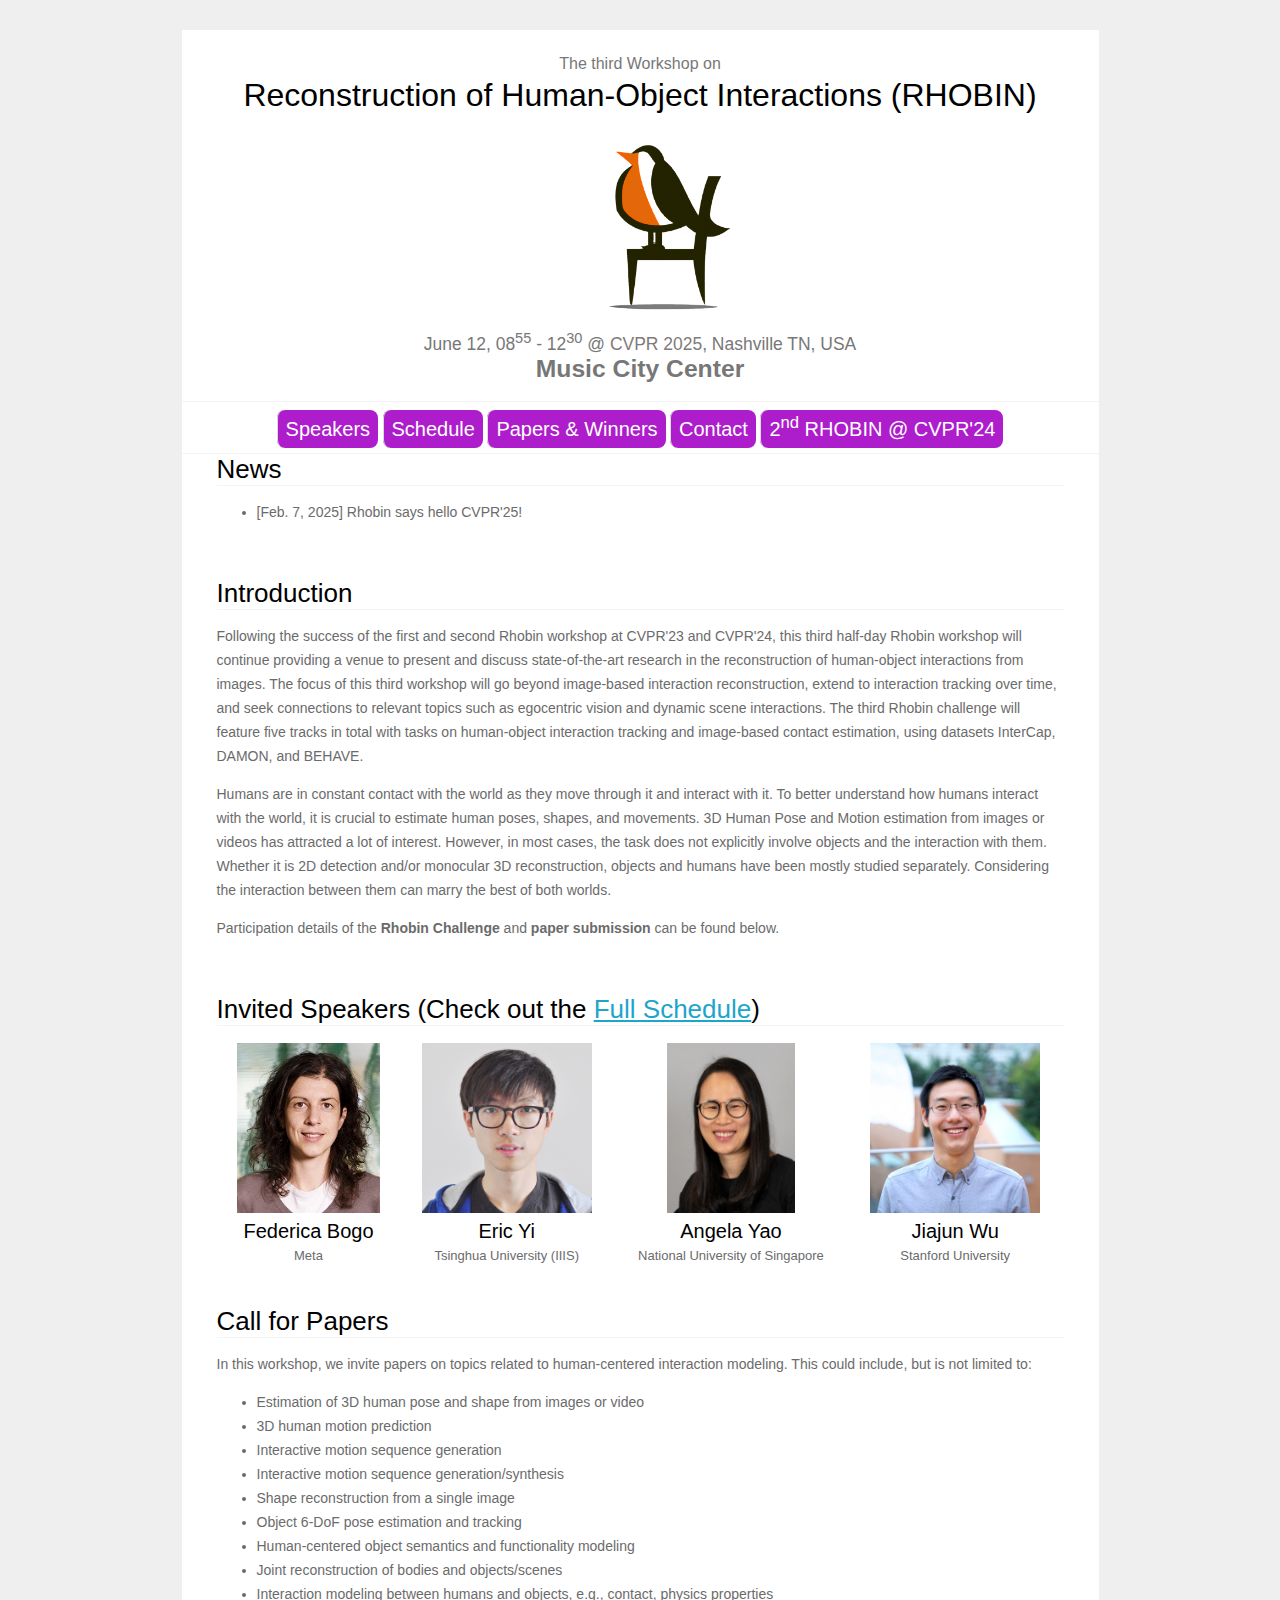
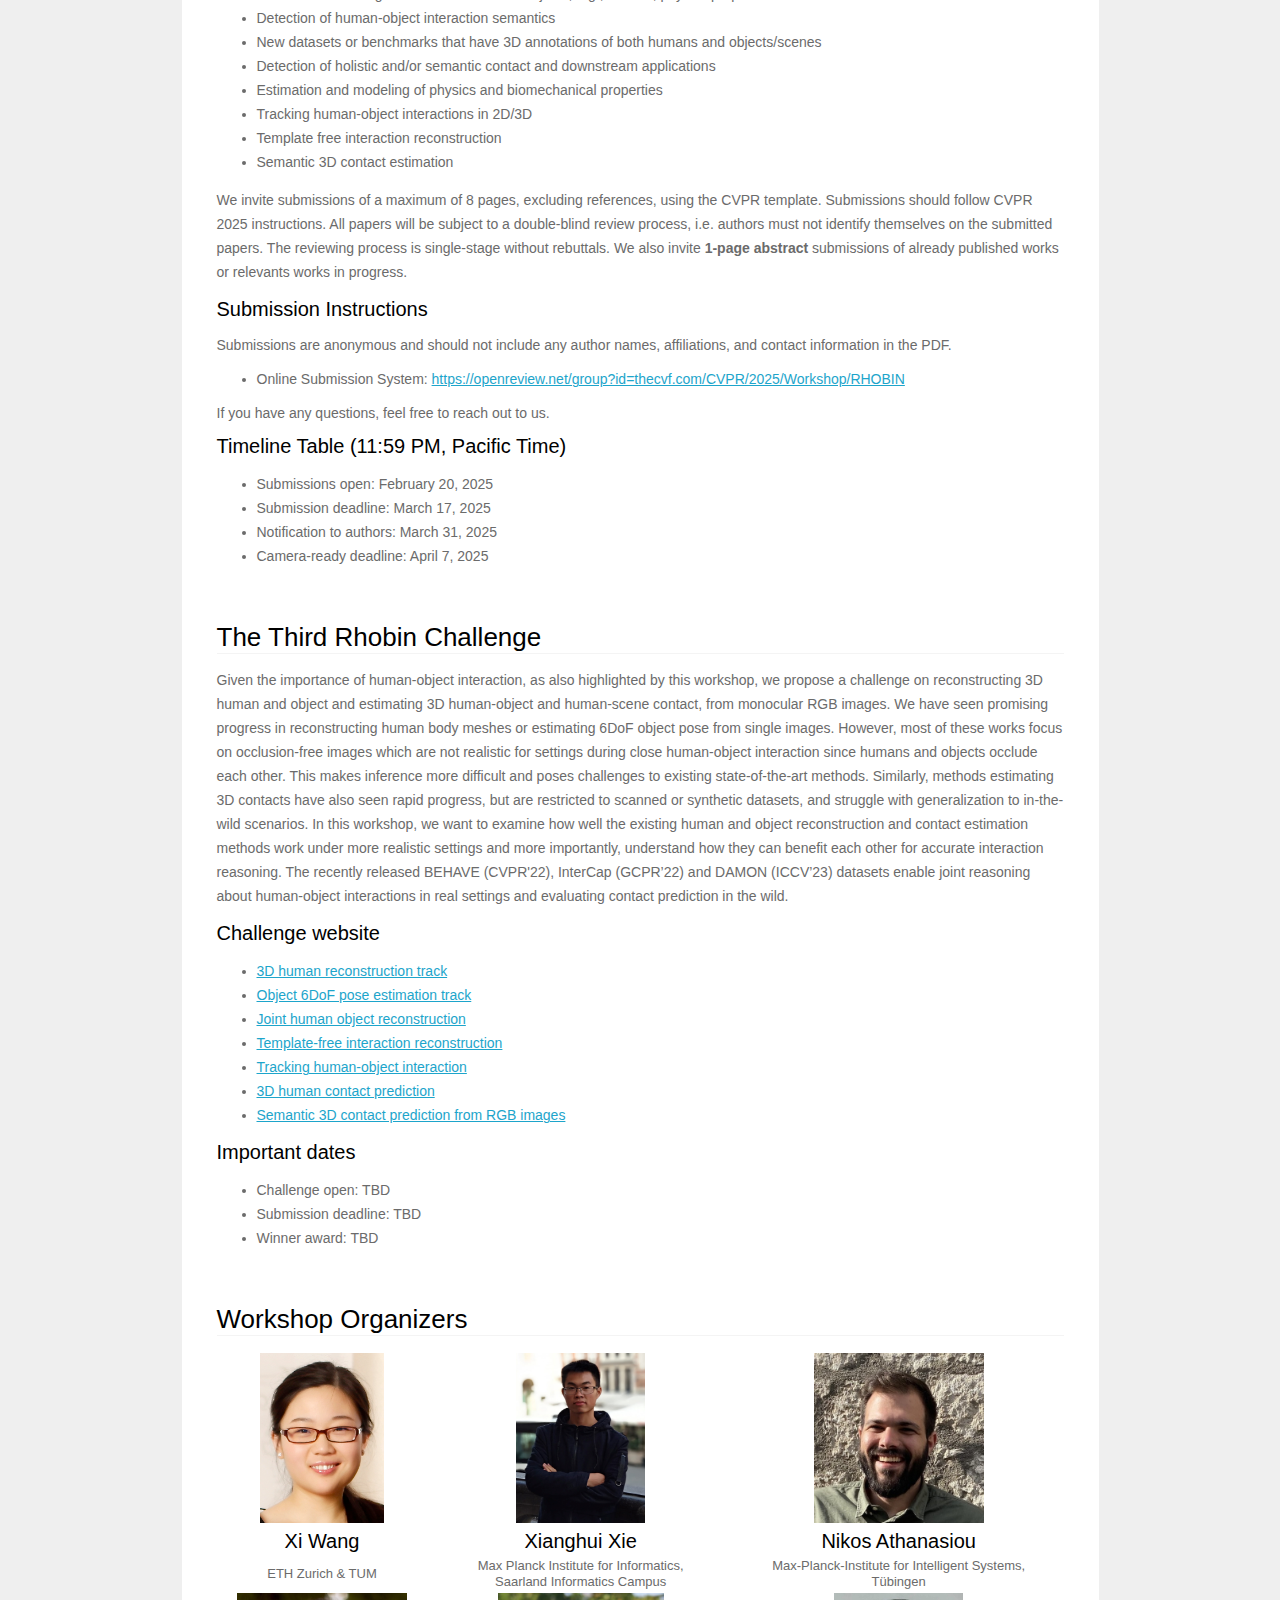
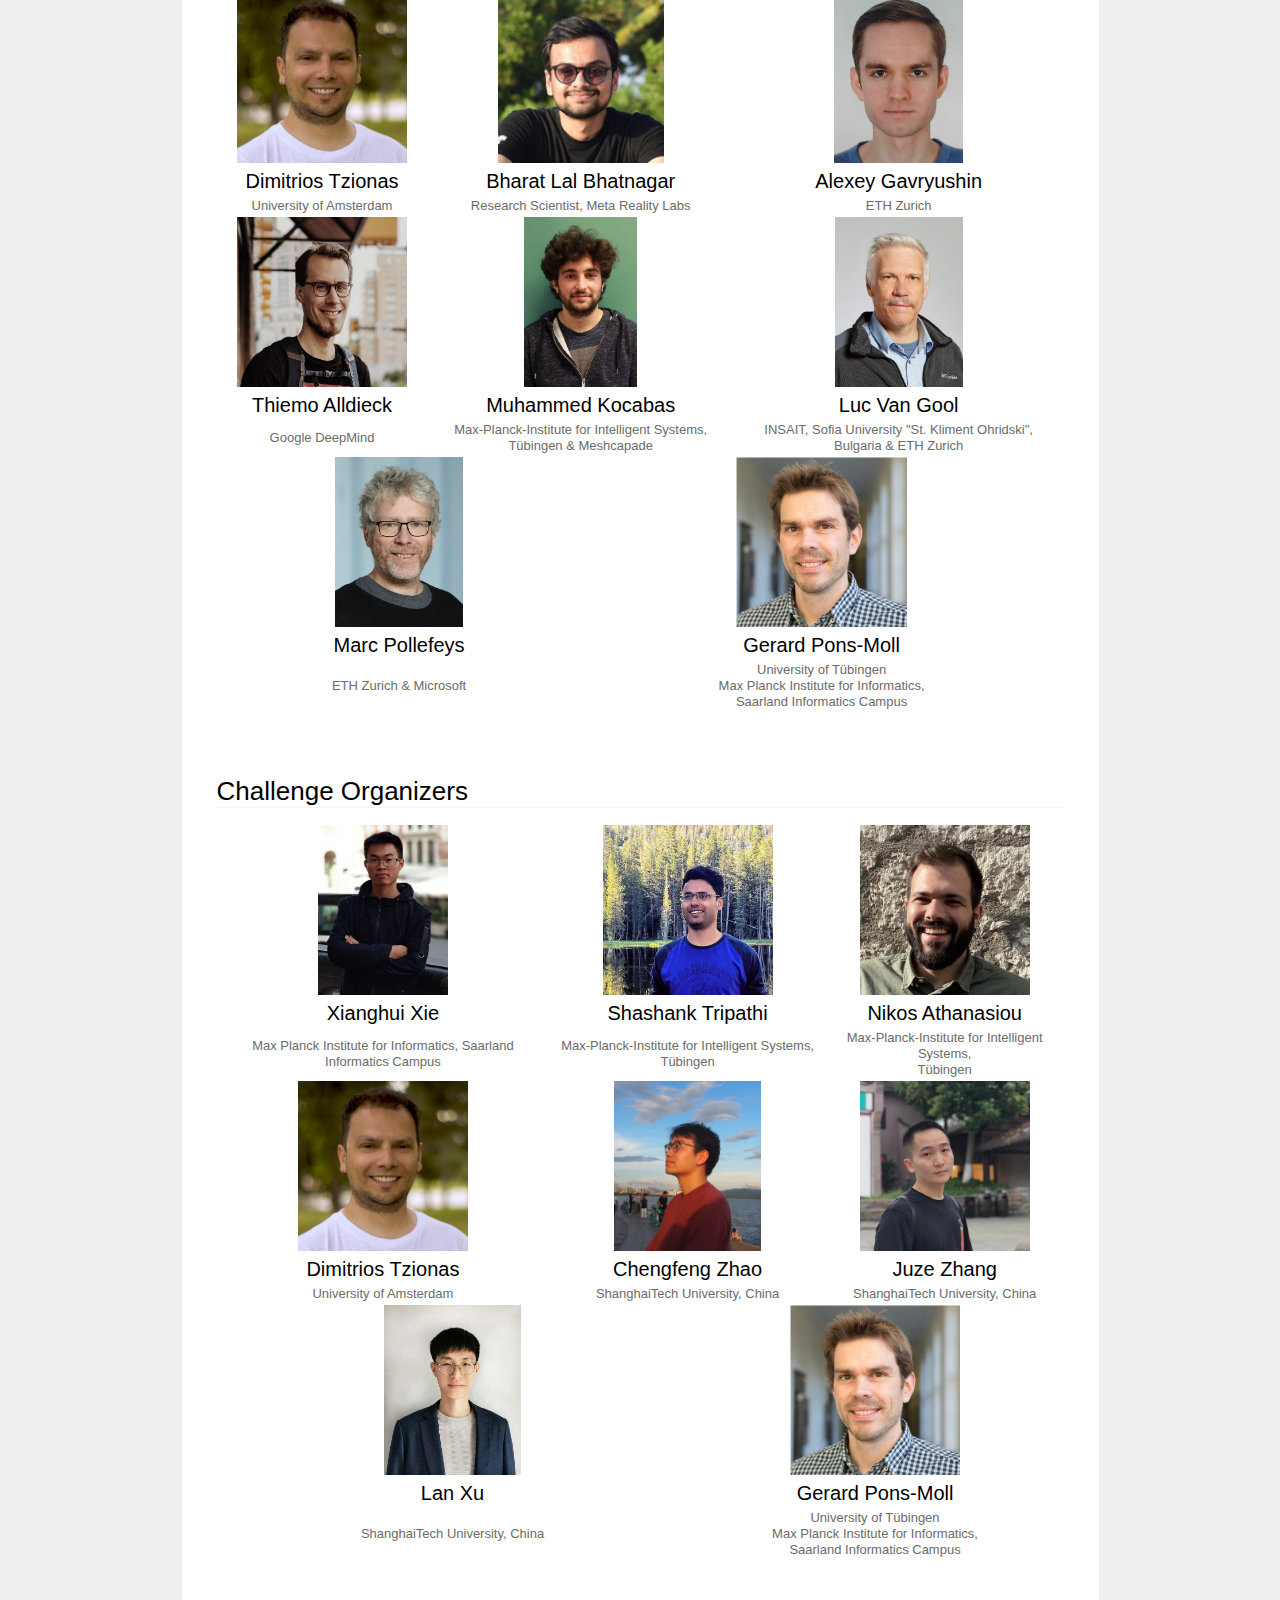
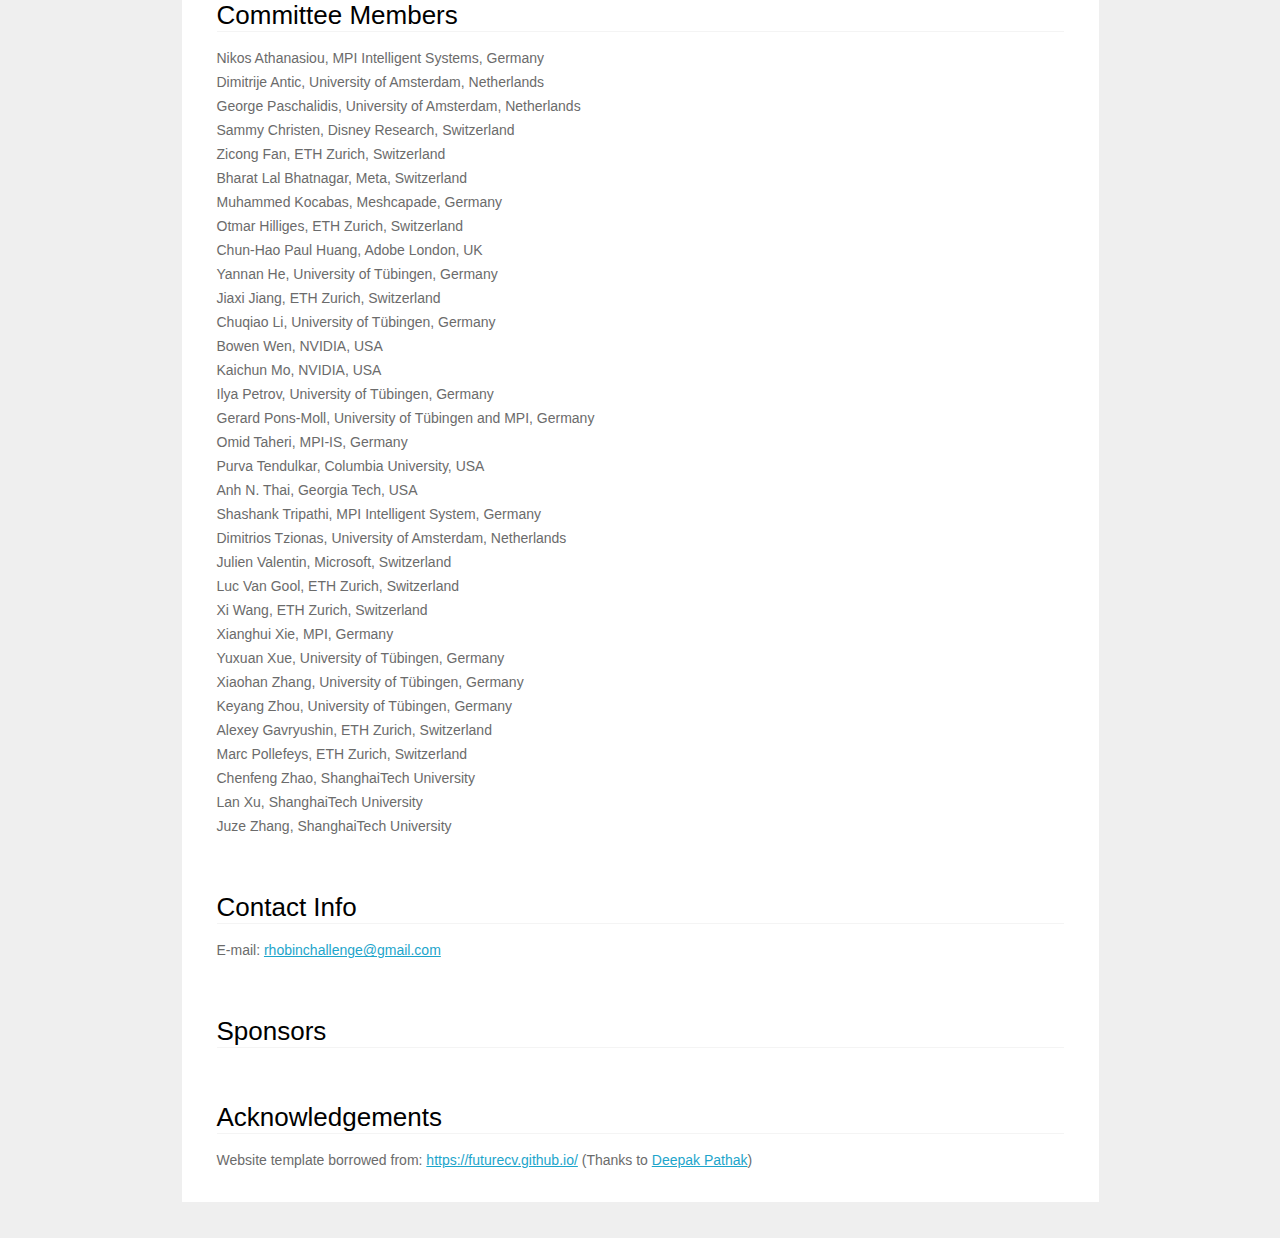
<file: index.html>
<!DOCTYPE html>
<html xmlns="http://www.w3.org/1999/xhtml">
  <head>
    <title>3rd RHOBIN Workshop@CVPR25</title>
    <meta http-equiv="content-type" content="text/html; charset=utf-8" />
    <link href="data/default.css" rel="stylesheet" type="text/css" />
    <link rel="icon" type="image/png" href="./data/rhobin-logo.png" />
    <meta property='og:title' content='RHOBIN Workshop: Reconstruction of Human-Object Interactions @ CVPR25'/>
    <meta property='og:url' content='https://rhobin-challenge.github.io/' />
    <meta property="og:type" content="website" />
  </head>

  <body>
    <div id="header">
      <div id="logo">
    <h1>
        <center>
             <span style="font-size:50%;color:#777;font-weight:normal">The third Workshop on</span><br>
             Reconstruction of Human-Object Interactions (RHOBIN)
        </center>
    </h1><br>
  <div class="my-image-box-header">
  <center>
    <img src="./data/rhobin-logo-no-bg.png" alt="rhobin-logo" width="128" height="168">
  </center>
    
  </div>
  <h2>
    <center>
      <span style="font-size:92%;color:#777;font-weight:normal">June 12, 08<sup>55</sup> - 12<sup>30</sup> @
          <a href="https://cvpr2025.thecvf.com/" target="_blank">CVPR 2025</a>, Nashville TN, USA</span><br>
      <span style="font-size:130%;color:#777;font-weight:bold">Music City Center</span>
    </center>
    </h2><br>
</div>

<div id="menu">
    <center>
      <ul>
        <li><a href="#speakers">Speakers</a></li>
        <li><a href="./schedule.html" accesskey="2">Schedule</a></li>
        <li><a href="./papers.html" accesskey="3">Papers & Winners</a></li>
        <li><a href="#contact">Contact</a></li>
        <li><a href="https://cvpr.thecvf.com/virtual/2024/workshop/23605" accesskey="3">2<sup>nd</sup> RHOBIN @ CVPR'24</a></li>
      </ul>
    </center>
</div>


<button onclick="topFunction()" id="myBtn" title="Go to top">Top</button>

<script>
//Get the button
var mybutton = document.getElementById("myBtn");

// When the user scrolls down 20px from the top of the document, show the button
window.onscroll = function() {scrollFunction()};

function scrollFunction() {
      if (document.body.scrollTop > 20 || document.documentElement.scrollTop > 20) {
              mybutton.style.display = "block";
                } else {
                        mybutton.style.display = "none";
                          }
}

// When the user clicks on the button, scroll to the top of the document
function topFunction() {
      document.body.scrollTop = 0;
        document.documentElement.scrollTop = 0;
}
</script>


    <div id="content">
<h2>News</h2>
<p>
<ul>
  <li>
    [Feb. 7, 2025] Rhobin says hello CVPR'25!
  </li>
</ul>
</p>


<h2>Introduction</h2>
<!-- <p>
  Following the success of the first Rhobin workshop at CVPR'23, this second half-day Rhobin workshop 
  will continue providing a venue to present and discuss state-of-the-art research in the reconstruction 
  of human-object interactions from images. The focus of this second workshop will go beyond image-based 
  interaction reconstruction, extend to interaction tracking over time,  and seek connections to relevant 
  topics such as egocentric vision and dynamic scene interactions. The second Rhobin challenge will feature
  five tracks in total with two new tasks on human-object interaction tracking and image-based contact 
  estimation, using two new datasets InterCap and DAMON along with BEHAVE.  
</p> -->
<p>
  Following the success of the first and second Rhobin workshop at CVPR'23 and CVPR'24, this third half-day Rhobin workshop 
  will continue providing a venue to present and discuss state-of-the-art research in the reconstruction 
  of human-object interactions from images. The focus of this third workshop will go beyond image-based 
  interaction reconstruction, extend to interaction tracking over time, and seek connections to relevant 
  topics such as egocentric vision and dynamic scene interactions. The third Rhobin challenge will feature
  five tracks in total with tasks on human-object interaction tracking and image-based contact 
  estimation, using datasets InterCap, DAMON, and BEHAVE.
</p>
<p>
  Humans are in constant contact with the world as they move through it and interact with it. To better 
  understand how humans interact with the world, it is crucial to estimate human poses, shapes, and movements. 
  3D Human Pose and Motion estimation from images or videos has attracted a lot of interest. However, in most 
  cases, the task does not explicitly involve objects and the interaction with them. Whether it is 2D detection 
  and/or monocular 3D reconstruction, objects and humans have been mostly studied separately. Considering the 
  interaction between them can marry the best of both worlds. 
</p>

  <p>Participation details of the <b>Rhobin Challenge</b> and <b>paper submission</b> can be found below.
  </p>
    
<h2 id="speakers">Invited Speakers (Check out the <a href="./schedule.html">Full Schedule</a>)</h2>
<center>

<table style="width:100%">
<p>

<tr>
    <td><center><a href="https://fbogo.github.io" target="_blank"> <img alt src="data/federica_bogo.jpg" height="170"/> </a></center> </td>
    <td><center><a href="https://ericyi.github.io" target="_blank"><img alt src="data/eric_yi.jpg" height="170"/> </a></center></td>
    <td><center><a href="https://www.comp.nus.edu.sg/~ayao" target="_blank"> <img alt src="data/angela_yao.png" height="170"/> </a></center> </td>
    <td><center><a href="https://jiajunwu.com" target="_blank"> <img alt src="data/jiajun_wu.jpg" height="170"/> </a></center> </td>
</tr>
<tr>
    <td> <center> <h3> Federica Bogo </h3> </center></td>
    <td> <center> <h3> Eric Yi </h3> </center></td>
    <td> <center> <h3> Angela Yao </h3> </center></td>
    <td> <center> <h3> Jiajun Wu </h3> </center></td>
</tr>
<tr>
    <td> <center> <font size= "2">Meta</font></center> </td>
    <td> <center> <font size= "2">Tsinghua University (IIIS)</font></center> </td>
    <td> <center> <font size= "2">National University of Singapore</font></center> </td>
    <td> <center> <font size= "2">Stanford University</font></center> </td>
</tr>

<!--
<tr>
</tr>
<tr> 
</tr>
<tr>
</tr>
<tr><td></td></tr>
<tr><td></td></tr>
<tr><td></td></tr>
<tr><td></td></tr>
<tr><td></td></tr>
<tr><td></td></tr>
-->

</p>
</table>
</center>

<!-- (Check out the <a href="./papers.html">Accepted Papers</a>) -->
<h2 id="cfp">Call for Papers </h2>
<p>
  In this workshop, we invite papers on topics related to human-centered interaction modeling.
  This could include, but is not limited to:
</p>
  <p>
      <ul>
        <li>Estimation of 3D human pose and shape from images or video</li>
        <li>3D human motion prediction</li>
        <li>Interactive motion sequence generation</li>
        <li>Interactive motion sequence generation/synthesis</li>
        <li>Shape reconstruction from a single image</li>
        <li>Object 6-DoF pose estimation and tracking</li>
        <li>Human-centered object semantics and functionality modeling</li>
        <li>Joint reconstruction of bodies and objects/scenes</li>
        <li>Interaction modeling between humans and objects, e.g., contact, physics properties</li>
        <li>Detection of human-object interaction semantics</li>
        <li>New datasets or benchmarks that have 3D annotations of both humans and objects/scenes</li>
        <li>Detection of holistic and/or semantic contact and downstream applications</li>
        <li>Estimation and modeling of physics and biomechanical properties</li>
        <li>Tracking human-object interactions in 2D/3D</li>
        <li>Template free interaction reconstruction</li>
        <li>Semantic 3D contact estimation</li>
  </ul>
  </p>
  
<p>
  <p>We invite submissions of a maximum of 8 pages, excluding references, using the CVPR template. Submissions should follow CVPR 2025 instructions. All papers will be subject to a double-blind review process, i.e. authors must not identify themselves on the submitted papers. The reviewing process is single-stage without rebuttals.
    We also invite <b>1-page abstract</b> submissions of already published works or relevants works in progress.
  
    <h3>Submission Instructions</h3>
<br>
  Submissions are anonymous and should not include any author names, affiliations, and contact information in the PDF.
  <ul>
    <li>Online Submission System: <a href="https://openreview.net/group?id=thecvf.com/CVPR/2025/Workshop/RHOBIN" target="_blank">https://openreview.net/group?id=thecvf.com/CVPR/2025/Workshop/RHOBIN</a></li>
    <!-- <li>Submission Format: <a href="https://github.com/cvpr-org/author-kit/releases/tag/CVPR2024-v2" target="_blank">official CVPR template</a>  (double column; no more than 8 pages, excluding reference).</li> -->

  </ul>
  If you have any questions, feel free to reach out to us.
  </p>
 
  <h3>Timeline Table (11:59 PM, Pacific Time)</h3>
  <ul>
      <li>Submissions open: February 20, 2025</li>
      <li>Submission deadline: March 17, 2025</li>
      <li>Notification to authors: March 31, 2025</li>
      <li>Camera-ready deadline: April 7, 2025</li>
      <!--
      <li>Full-paper submission deadline: March 20, 2025</li>
      <li>Notification to authors: April 3, 2025</li>
      <li>1-page Abstract submission deadline: May 15, 2025</li>
      <li>Camera-ready deadline: April 14, 2025</li>
      <li>Workshop: June 15 PM, 2025</li>
      -->
  </ul>
</p>

  <!-- 
UPDATE WITH CVPR 2025
  <h3>Poster Presentation (June 17 3:15-4:00 PM, Pacific Time)</h3>
<br>
We will provide you with a poster board in our workshop seminar room. The workshop lasts for half a day and you can hang your poster there during that time. We will also have a 45-minute poster session at 3:15-4:00pm PST.
We use the same size as the CVPR poster hence you can also use the same poster template here:
https://media.eventhosts.cc/Conferences/CVPR2024/cvpr24_poster_template.pptx
You can find more information regarding workshop posters here (under Workshop Posters):
https://cvpr.thecvf.com/Conferences/2024/PosterPrintingInformation 

If you encounter any problems, please don't hesitate to contact us at rhobinchallenge@gmail.com.  -->

<h2 id="cfp">The Third Rhobin Challenge</h2>
<p>
  Given the importance of human-object interaction, as also highlighted by this workshop, we 
  propose a challenge on reconstructing 3D human and object and estimating 3D human-object 
  and human-scene contact, from monocular RGB images. We have seen promising progress in 
  reconstructing human body meshes or estimating 6DoF object pose from single images. However, 
  most of these works focus on occlusion-free images which are not realistic for settings 
  during close human-object interaction since humans and objects occlude each other. This 
  makes inference more difficult and poses challenges to existing state-of-the-art methods. 
  Similarly, methods estimating 3D contacts have also seen rapid progress, but are restricted 
  to scanned or synthetic datasets, and struggle with generalization to in-the-wild scenarios.  
  In this workshop, we want to examine how well the existing human and object reconstruction 
  and contact estimation methods work under more realistic settings and more importantly, 
  understand how they can benefit each other for accurate interaction reasoning. The recently 
  released BEHAVE (CVPR'22), InterCap (GCPR’22) and DAMON (ICCV’23) datasets enable joint 
  reasoning about human-object interactions in real settings and evaluating contact prediction 
  in the wild. 
</p>
<h3>Challenge website</h3>
  <ul>
    <li><a href="https://codalab.lisn.upsaclay.fr/competitions/21687" target="_blank">3D human reconstruction track</a></li>
    <li><a href="https://codalab.lisn.upsaclay.fr/competitions/21755" target="_blank">Object 6DoF pose estimation track</a></li>
    <li><a href="https://codalab.lisn.upsaclay.fr/competitions/21752" target="_blank">Joint human object reconstruction</a></li>
    <li><a href="https://codalab.lisn.upsaclay.fr/competitions/21680" target="_blank">Template-free interaction reconstruction</a></li>
    <li><a href="https://codalab.lisn.upsaclay.fr/competitions/21697" target="_blank">Tracking human-object interaction</a></li>
    <li><a href="https://codalab.lisn.upsaclay.fr/competitions/21775" target="_blank">3D human contact prediction</a></li>
    <li><a href="https://codalab.lisn.upsaclay.fr/competitions/21781" target="_blank">Semantic 3D contact prediction from RGB images</a></li>
  </ul>
  
  <h3>Important dates</h3>
  <ul>
      <li>Challenge open: TBD</li>
      <li>Submission deadline: TBD</li>
      <li>Winner award: TBD</li>
  </ul>
  

<h2 id="organizers">Workshop Organizers</h2>
<center>

<table style="width:100%">
<p>

<tr>
  <td colspan="2"><center><a href="https://xiwang1212.github.io/homepage/" target="_blank"> <img alt src="data/xiwang.jpg" height="170"/> </a></center> </td>
  <td colspan="2"><center><a href="https://people.mpi-inf.mpg.de/~xxie/" target="_blank"> <img alt src="data/xianghui.png" height="170"/> </a></center> </td>
  <td colspan="2"><center><a href="https://is.mpg.de/~nathanasiou" target="_blank"> <img alt src="data/nathanasiou.jpg" height="170"/> </a></center> </td>
</tr>
<tr>
  <td colspan="2"> <center> <h3> Xi Wang </h3> </center></td>
  <td colspan="2"> <center> <h3> Xianghui Xie </h3> </center></td>
  <td colspan="2"> <center> <h3> Nikos Athanasiou </h3> </center></td>
</tr>
<tr>
  <td colspan="2"> <center> <font size= "2"> ETH Zurich & TUM</font></center> </td>
  <td colspan="2"> <center> <font size= "2"> Max Planck Institute for Informatics,<br>Saarland Informatics Campus</font></center> </td>
  <td colspan="2"> <center> <font size= "2"> Max-Planck-Institute for Intelligent Systems,<br>Tübingen</font></center> </td>
</tr>

<tr>
  <td colspan="2"><center><a href="https://dtzionas.com/" target="_blank"> <img alt src="data/dmitrios_tzionas.jpg" height="170"/> </a></center> </td>
  <td  colspan="2"><center><a href="https://virtualhumans.mpi-inf.mpg.de/people/Bhatnagar.html" target="_blank"><img alt src="data/bhatnagar.jpg" height="170"/> </a></center> </td>
  <td colspan="2"><center><a href="https://scholar.google.com/citations?user=BjEdv_AAAAAJ" target="_blank"> <img alt src="data/alexey_gavryushin.png" height="170"/> </a></center> </td>
</tr>
<tr>
  <td colspan="2"> <center> <h3> Dimitrios Tzionas </h3> </center></td>
  <td colspan="2"> <center> <h3> Bharat Lal Bhatnagar </h3> </center></td>
  <td colspan="2"> <center> <h3> Alexey Gavryushin </h3> </center></td>
</tr>
<tr>
  <td colspan="2"> <center> <font size= "2">University of Amsterdam</font></center> </td>
  <td colspan="2"> <center> <font size= "2"> Research Scientist, Meta Reality Labs </font></center> </td>
  <td colspan="2"> <center> <font size= "2"> ETH Zurich </font></center> </td>
</tr>

<tr>
  <td colspan="2"><center><a href="https://research.google/people/107250/" target="_blank"> <img alt src="data/thiemo_alldieck.png" height="170"/> </a></center> </td>
  <td colspan="2"><center><a href="https://ait.ethz.ch/people/mkocabas" target="_blank"><img alt src="data/muhammed_kocabas.jpg" height="170"/> </a></center> </td>
  <td colspan="2"><center><a href="https://insait.ai/prof-luc-van-gool/" target="_blank"> <img alt src="data/luc_van_gool.jpeg" height="170"/> </a></center> </td>
</tr>
<tr>
  <td colspan="2"> <center> <h3> Thiemo Alldieck  </h3> </center></td>
  <td colspan="2"> <center> <h3> Muhammed Kocabas </h3> </center></td>
  <td colspan="2"> <center> <h3> Luc Van Gool</h3> </center></td>
</tr>
<tr>
  <td colspan="2"> <center> <font size= "2"> Google DeepMind </font></center> </td>
  <td colspan="2"> <center> <font size= "2"> Max-Planck-Institute for Intelligent Systems,<br>Tübingen & Meshcapade</font></center> </td>
  <td colspan="2"> <center> <font size= "2"> INSAIT, Sofia University &quot;St. Kliment Ohridski&quot;,<br>Bulgaria & ETH Zurich</font></center> </td>
</tr>

<tr>
  <td colspan="3"><center><a href="https://people.inf.ethz.ch/marc.pollefeys/" target="_blank"> <img alt src="data/marc_pollefeys.jpg" height="170"/> </a></center> </td>
  <td colspan="3"><center><a href="https://virtualhumans.mpi-inf.mpg.de/people/pons-moll.html" target="_blank"><img alt src="data/GPM_new_crop.png" height="170"/> </a></center> </td>
</tr>
<tr>
  <td colspan="3"> <center> <h3> Marc Pollefeys  </h3> </center></td>
  <td colspan="3"> <center> <h3> Gerard Pons-Moll </h3> </center></td>
</tr>
<tr>
  <td colspan="3"> <center> <font size= "2"> ETH Zurich & Microsoft</font></center> </td>
  <td colspan="3"> <center> <font size= "2"> University of Tübingen <br>Max Planck Institute for Informatics,<br>Saarland Informatics Campus</font></center> </td>
</tr>


<tr><td></td></tr>
<tr><td></td></tr>
<tr><td></td></tr>
<tr><td></td></tr>
<tr><td></td></tr>
<tr><td></td></tr>

</p>
</table>
</center>

<h2 id="organizers">Challenge Organizers</h2>
<center>

<table style="width:100%">
<p>

<tr>
  <td colspan="2"><center><a href="https://people.mpi-inf.mpg.de/~xxie/" target="_blank"> <img alt src="data/xianghui.png" height="170"/> </a></center> </td>
  <td colspan="2"><center><a href="https://sha2nkt.github.io/" target="_blank"> <img alt src="data/shashank.jpg" height="170"/> </a></center> </td>
  <td colspan="2"><center><a href="https://is.mpg.de/~nathanasiou" target="_blank"> <img alt src="data/nathanasiou.jpg" height="170"/> </a></center> </td>
</tr>
<tr>
  <td colspan="2"> <center> <h3> Xianghui Xie </h3> </center></td>
  <td colspan="2"> <center> <h3> Shashank Tripathi </h3> </center></td>
  <td colspan="2"> <center> <h3> Nikos Athanasiou </h3> </center></td>
</tr>
<tr>
  <td colspan="2"> <center> <font size= "2">Max Planck Institute for Informatics, Saarland Informatics Campus </font></center> </td>
  <td colspan="2"> <center> <font size= "2">Max-Planck-Institute for Intelligent Systems, Tübingen </font></center> </td>
  <td colspan="2"> <center> <font size= "2"> Max-Planck-Institute for Intelligent Systems,<br>Tübingen </font></center> </td>
</tr>



<tr>
  <td colspan="2"><center><a href="https://dtzionas.com/" target="_blank"> <img alt src="data/dmitrios_tzionas.jpg" height="170"/> </a></center> </td>
  <td colspan="2"><center><a href="https://afterjourney00.github.io/" target="_blank"><img alt src="data/chengfeng_zhao.jpg" height="170"/> </a></center> </td>
  <td colspan="2"><center><a href="https://scholar.google.com/citations?user=qbovRUIAAAAJ" target="_blank"> <img alt src="data/juze_zhang.jpg" height="170"/> </a></center> </td>
</tr>
<tr>
  <td colspan="2"> <center> <h3> Dimitrios Tzionas </h3> </center></td>
  <td colspan="2"> <center> <h3> Chengfeng Zhao </h3> </center></td>
  <td colspan="2"> <center> <h3> Juze Zhang </h3> </center></td>
</tr>
<tr>
  <td colspan="2"> <center> <font size= "2">University of Amsterdam</font></center> </td>
  <td colspan="2"> <center> <font size= "2"> ShanghaiTech University, China </font></center> </td>
  <td colspan="2"> <center> <font size= "2"> ShanghaiTech University, China  </font></center> </td>
</tr>



<tr>
  <td colspan="3"><center><a href="https://www.xu-lan.com/" target="_blank"> <img alt src="data/lan_xu.jpg" height="170"/> </a></center> </td>
  <td colspan="3"><center><a href="https://virtualhumans.mpi-inf.mpg.de/people/pons-moll.html" target="_blank"> <img alt src="data/GPM_new_crop.png" height="170"/> </a></center> </td>
</tr>
<tr>
  <td colspan="3"> <center> <h3> Lan Xu </h3> </center></td>
  <td colspan="3"> <center> <h3> Gerard Pons-Moll </h3> </center></td>
</tr>
<tr>
  <td colspan="3"> <center> <font size= "2"> ShanghaiTech University, China </font></center> </td>
  <td colspan="3"> <center> <font size= "2"> University of Tübingen <br>Max Planck Institute for Informatics,<br>Saarland Informatics Campus</font></center> </td>
</tr>


</p>
</table>
</center>

<h2 id="Committee Members">Committee Members</h2>
<p>
  Nikos Athanasiou, MPI Intelligent Systems, Germany <br>
  Dimitrije Antic, University of Amsterdam, Netherlands <br>
  George Paschalidis, University of Amsterdam, Netherlands <br>
  Sammy Christen, Disney Research, Switzerland  <br>
  Zicong Fan, ETH Zurich, Switzerland <br>
  Bharat Lal Bhatnagar, Meta, Switzerland <br>
  Muhammed Kocabas, Meshcapade, Germany <br>
  Otmar Hilliges, ETH Zurich, Switzerland <br>
  Chun-Hao Paul Huang, Adobe London, UK <br>
  Yannan He, University of Tübingen, Germany <br>
  Jiaxi Jiang, ETH Zurich, Switzerland <br>
  Chuqiao Li, University of Tübingen, Germany <br>
  Bowen Wen, NVIDIA, USA <br>
  Kaichun Mo, NVIDIA, USA <br>
  Ilya Petrov, University of Tübingen, Germany <br>
  Gerard Pons-Moll, University of Tübingen and MPI, Germany <br>
  Omid Taheri, MPI-IS, Germany <br>
  Purva Tendulkar, Columbia University, USA <br>
  Anh N. Thai, Georgia Tech, USA <br>
  Shashank Tripathi, MPI Intelligent System, Germany <br>
  Dimitrios Tzionas, University of Amsterdam, Netherlands <br>
  Julien Valentin, Microsoft, Switzerland <br>
  Luc Van Gool, ETH Zurich, Switzerland <br>
  Xi Wang, ETH Zurich, Switzerland <br>
  Xianghui Xie, MPI, Germany  <br>
  Yuxuan Xue, University of Tübingen, Germany <br>
  Xiaohan Zhang, University of Tübingen, Germany <br>
  Keyang Zhou, University of Tübingen, Germany <br>
  Alexey Gavryushin, ETH Zurich, Switzerland <br>
  Marc Pollefeys, ETH Zurich, Switzerland <br>
  Chenfeng Zhao, ShanghaiTech University <br>
  Lan Xu, ShanghaiTech University <br>
  Juze Zhang, ShanghaiTech University

</p>

<h2 id="contact">Contact Info</h2>
<p>E-mail: 
<a href="mailto:rhobinchallenge@gmail.com" target="_blank">rhobinchallenge@gmail.com</a>
</p>

<h2 id="sponsors">Sponsors</h2>
<p>
    <!-- ADD AND CHANGE SPONSORS HERE
    The Second RHOBIN Challenge has been generously supported by:
    <center>
    <table style="width:100%">
        <tr>
            <td> <center> <img alt src="data/meshcapade.png" height="120"/> </center></td>
            <td> <center> <img alt src="data/spreeai.png" height="90"/> </center></td>
            <td> <center> <img alt src="data/Apple_Logo_Black.png" height="170"/> </center></td>
        </tr>
    </table>
    </center> -->
</p>

<h2 id="acknowledgements">Acknowledgements</h2>
<p>Website template borrowed from: 
<a href="https://futurecv.github.io/" target="_blank">https://futurecv.github.io/</a>
(Thanks to <a href="https://www.cs.cmu.edu/~dpathak/" target="_blank">Deepak Pathak</a>)
</p>


<div style="clear: both;">&nbsp;</div>
</div><br><br>

</body>
</html>
</file>
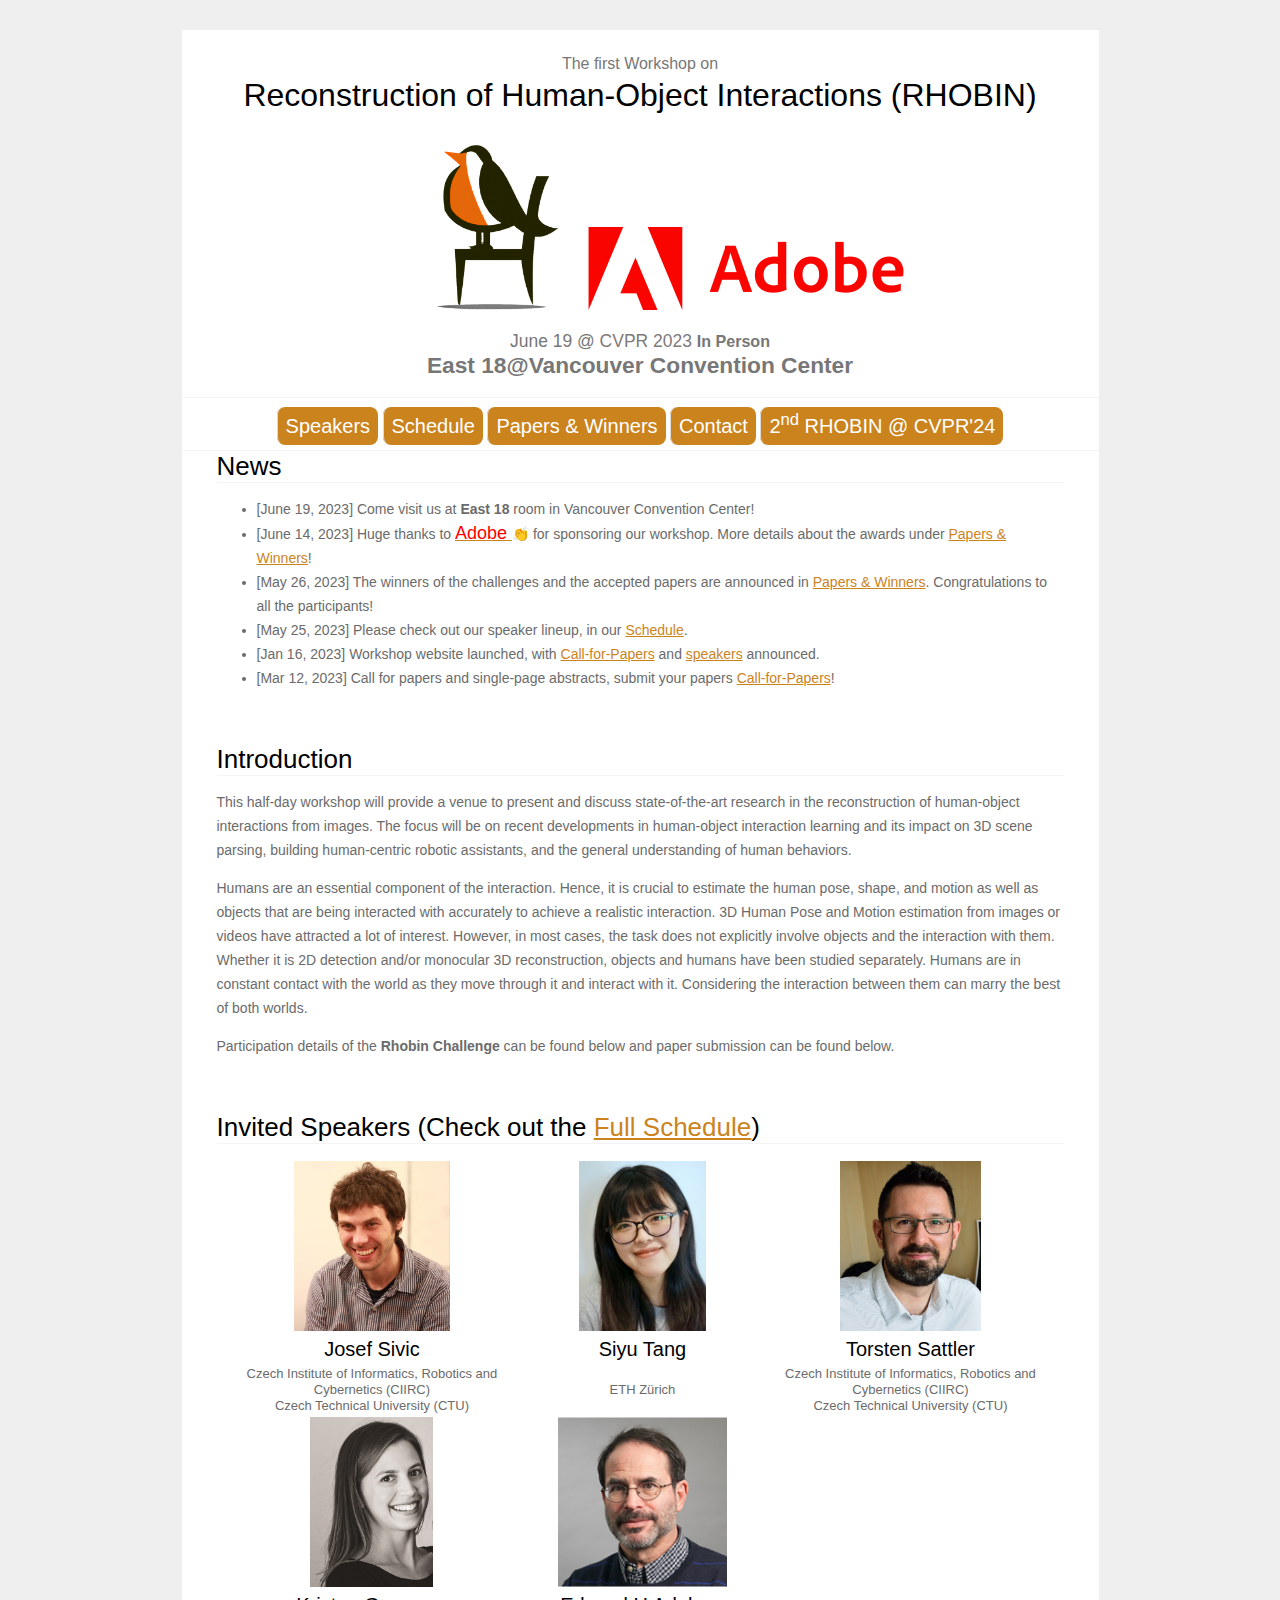
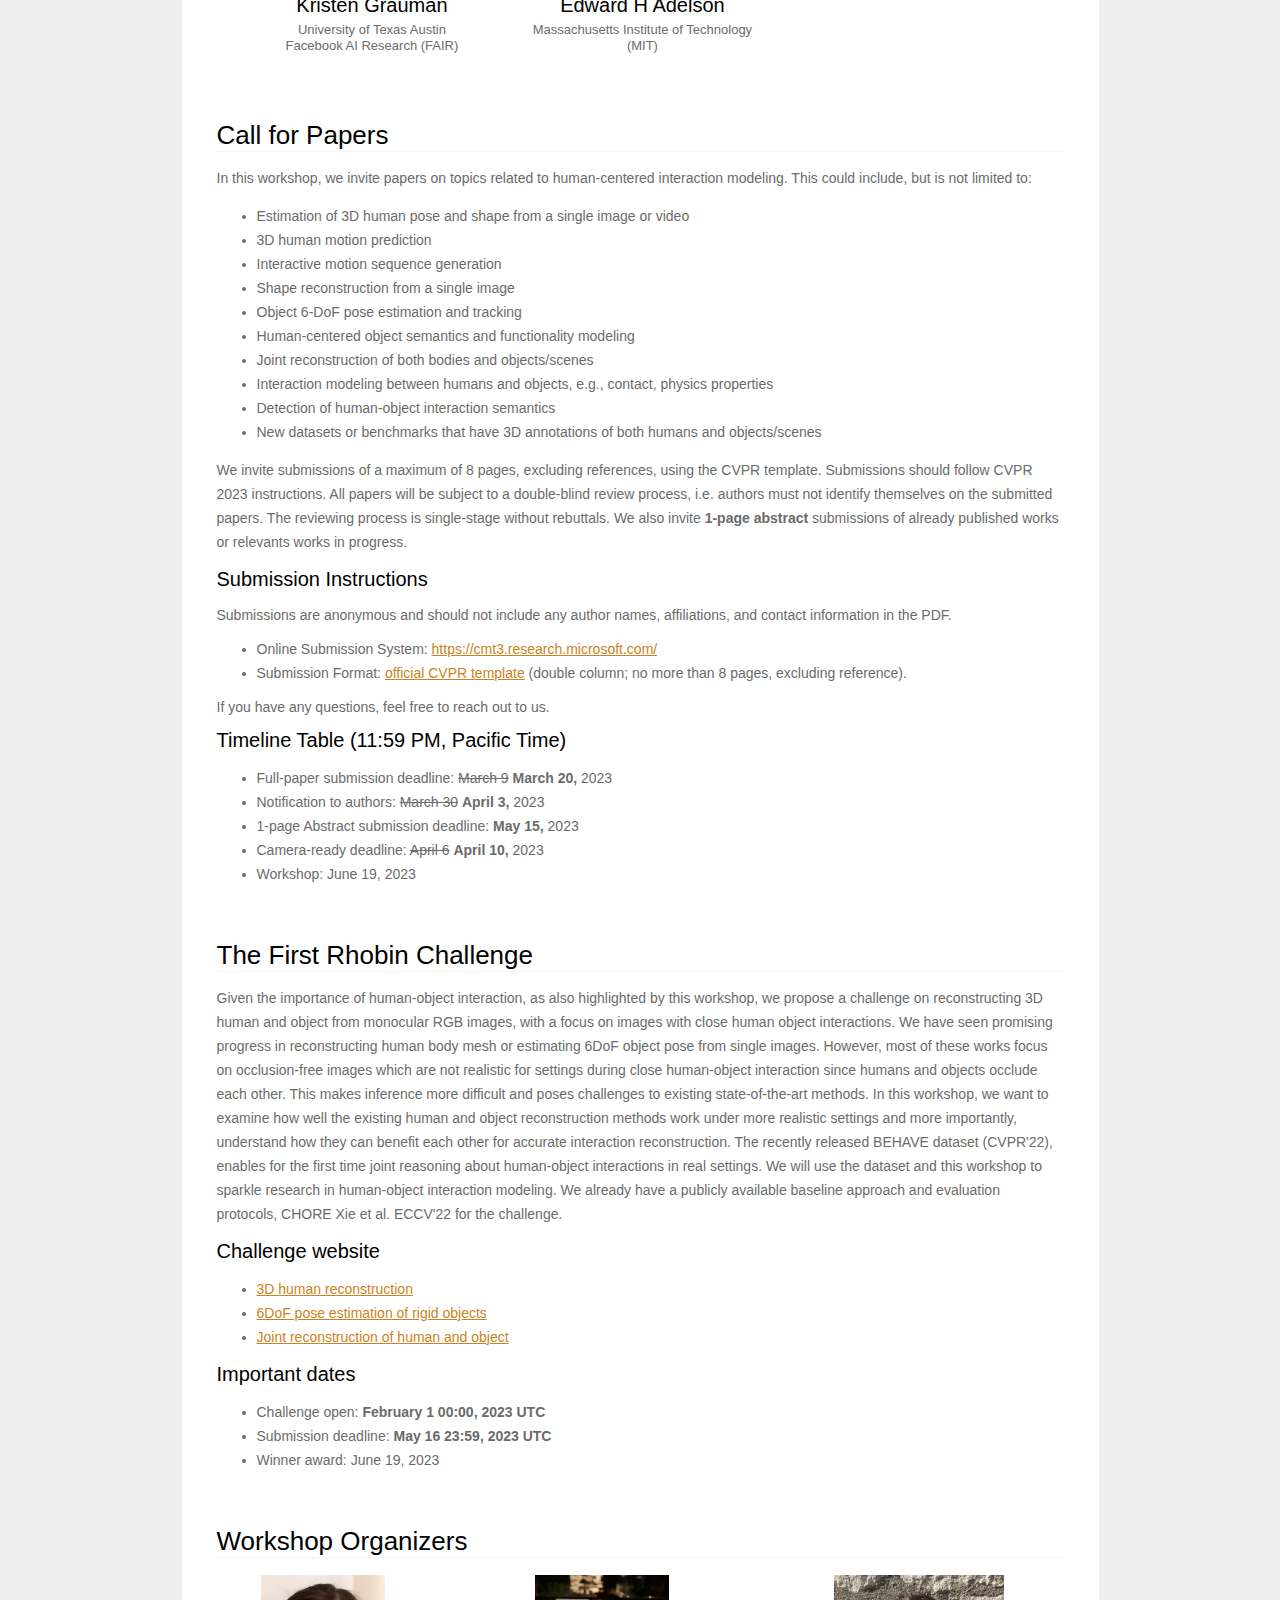
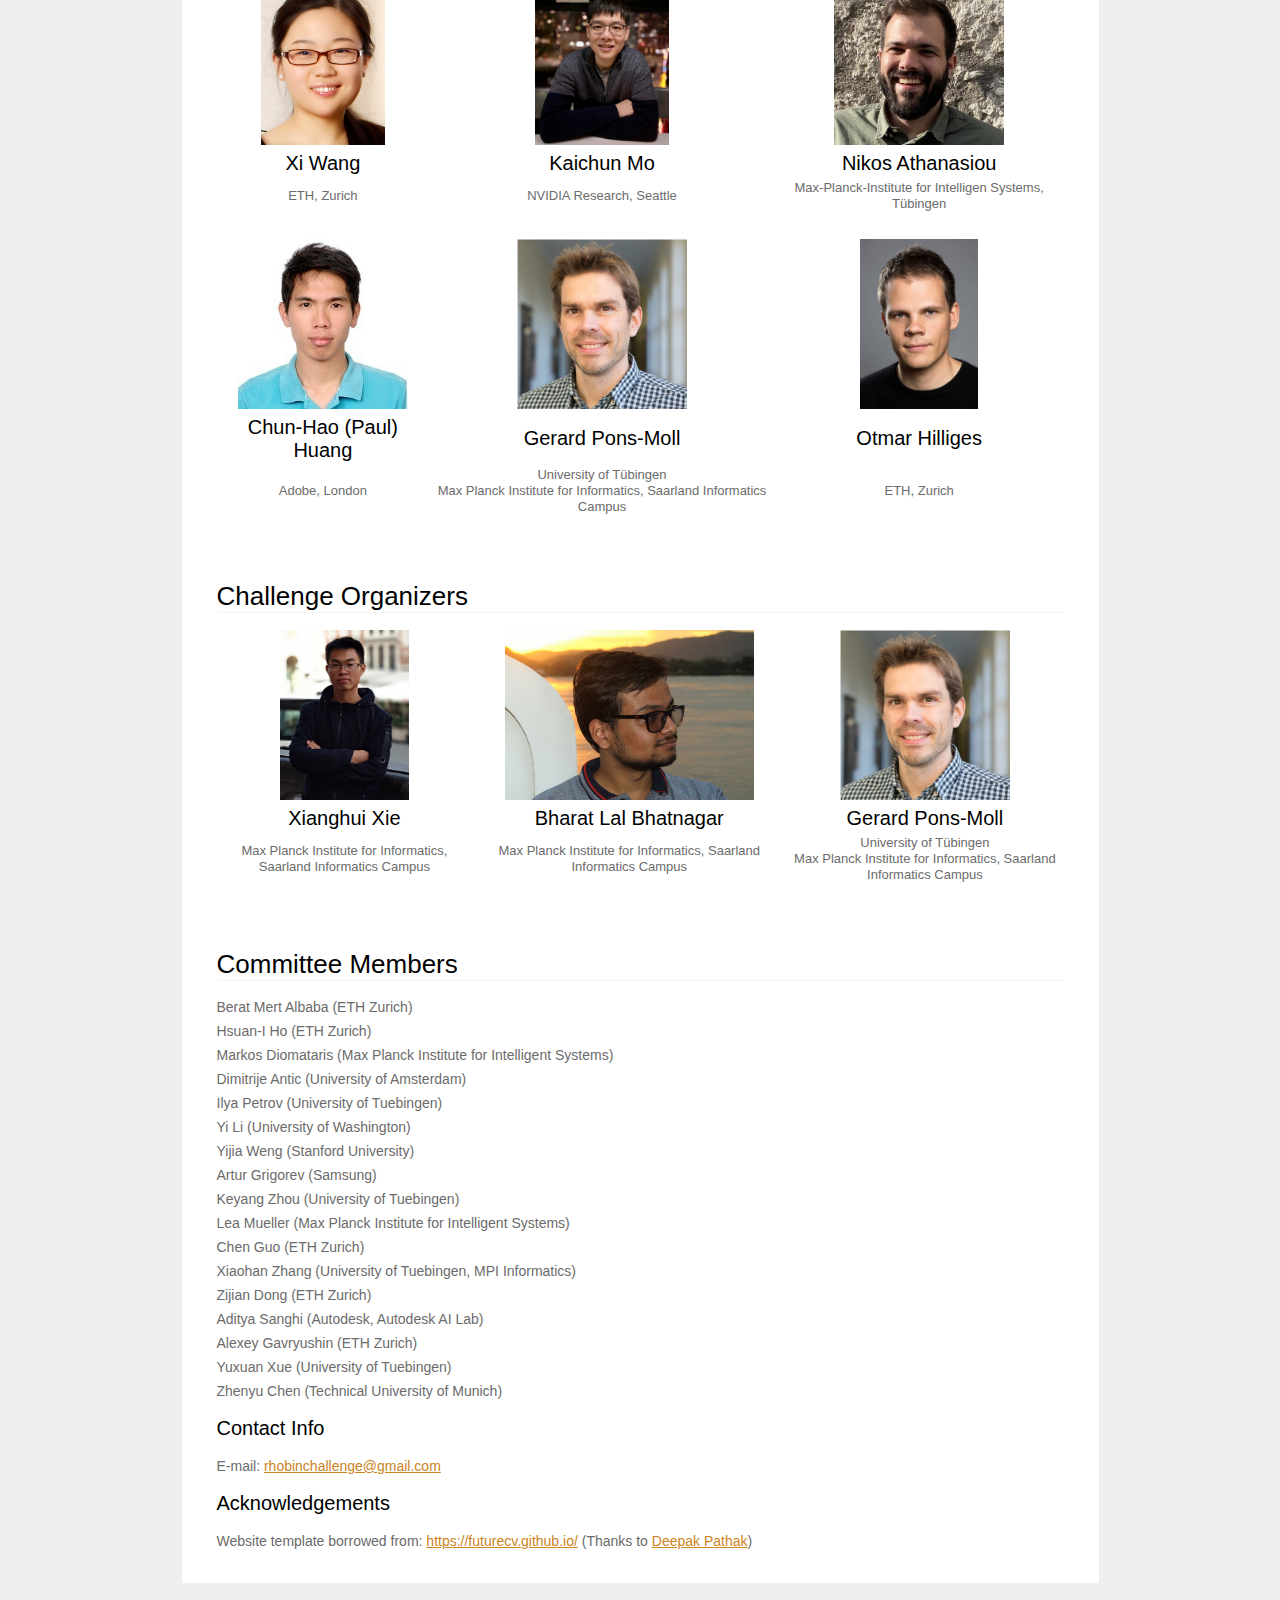
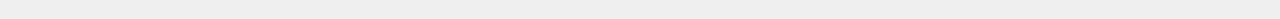
<file: cvpr23/index.html>
<!DOCTYPE html PUBLIC "-//W3C//DTD XHTML 1.0 Strict//EN" "http://www.w3.org/TR/xhtml1/DTD/xhtml1-strict.dtd">
<html xmlns="http://www.w3.org/1999/xhtml">
  <head>
    <title>RHOBIN Workshop@CVPR23</title>
    <meta http-equiv="content-type" content="text/html; charset=utf-8" />
    <link href="data/default.css" rel="stylesheet" type="text/css" />
    <link rel="icon" type="image/png" href="./data/rhobin-logo.png" />
    <meta property='og:title' content='RHOBIN Workshop: Reconstruction of Human-Object Interactions @ CVPR23'/>
    <meta property='og:url' content='https://rhobin-challenge.github.io/' />
    <meta property="og:type" content="website" />
  </head>

  <body>
    <div id="header">
      <div id="logo">
	<h1>
		<center>
	    	 <span style="font-size:50%;color:#777;font-weight:normal">The first Workshop on</span><br>
             Reconstruction of Human-Object Interactions (RHOBIN)
             
		</center>
	</h1><br>
  <div class="my-image-box-header">
   <center><img src="./data/rhobin-logo-no-bg.png" alt="rhobin-logo" width="128" height="168">
    <img src="data/Adobe_Corporate_logo.svg.png" width="320" height="83"> 

  </center>
    
  </div>
  <h2>
    <center>
      <span style="font-size:92%;color:#777;font-weight:normal">June 19 @ 
          <a href="https://cvpr2023.thecvf.com/" target="_blank">CVPR 2023</a> 
      <span style="font-size:92%;color:#777;font-weight:bold">In Person</span><br>
      <span style="font-size:130%;color:#777;font-weight:bold">East 18@Vancouver Convention Center</span>      
    </center>
	</h2><br>
</div>

<div id="menu">
    <center>
      <ul>
        <li><a href="#speakers">Speakers</a></li>
        <li><a href="./schedule.html" accesskey="2">Schedule</a></li>
        <li><a href="./papers.html" accesskey="3">Papers & Winners</a></li>
        <li><a href="#contact">Contact</a></li>
        <li><a href="../index.html" accesskey="3">2<sup>nd</sup> RHOBIN @ CVPR'24</a></li>
      </ul>
    </center>
</div>


<button onclick="topFunction()" id="myBtn" title="Go to top">Top</button>

<script>
//Get the button
var mybutton = document.getElementById("myBtn");

// When the user scrolls down 20px from the top of the document, show the button
window.onscroll = function() {scrollFunction()};

function scrollFunction() {
      if (document.body.scrollTop > 20 || document.documentElement.scrollTop > 20) {
              mybutton.style.display = "block";
                } else {
                        mybutton.style.display = "none";
                          }
}

// When the user clicks on the button, scroll to the top of the document
function topFunction() {
      document.body.scrollTop = 0;
        document.documentElement.scrollTop = 0;
}
</script>


	<div id="content">
<h2>News</h2>
<p>
<ul>
  <li>
    [June 19, 2023] Come visit us at <strong> East 18 </strong> room in Vancouver Convention Center! 
  </li>

  <li>
    [June 14, 2023] Huge thanks to <a href="https://www.adobe.com"> <span style="font-size: 18px; color: #ff0000">Adobe </span> </a>&#128079; for sponsoring our workshop. More details about the awards under <a href="./papers.html">Papers & Winners</a>!
  </li>
  <li>
    [May 26, 2023] The winners of the challenges and the accepted papers are announced in <a href="./papers.html">Papers & Winners</a>. Congratulations to all the participants!
</li>
  <li>
    [May 25, 2023] Please check out our speaker lineup, in our <a href="#speakers">Schedule</a>.
</li>
  <li>
    [Jan 16, 2023] Workshop website launched, with <a href="#cfp">Call-for-Papers</a> and <a href="#speakers">speakers</a> announced.
</li>
<li>
[Mar 12, 2023] Call for papers and single-page abstracts, submit your papers <a href="#cfp">Call-for-Papers</a>!
</li>
</ul>
</p>


<h2>Introduction</h2>
<p>
This half-day workshop will provide a venue to present and discuss state-of-the-art research in
the reconstruction of human-object interactions from images. The focus will be on recent
developments in human-object interaction learning and its impact on 3D scene parsing, building
human-centric robotic assistants, and the general understanding of human behaviors.
</p>
<p>
Humans are an essential component of the interaction. Hence, it is crucial to estimate the
human pose, shape, and motion as well as objects that are being interacted with accurately to
achieve a realistic interaction. 3D Human Pose and Motion estimation from images or videos
have attracted a lot of interest. However, in most cases, the task does not explicitly involve
objects and the interaction with them. Whether it is 2D detection and/or monocular 3D
reconstruction, objects and humans have been studied separately. Humans are in constant
contact with the world as they move through it and interact with it. Considering the interaction
between them can marry the best of both worlds.
</p>

  <p>Participation details of the <b>Rhobin Challenge</b> can be found below and paper submission can be found below.
  </p>
	
<h2 id="speakers">Invited Speakers (Check out the <a href="./schedule.html">Full Schedule</a>)</h2>
<center>

<table style="width:100%">
<p>

<tr>
<td><center><a href="http://people.ciirc.cvut.cz/~sivic/" target="_blank"> <img alt src="data/josef_sivic.jpg" height="170"/> </a></center> </td>
<td><center><a href="https://vlg.inf.ethz.ch/team/Prof-Dr-Siyu-Tang.html" target="_blank"><img alt src="data/siyu.jpeg" height="170"/> </a></center> </td>
<td><center><a href="https://tsattler.github.io/" target="_blank"><img alt src="data/Torsten_profile_small.jpg" height="170"/> </a></center></td>
</tr>
    <tr>
        <td> <center> <h3> Josef Sivic</h3> </center></td>
        <td> <center> <h3> Siyu Tang</h3> </center></td>
        <td> <center> <h3> Torsten Sattler</h3> </center></td>
        </tr>
        <tr>
            <td> <center> <font size= "2">Czech Institute of Informatics, Robotics and Cybernetics (CIIRC)<br>Czech Technical University (CTU)</font></center> </td>
            <td> <center> <font size= "2">ETH Zürich</font></center> </td>
            <td> <center> <font size= "2">Czech Institute of Informatics, Robotics and Cybernetics (CIIRC)<br>Czech Technical University (CTU)</font></center> </td>
        </tr>

        <tr>
<td><center><a href="https://www.cs.utexas.edu/users/grauman/" target="_blank"> <img alt src="data/grauman.jpg" height="170"/> </a></center> </td>
    <td><center><a href="http://persci.mit.edu/people/adelson" target="_blank"> <img alt src="data/ted-adelson.png" height="170"/> </a></center> </td>
</tr>
        <tr>
        <td> <center> <h3> Kristen Grauman </h3> </center></td>
        <td> <center> <h3> Edward H Adelson </h3> </center></td>
</tr>
        <tr>
<td> <center> <font size= "2">University of Texas Austin<br>Facebook AI Research (FAIR)</font></center> </td>
            <td> <center> <font size= "2">Massachusetts Institute of Technology (MIT)</font></center> </td>
</tr>
<tr><td></td></tr>
<tr><td></td></tr>
<tr><td></td></tr>
<tr><td></td></tr>
<tr><td></td></tr>
<tr><td></td></tr>

</p>
</table>
</center>

<!-- (Check out the <a href="./papers.html">Accepted Papers</a>) -->
<h2 id="cfp">Call for Papers </h2>
<p>
  In this workshop, we invite papers on topics related to human-centered interaction modeling.
  This could include, but is not limited to:
</p>
  <p>
      <ul>
        <li>Estimation of 3D human pose and shape from a single image or video</li>
        <li>3D human motion prediction</li>
        <li>Interactive motion sequence generation</li>
        <li>Shape reconstruction from a single image</li>
        <li>Object 6-DoF pose estimation and tracking</li>
        <li>Human-centered object semantics and functionality modeling</li>
        <li>Joint reconstruction of both bodies and objects/scenes</li>
        <li>Interaction modeling between humans and objects, e.g., contact, physics properties</li>
        <li>Detection of human-object interaction semantics</li>
        <li>New datasets or benchmarks that have 3D annotations of both humans and objects/scenes </li>
  </ul>
  </p>
  
<p>
  <p>We invite submissions of a maximum of 8 pages, excluding references, using the CVPR template. Submissions should follow CVPR 2023 instructions. All papers will be subject to a double-blind review process, i.e. authors must not identify themselves on the submitted papers. The reviewing process is single-stage without rebuttals.
    We also invite <b>1-page abstract</b> submissions of already published works or relevants works in progress.
  
    <h3>Submission Instructions</h3>
<br>
  Submissions are anonymous and should not include any author names, affiliations, and contact information in the PDF.
  <ul>
    <li>Online Submission System:  <a href="https://cmt3.research.microsoft.com/Rhobin2023/" target="_blank">https://cmt3.research.microsoft.com/</a></li>
    <li>Submission Format: <a href="https://www.google.com/url?q=https://media.icml.cc/Conferences/CVPR2023/cvpr2023-author_kit-v1_1-1.zip&sa=D&source=docs&ust=1673735151815622&usg=AOvVaw1T9itdE1rib-vg4rowRwgr" target="_blank">official CVPR template</a>  (double column; no more than 8 pages, excluding reference).</li>

  </ul>
  If you have any questions, feel free to reach out to us.
  </p>
 
  <h3>Timeline Table (11:59 PM, Pacific Time)</h3>
  <ul>
      <li>Full-paper submission deadline: <del>March 9</del> <b>March 20,</b> 2023 </li>
      <li>Notification to authors: <del>March 30</del> <b>April 3,</b> 2023</li>
      <li>1-page Abstract submission deadline: <b>May 15,</b> 2023</li>
      <li>Camera-ready deadline: <del>April 6</del> <b>April 10,</b> 2023</li>
      <li>Workshop: June 19, 2023</li>
    </ul>
</p>

<h2 id="cfp">The First Rhobin Challenge</h2>
<p>Given the importance of human-object interaction, as also highlighted by this workshop, we propose a challenge on reconstructing 3D human and object from monocular RGB images, with a focus on images with close human object interactions. We have seen promising progress in reconstructing human body mesh or estimating 6DoF object pose from single images. However, most of these works focus on occlusion-free images which are not realistic for settings during close human-object interaction since humans and objects occlude each other. This makes inference more difficult and poses challenges to existing state-of-the-art methods. In this workshop, we want to examine how well the existing human and object reconstruction methods work under more realistic settings and more importantly, understand how they can benefit each other for accurate interaction reconstruction. The recently released BEHAVE dataset (CVPR'22), enables for the first time joint reasoning about human-object interactions in real settings. We will use the dataset and this workshop to sparkle research in human-object interaction modeling. We already have a publicly available baseline approach and evaluation protocols, CHORE Xie et al. ECCV'22 for the challenge. 
</p>
        <h3>Challenge website</h3>
        <ul>
        <li><a href="https://codalab.lisn.upsaclay.fr/competitions/9280" target="_blank">3D human reconstruction</a></li>
        <li><a href="https://codalab.lisn.upsaclay.fr/competitions/9336" target="_blank">6DoF pose estimation of rigid objects</a></li>
        <li><a href="https://codalab.lisn.upsaclay.fr/competitions/9337" target="_blank">Joint reconstruction of human and object</a></li>
        </ul>

        <h3>Important dates</h3>
        <ul>
            <li>Challenge open: <b>February 1 00:00, 2023 UTC</b></li>
            <li>Submission deadline: <b>May 16 23:59, 2023 UTC</b></li>
            <li>Winner award: June 19, 2023</li>
            
          </ul>

        <h2 id="organizers">Workshop Organizers</h2>
<center>

<table style="width:100%">
<p>

<tr>
<td><center><a href="https://xiwang1212.github.io/homepage/" target="_blank"> <img alt src="data/xiwang.jpg" height="170"/> </a></center> </td>
<td><center><a href="https://cs.stanford.edu/~kaichun/" target="_blank"><img alt src="data/kaichun.jpg" height="170"/> </a></center> </td>
<td><center><a href="https://is.mpg.de/~nathanasiou" target="_blank"> <img alt src="data/nathanasiou.jpg" height="170"/> </a></center> </td>
</tr>
<tr>
<td> <center> <h3> Xi Wang </h3> </center></td>
<td> <center> <h3> Kaichun Mo </h3> </center></td>
<td> <center> <h3> Nikos Athanasiou </h3> </center></td>
</tr>
<tr>
<td> <center> <font size= "2">ETH, Zurich</font></center> </td>
<td> <center> <font size= "2">NVIDIA Research, Seattle</font></center> </td>
<td> <center> <font size= "2"> Max-Planck-Institute for Intelligen Systems, Tübingen</font></center> </td>
</tr>
<tr><td></td></tr>
<tr><td></td></tr>
<tr><td></td></tr>
<tr><td></td></tr>
<tr><td></td></tr>
<tr><td></td></tr>

<tr>
  <td><center><a href="https://research.adobe.com/person/paulchhuang/" target="_blank"> <img alt src="data/paulhuang.jpeg" height="170"/> </a></center> </td>
  <td><center><a href="https://virtualhumans.mpi-inf.mpg.de/people/pons-moll.html" target="_blank"> <img alt src="data/GPM_new_crop.png" height="170"/> </a></center> </td>
  <td><center><a href="https://ait.ethz.ch/people/hilliges/" target="_blank"> <img alt src="data/otmarhilliges.jpg" height="170"/> </a></center> </td>
</tr>
<tr>
<td> <center> <h3>  Chun-Hao (Paul) Huang </h3> </center></td>
<td> <center> <h3> Gerard Pons-Moll</h3> </center></td>
<td> <center> <h3> Otmar Hilliges  </h3> </center></td>
</tr>
<tr>
<td> <center> <font size= "2"> Adobe, London </font></center> </td>
<td> <center> <font size= "2"> University of Tübingen <br>Max Planck Institute for Informatics, Saarland Informatics Campus</font></center> </td>
<td> <center> <font size= "2"> ETH, Zurich</font></center> </td>
</tr>
<tr><td></td></tr>
<tr><td></td></tr>
<tr><td></td></tr>
<tr><td></td></tr>
<tr><td></td></tr>
<tr><td></td></tr>

</p>
</table>
</center>

<h2 id="organizers">Challenge Organizers</h2>
<center>

<table style="width:100%">
<p>

<tr>
<td><center><a href="https://people.mpi-inf.mpg.de/~xxie/" target="_blank"> <img alt src="data/xianghui.png" height="170"/> </a></center> </td>
<td><center><a href="https://virtualhumans.mpi-inf.mpg.de/people/Bhatnagar.html" target="_blank"> <img alt src="data/bhatnagar_cropped.jpg" height="170"/> </a></center> </td>
<td><center><a href="https://virtualhumans.mpi-inf.mpg.de/people/pons-moll.html" target="_blank"> <img alt src="data/GPM_new_crop.png" height="170"/> </a></center> </td>
</tr>
<tr>
<td> <center> <h3> Xianghui Xie </h3> </center></td>
<td> <center> <h3> Bharat Lal Bhatnagar </h3> </center></td>
<td> <center> <h3> Gerard Pons-Moll </h3> </center></td>
</tr>
<tr>
<td> <center> <font size= "2">Max Planck Institute for Informatics, Saarland Informatics Campus</font></center> </td>
<td> <center> <font size= "2">Max Planck Institute for Informatics, Saarland Informatics Campus</font></center> </td>
<td> <center> <font size= "2"> University of Tübingen <br>Max Planck Institute for Informatics, Saarland Informatics Campus</font></center> </td>
</tr>
<tr><td></td></tr>
<tr><td></td></tr>
<tr><td></td></tr>
<tr><td></td></tr>
<tr><td></td></tr>
<tr><td></td></tr>


</p>
</table>
</center>

<h2 id="Committee Members">Committee Members</h2>
<p>
Berat Mert Albaba (ETH Zurich)<br>
Hsuan-I Ho (ETH Zurich)<br>
Markos Diomataris (Max Planck Institute for Intelligent Systems)<br>
Dimitrije Antic (University of Amsterdam)<br>
Ilya Petrov (University of Tuebingen)<br>
Yi Li (University of Washington)<br>
Yijia Weng (Stanford University)<br>
Artur Grigorev (Samsung)<br>
Keyang Zhou (University of Tuebingen)<br>
Lea Mueller (Max Planck Institute for Intelligent Systems)<br>
Chen Guo (ETH Zurich)<br>
Xiaohan Zhang (University of Tuebingen, MPI Informatics)<br>
Zijian Dong (ETH Zurich)<br>
Aditya Sanghi (Autodesk, Autodesk AI Lab)<br>
Alexey Gavryushin (ETH Zurich)<br>
Yuxuan Xue (University of Tuebingen)<br>
Zhenyu Chen (Technical University of Munich)<br>
</p>

<h3 id="contact">Contact Info</h2>
<p>E-mail: 
<a href="mailto:rhobinchallenge@gmail.com" target="_blank">rhobinchallenge@gmail.com</a>
</p>

<h3 id="contact">Acknowledgements</h2>
<p>Website template borrowed from: 
<a href="https://futurecv.github.io/" target="_blank">https://futurecv.github.io/</a>
(Thanks to <a href="https://www.cs.cmu.edu/~dpathak/" target="_blank">Deepak Pathak</a>)
</p>


<div style="clear: both;">&nbsp;</div>
</div><br><br>

</body>
</html>
</file>
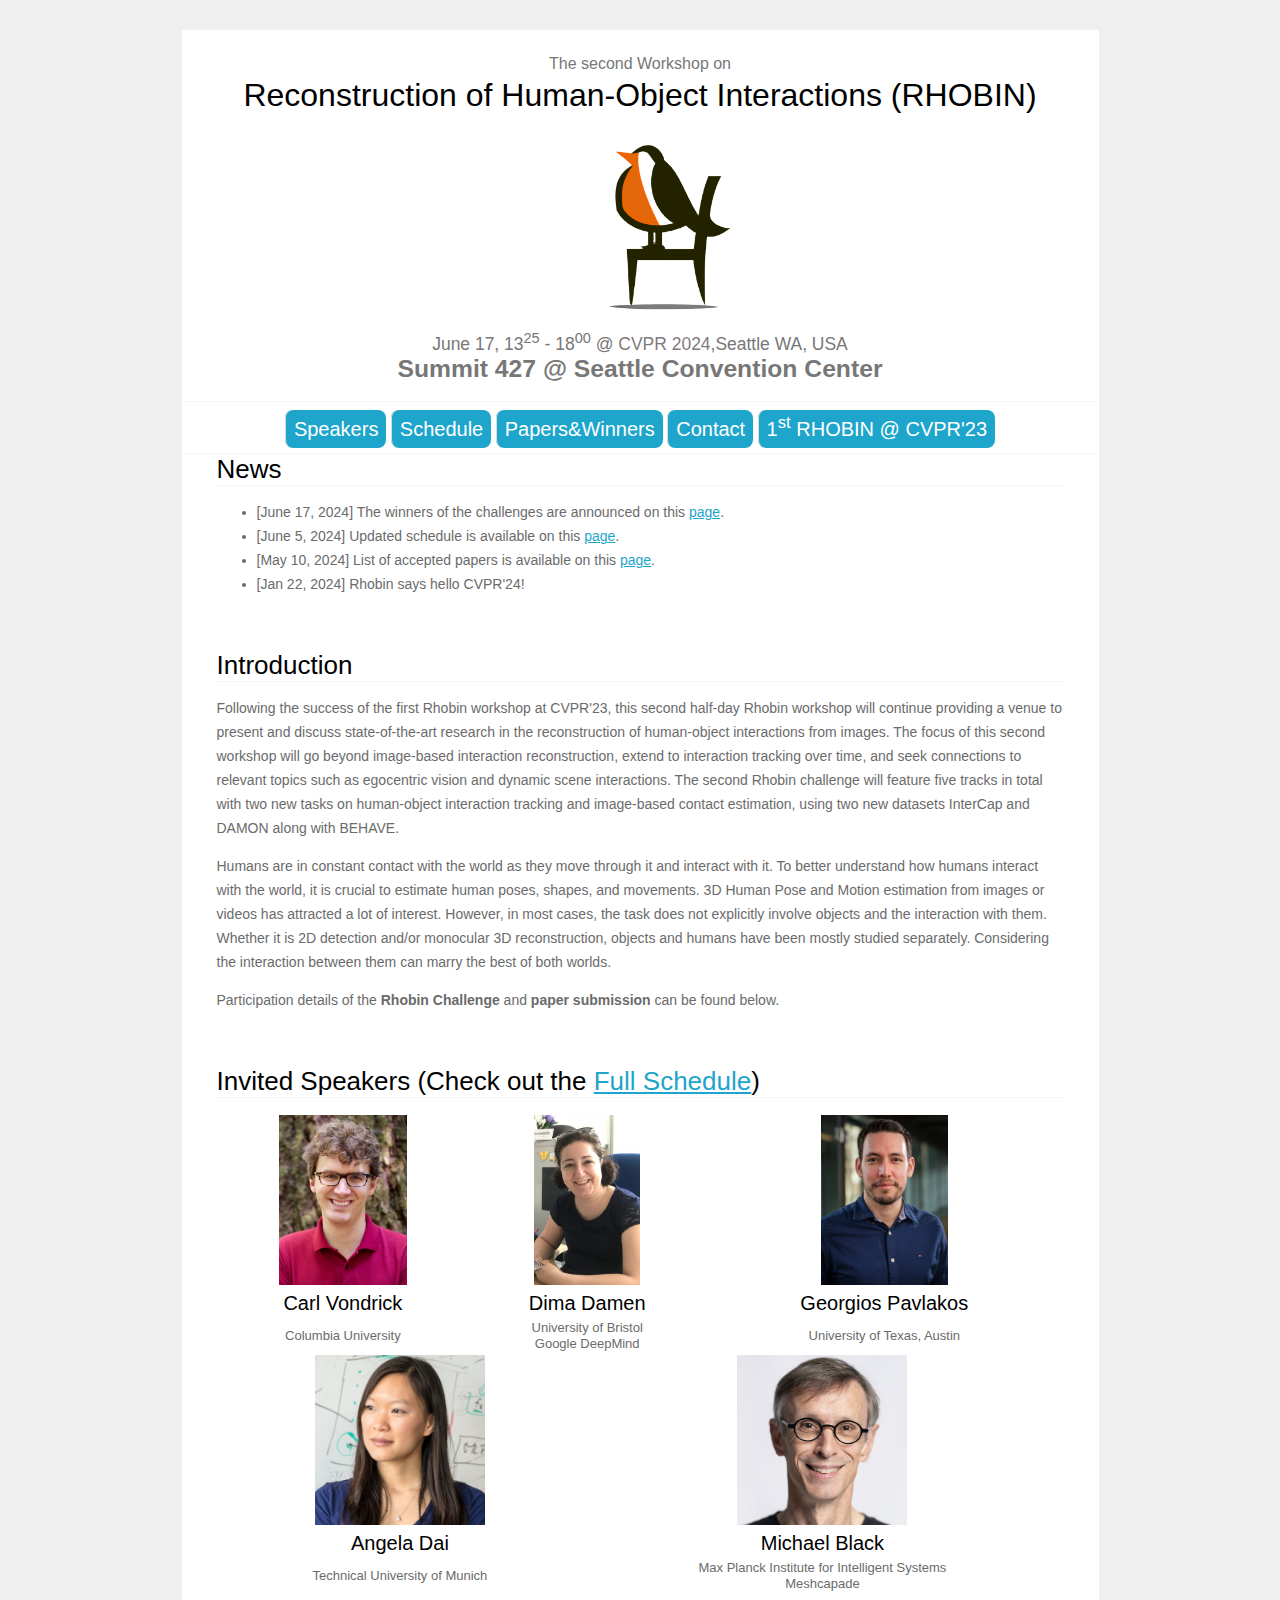
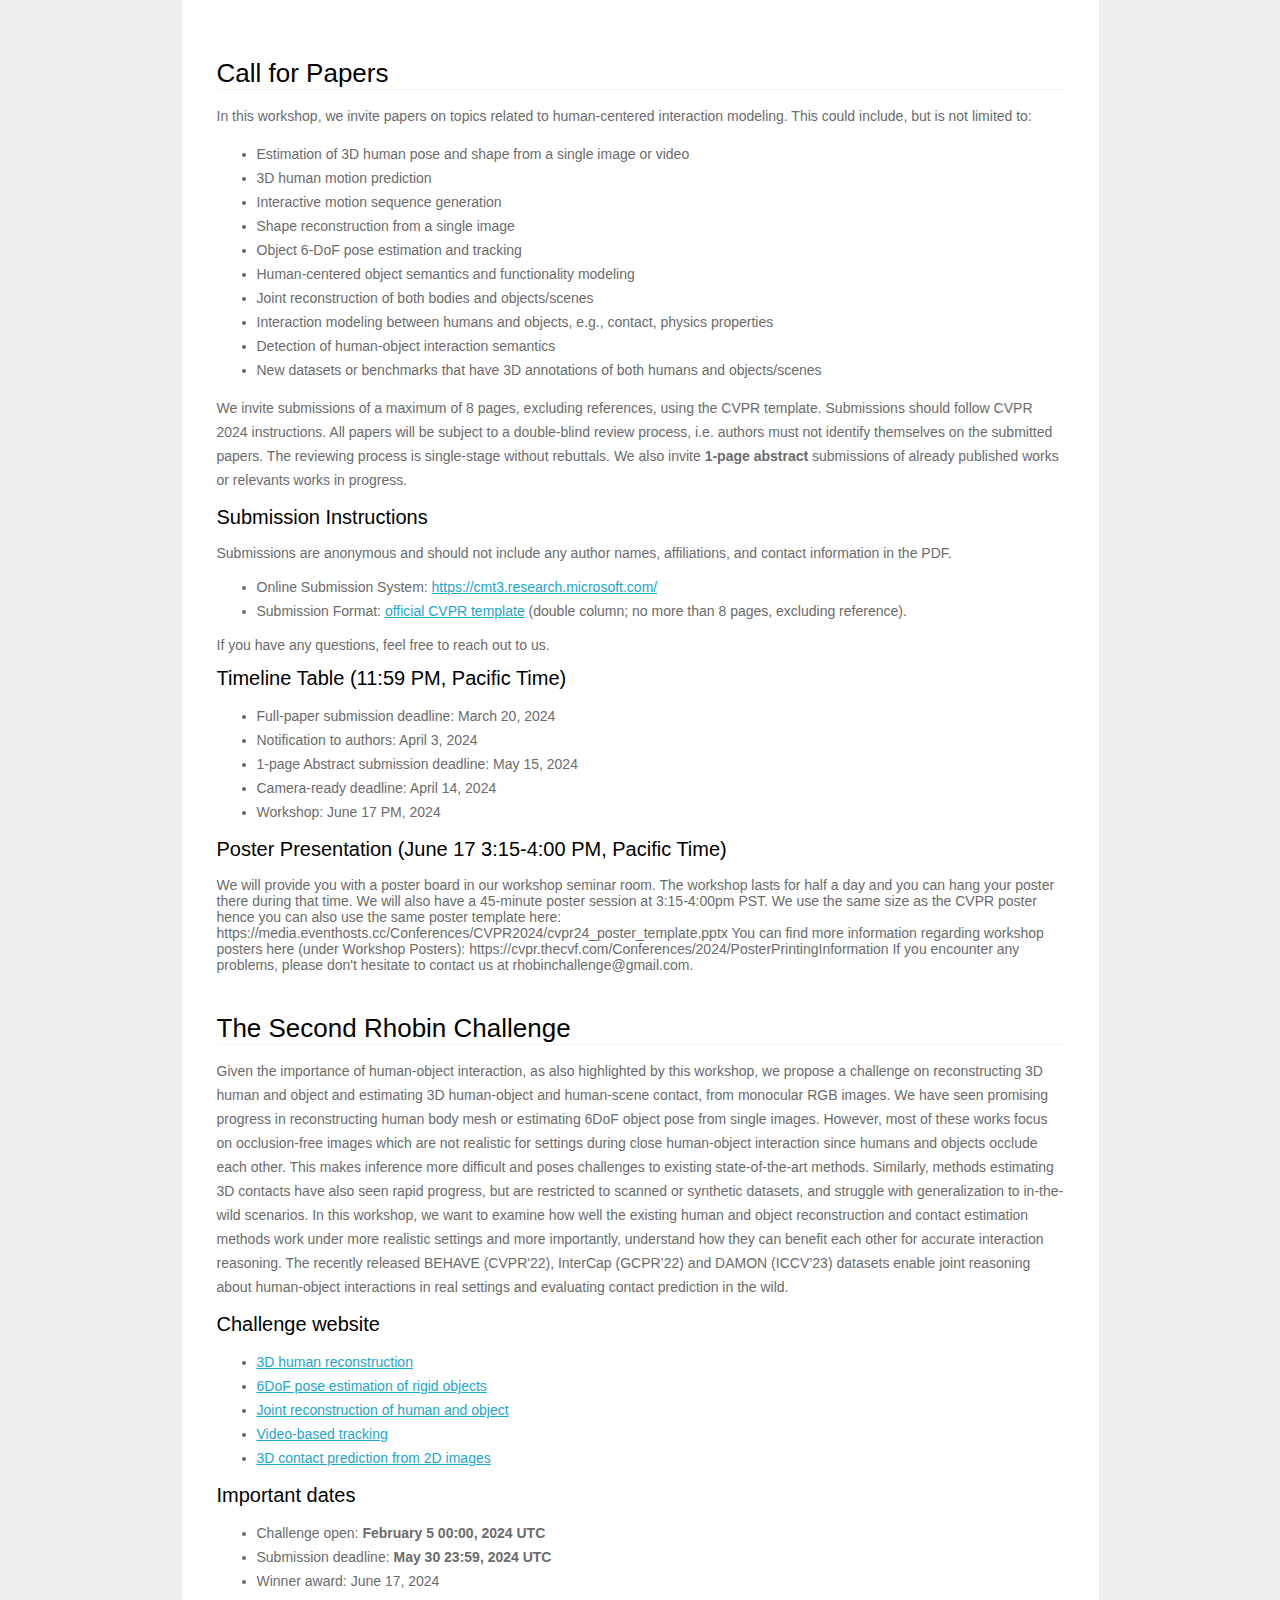
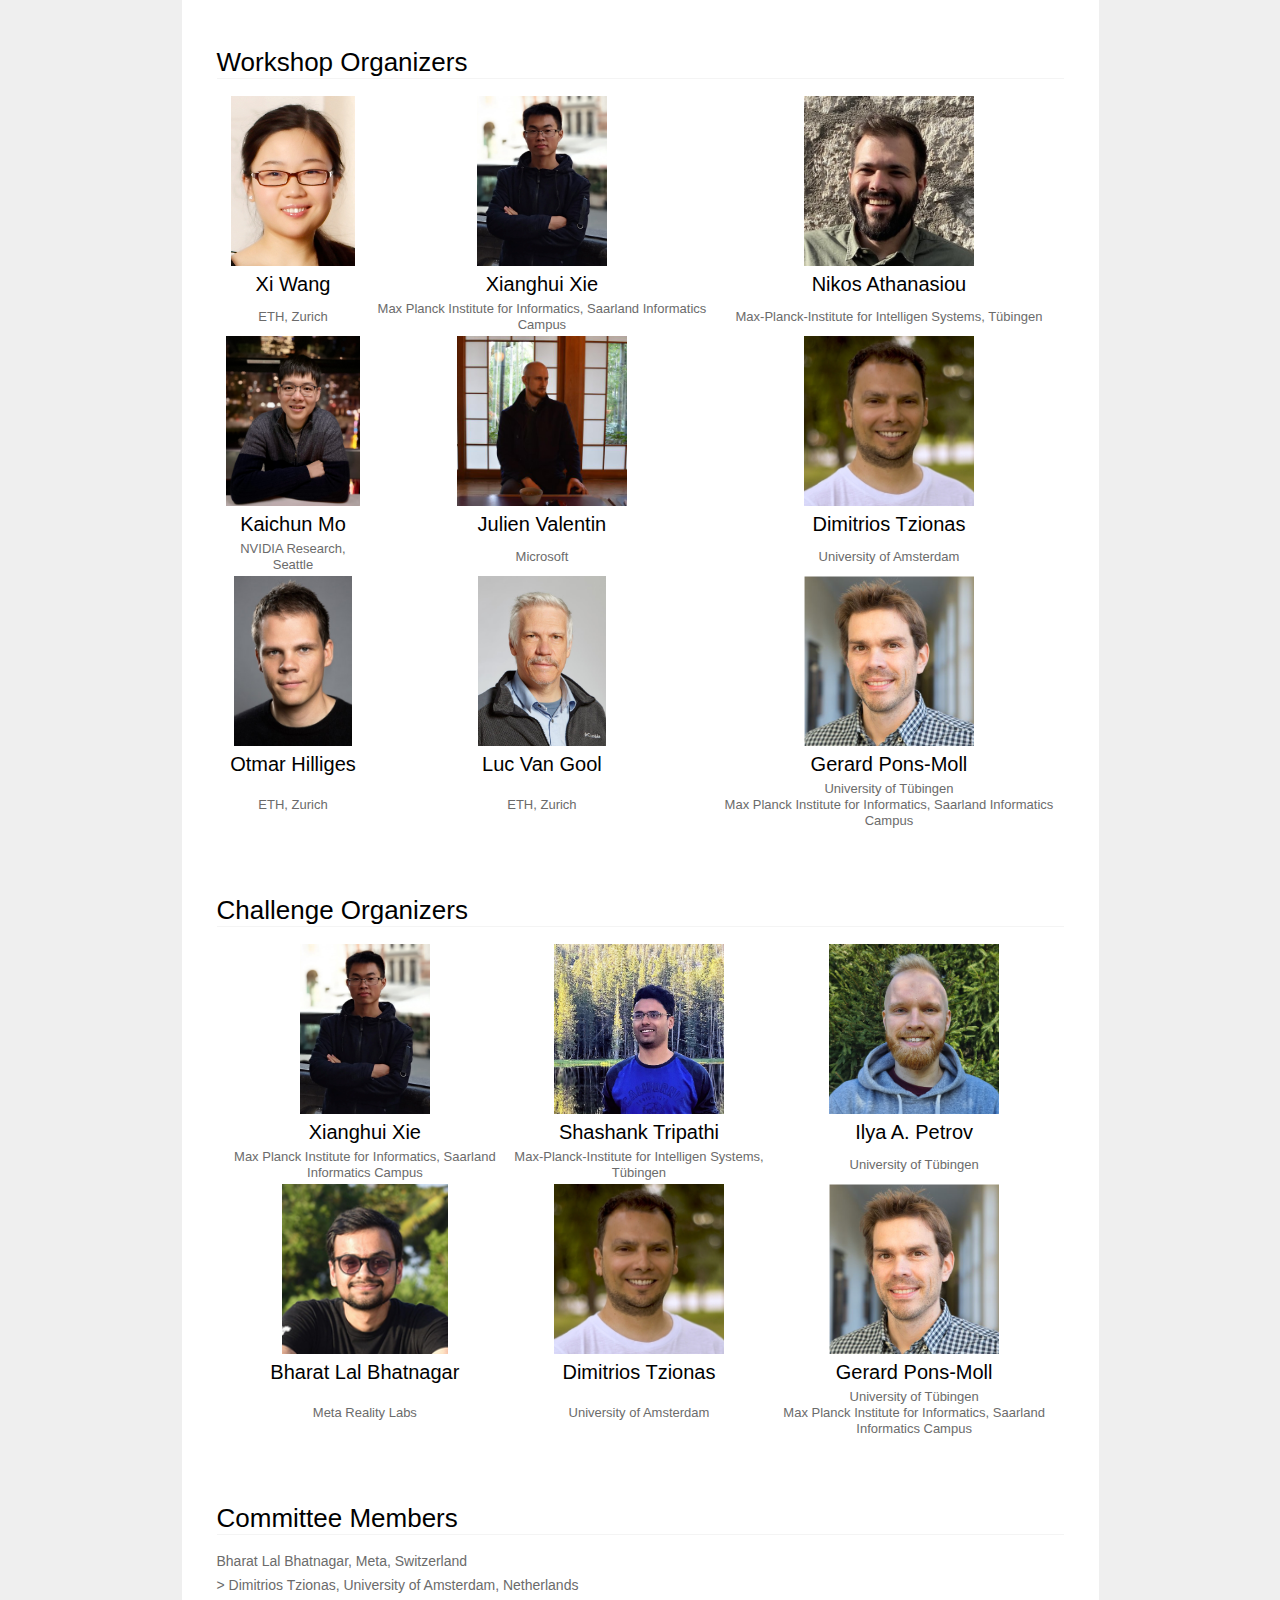
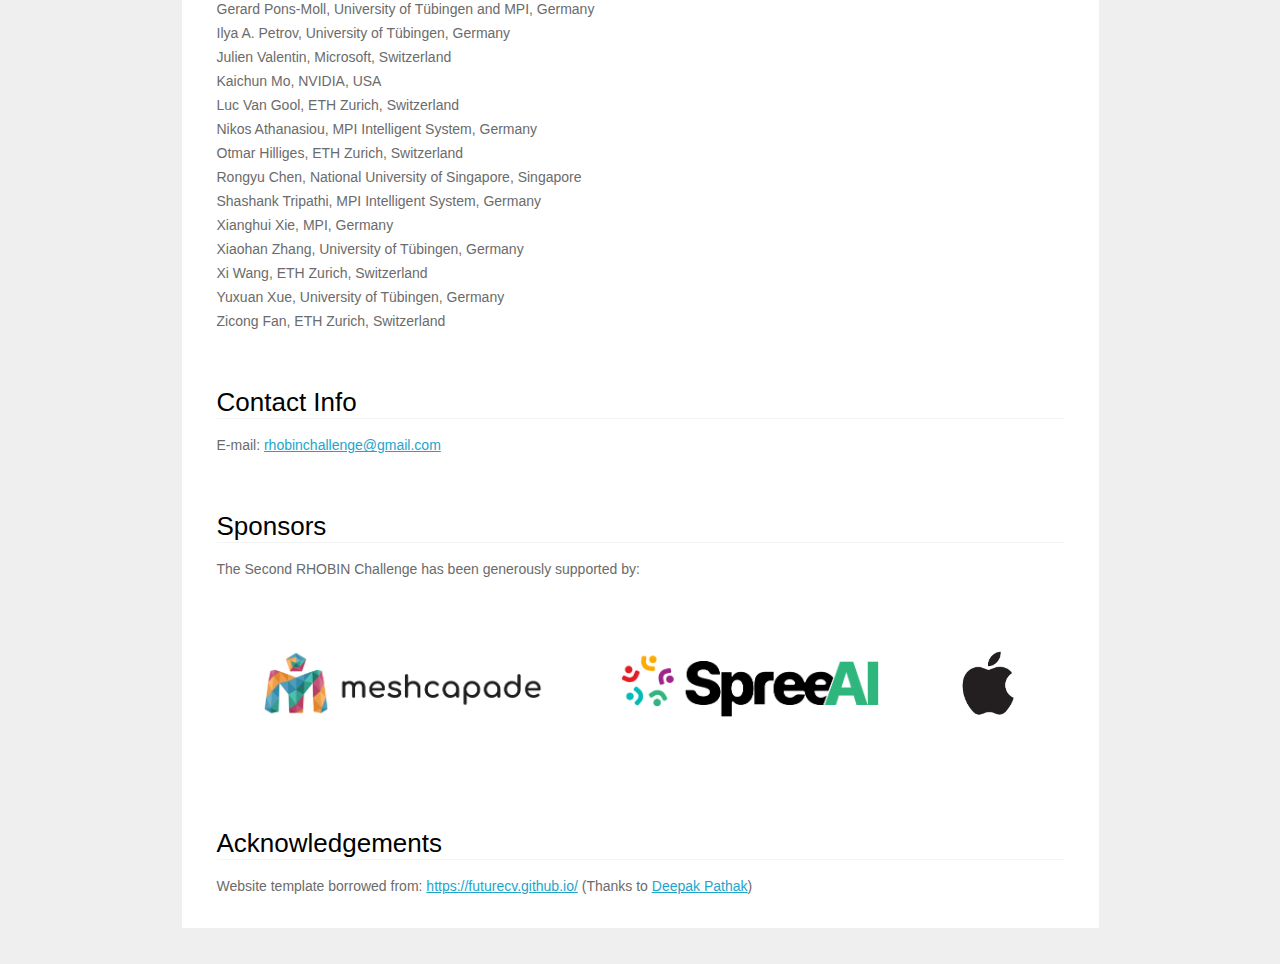
<file: cvpr24/index.html>
<!DOCTYPE html PUBLIC "-//W3C//DTD XHTML 1.0 Strict//EN" "http://www.w3.org/TR/xhtml1/DTD/xhtml1-strict.dtd">
<html xmlns="http://www.w3.org/1999/xhtml">
  <head>
    <title>2nd RHOBIN Workshop@CVPR24</title>
    <meta http-equiv="content-type" content="text/html; charset=utf-8" />
    <link href="data/default.css" rel="stylesheet" type="text/css" />
    <link rel="icon" type="image/png" href="./data/rhobin-logo.png" />
    <meta property='og:title' content='RHOBIN Workshop: Reconstruction of Human-Object Interactions @ CVPR24'/>
    <meta property='og:url' content='https://rhobin-challenge.github.io/' />
    <meta property="og:type" content="website" />
  </head>

  <body>
    <div id="header">
      <div id="logo">
    <h1>
        <center>
             <span style="font-size:50%;color:#777;font-weight:normal">The second Workshop on</span><br>
             Reconstruction of Human-Object Interactions (RHOBIN)
        </center>
    </h1><br>
  <div class="my-image-box-header">
  <center>
    <img src="./data/rhobin-logo-no-bg.png" alt="rhobin-logo" width="128" height="168">
  </center>
    
  </div>
  <h2>
    <center>
      <span style="font-size:92%;color:#777;font-weight:normal">June 17, 13<sup>25</sup> - 18<sup>00</sup> @
          <a href="https://cvpr2024.thecvf.com/" target="_blank">CVPR 2024</a>,Seattle WA, USA</span><br>
      <span style="font-size:130%;color:#777;font-weight:bold">Summit 427 @ Seattle Convention Center</span>
    </center>
    </h2><br>
</div>

<div id="menu">
    <center>
      <ul>
        <li><a href="#speakers">Speakers</a></li>
        <li><a href="./schedule.html" accesskey="2">Schedule</a></li>
        <li><a href="./papers.html" accesskey="3">Papers&Winners</a></li>
        <li><a href="#contact">Contact</a></li>
        <li><a href="./cvpr23/index.html" accesskey="3">1<sup>st</sup> RHOBIN @ CVPR'23</a></li>
      </ul>
    </center>
</div>


<button onclick="topFunction()" id="myBtn" title="Go to top">Top</button>

<script>
//Get the button
var mybutton = document.getElementById("myBtn");

// When the user scrolls down 20px from the top of the document, show the button
window.onscroll = function() {scrollFunction()};

function scrollFunction() {
      if (document.body.scrollTop > 20 || document.documentElement.scrollTop > 20) {
              mybutton.style.display = "block";
                } else {
                        mybutton.style.display = "none";
                          }
}

// When the user clicks on the button, scroll to the top of the document
function topFunction() {
      document.body.scrollTop = 0;
        document.documentElement.scrollTop = 0;
}
</script>


    <div id="content">
<h2>News</h2>
<p>
<ul>
  <li>
    [June 17, 2024] The winners of the challenges are announced on this <a href="./papers.html">page</a>.
  </li>
  <li>
    [June 5, 2024] Updated schedule is available on this <a href="./schedule.html">page</a>.
  </li>
  <li>
    [May 10, 2024] List of accepted papers is available on this <a href="./papers.html">page</a>.
  </li>
  <li>
    [Jan 22, 2024] Rhobin says hello CVPR'24!
  </li>
</ul>
</p>


<h2>Introduction</h2>
<p>
  Following the success of the first Rhobin workshop at CVPR'23, this second half-day Rhobin workshop 
  will continue providing a venue to present and discuss state-of-the-art research in the reconstruction 
  of human-object interactions from images. The focus of this second workshop will go beyond image-based 
  interaction reconstruction, extend to interaction tracking over time,  and seek connections to relevant 
  topics such as egocentric vision and dynamic scene interactions. The second Rhobin challenge will feature
  five tracks in total with two new tasks on human-object interaction tracking and image-based contact 
  estimation, using two new datasets InterCap and DAMON along with BEHAVE.  
</p>
<p>
  Humans are in constant contact with the world as they move through it and interact with it. To better 
  understand how humans interact with the world, it is crucial to estimate human poses, shapes, and movements. 
  3D Human Pose and Motion estimation from images or videos has attracted a lot of interest. However, in most 
  cases, the task does not explicitly involve objects and the interaction with them. Whether it is 2D detection 
  and/or monocular 3D reconstruction, objects and humans have been mostly studied separately. Considering the 
  interaction between them can marry the best of both worlds. 
</p>

  <p>Participation details of the <b>Rhobin Challenge</b> and <b>paper submission</b> can be found below.
  </p>
    
<h2 id="speakers">Invited Speakers (Check out the <a href="./schedule.html">Full Schedule</a>)</h2>
<center>

<table style="width:100%">
<p>

<tr>
    <td colspan="2"><center><a href="http://www.cs.columbia.edu/~vondrick/" target="_blank"> <img alt src="data/carl_vondrick.jpg" height="170"/> </a></center> </td>
    <td colspan="2"><center><a href="https://dimadamen.github.io/" target="_blank"><img alt src="data/dima_damen.jpg" height="170"/> </a></center> </td>
    <td colspan="2"><center><a href="https://geopavlakos.github.io/" target="_blank"><img alt src="data/georgios_pavlakos.jpg" height="170"/> </a></center></td>
</tr>
<tr>
    <td colspan="2"> <center> <h3> Carl Vondrick </h3> </center></td>
    <td colspan="2"> <center> <h3> Dima Damen </h3> </center></td>
    <td colspan="2"> <center> <h3> Georgios Pavlakos </h3> </center></td>
</tr>
<tr>
    <td colspan="2"> <center> <font size= "2">Columbia University</font></center> </td>
    <td colspan="2"> <center> <font size= "2">University of Bristol<br>Google DeepMind</font></center> </td>
    <td colspan="2"> <center> <font size= "2">University of Texas, Austin</font></center> </td>
</tr>

<tr>
    <td colspan="3"><center><a href="https://www.3dunderstanding.org/" target="_blank"> <img alt src="data/angela_dai.jpg" height="170"/> </a></center> </td>
    <td colspan="3"><center><a href="https://ps.is.mpg.de/person/black" target="_blank"> <img alt src="data/michael_black.jpg" height="170"/> </a></center> </td>
</tr>
<tr> 
    <td colspan="3" > <center> <h3> Angela Dai  </h3> </center></td>
    <td colspan="3" > <center> <h3> Michael Black </h3> </center></td>
</tr>
<tr>
    <td colspan="3"> <center> <font size= "2">Technical University of Munich</font></center> </td>
    <td colspan="3"> <center> <font size= "2">Max Planck Institute for Intelligent Systems<br>Meshcapade</font></center> </td>
</tr>
<tr><td></td></tr>
<tr><td></td></tr>
<tr><td></td></tr>
<tr><td></td></tr>
<tr><td></td></tr>
<tr><td></td></tr>

</p>
</table>
</center>

<!-- (Check out the <a href="./papers.html">Accepted Papers</a>) -->
<h2 id="cfp">Call for Papers </h2>
<p>
  In this workshop, we invite papers on topics related to human-centered interaction modeling.
  This could include, but is not limited to:
</p>
  <p>
      <ul>
        <li>Estimation of 3D human pose and shape from a single image or video</li>
        <li>3D human motion prediction</li>
        <li>Interactive motion sequence generation</li>
        <li>Shape reconstruction from a single image</li>
        <li>Object 6-DoF pose estimation and tracking</li>
        <li>Human-centered object semantics and functionality modeling</li>
        <li>Joint reconstruction of both bodies and objects/scenes</li>
        <li>Interaction modeling between humans and objects, e.g., contact, physics properties</li>
        <li>Detection of human-object interaction semantics</li>
        <li>New datasets or benchmarks that have 3D annotations of both humans and objects/scenes </li>
  </ul>
  </p>
  
<p>
  <p>We invite submissions of a maximum of 8 pages, excluding references, using the CVPR template. Submissions should follow CVPR 2024 instructions. All papers will be subject to a double-blind review process, i.e. authors must not identify themselves on the submitted papers. The reviewing process is single-stage without rebuttals.
    We also invite <b>1-page abstract</b> submissions of already published works or relevants works in progress.
  
    <h3>Submission Instructions</h3>
<br>
  Submissions are anonymous and should not include any author names, affiliations, and contact information in the PDF.
  <ul>
    <li>Online Submission System:  <a href="https://cmt3.research.microsoft.com/Rhobin2024/" target="_blank">https://cmt3.research.microsoft.com/</a></li>
    <li>Submission Format: <a href="https://github.com/cvpr-org/author-kit/releases/tag/CVPR2024-v2" target="_blank">official CVPR template</a>  (double column; no more than 8 pages, excluding reference).</li>

  </ul>
  If you have any questions, feel free to reach out to us.
  </p>
 
  <h3>Timeline Table (11:59 PM, Pacific Time)</h3>
  <ul>
      <li>Full-paper submission deadline: March 20, 2024 </li>
      <li>Notification to authors: April 3, 2024</li>
      <li>1-page Abstract submission deadline: May 15, 2024</li>
      <li>Camera-ready deadline: April 14, 2024</li>
      <li>Workshop: June 17 PM, 2024</li>
    </ul>
</p>

  <h3>Poster Presentation (June 17 3:15-4:00 PM, Pacific Time)</h3>
<br>
We will provide you with a poster board in our workshop seminar room. The workshop lasts for half a day and you can hang your poster there during that time. We will also have a 45-minute poster session at 3:15-4:00pm PST.
We use the same size as the CVPR poster hence you can also use the same poster template here:
https://media.eventhosts.cc/Conferences/CVPR2024/cvpr24_poster_template.pptx
You can find more information regarding workshop posters here (under Workshop Posters):
https://cvpr.thecvf.com/Conferences/2024/PosterPrintingInformation 

If you encounter any problems, please don't hesitate to contact us at rhobinchallenge@gmail.com. 

<h2 id="cfp">The Second Rhobin Challenge</h2>
<p>
  Given the importance of human-object interaction, as also highlighted by this workshop, we 
  propose a challenge on reconstructing 3D human and object and estimating 3D human-object 
  and human-scene contact, from monocular RGB images. We have seen promising progress in 
  reconstructing human body mesh or estimating 6DoF object pose from single images. However, 
  most of these works focus on occlusion-free images which are not realistic for settings 
  during close human-object interaction since humans and objects occlude each other. This 
  makes inference more difficult and poses challenges to existing state-of-the-art methods. 
  Similarly, methods estimating 3D contacts have also seen rapid progress, but are restricted 
  to scanned or synthetic datasets, and struggle with generalization to in-the-wild scenarios.  
  In this workshop, we want to examine how well the existing human and object reconstruction 
  and contact estimation methods work under more realistic settings and more importantly, 
  understand how they can benefit each other for accurate interaction reasoning. The recently 
  released BEHAVE (CVPR'22), InterCap (GCPR’22) and DAMON (ICCV’23) datasets enable joint 
  reasoning about human-object interactions in real settings and evaluating contact prediction 
  in the wild. 
</p>
<h3>Challenge website</h3>
  <ul>
    <li><a href="https://codalab.lisn.upsaclay.fr/competitions/17571" target="_blank">3D human reconstruction</a></li>
    <li><a href="https://codalab.lisn.upsaclay.fr/competitions/17524" target="_blank">6DoF pose estimation of rigid objects</a></li>
    <li><a href="https://codalab.lisn.upsaclay.fr/competitions/17522" target="_blank">Joint reconstruction of human and object</a></li>
    <li><a href="https://codalab.lisn.upsaclay.fr/competitions/17572" target="_blank">Video-based tracking</a></li>
    <li><a href="https://codalab.lisn.upsaclay.fr/competitions/17561" target="_blank">3D contact prediction from 2D images</a></li>
  </ul>
  
<h3>Important dates</h3>
<ul>
    <li>Challenge open: <b>February 5 00:00, 2024 UTC</b></li>
    <li>Submission deadline: <b>May 30 23:59, 2024 UTC</b></li>
    <li>Winner award: June 17, 2024</li>
    
</ul>

<h2 id="organizers">Workshop Organizers</h2>
<center>

<table style="width:100%">
<p>

<tr>
  <td colspan="2"><center><a href="https://xiwang1212.github.io/homepage/" target="_blank"> <img alt src="data/xiwang.jpg" height="170"/> </a></center> </td>
  <td colspan="2"><center><a href="https://people.mpi-inf.mpg.de/~xxie/" target="_blank"> <img alt src="data/xianghui.png" height="170"/> </a></center> </td>
  <td colspan="2"><center><a href="https://is.mpg.de/~nathanasiou" target="_blank"> <img alt src="data/nathanasiou.jpg" height="170"/> </a></center> </td>
</tr>
<tr>
  <td colspan="2"> <center> <h3> Xi Wang </h3> </center></td>
  <td colspan="2"> <center> <h3> Xianghui Xie </h3> </center></td>
  <td colspan="2"> <center> <h3> Nikos Athanasiou </h3> </center></td>
</tr>
<tr>
  <td colspan="2"> <center> <font size= "2"> ETH, Zurich</font></center> </td>
  <td colspan="2"> <center> <font size= "2"> Max Planck Institute for Informatics, Saarland Informatics Campus</font></center> </td>
  <td colspan="2"> <center> <font size= "2"> Max-Planck-Institute for Intelligen Systems, Tübingen</font></center> </td>
</tr>

<tr>
  <td  colspan="2"><center><a href="https://cs.stanford.edu/~kaichun/" target="_blank"><img alt src="data/kaichun.jpg" height="170"/> </a></center> </td>
  <td colspan="2"><center><a href="https://scholar.google.co.uk/citations?user=pZPD0hMAAAAJ&hl=en" target="_blank"> <img alt src="data/julien_valentin.jpg" height="170"/> </a></center> </td>
  <td colspan="2"><center><a href="https://dtzionas.com/" target="_blank"> <img alt src="data/dmitrios_tzionas.jpg" height="170"/> </a></center> </td>
</tr>
<tr>
  <td colspan="2"> <center> <h3> Kaichun Mo </h3> </center></td>
  <td colspan="2"> <center> <h3> Julien Valentin </h3> </center></td>
  <td colspan="2"> <center> <h3> Dimitrios Tzionas </h3> </center></td>
</tr>
<tr>
  <td colspan="2"> <center> <font size= "2">NVIDIA Research, Seattle</font></center> </td>
  <td colspan="2"> <center> <font size= "2"> Microsoft </font></center> </td>
  <td colspan="2"> <center> <font size= "2"> University of Amsterdam </font></center> </td>
</tr>

<tr>
  <td colspan="2"><center><a href="https://ait.ethz.ch/people/hilliges/" target="_blank"> <img alt src="data/otmarhilliges.jpg" height="170"/> </a></center> </td>
  <td colspan="2"><center><a href="https://ee.ethz.ch/the-department/faculty/professors/person-detail.OTAyMzM=.TGlzdC80MTEsMTA1ODA0MjU5.html" target="_blank"><img alt src="data/luc_van_gool.jpeg" height="170"/> </a></center> </td>
  <td colspan="2"><center><a href="https://virtualhumans.mpi-inf.mpg.de/people/pons-moll.html" target="_blank"> <img alt src="data/GPM_new_crop.png" height="170"/> </a></center> </td>
</tr>
<tr>
  <td colspan="2"> <center> <h3> Otmar Hilliges  </h3> </center></td>
  <td colspan="2"> <center> <h3> Luc Van Gool </h3> </center></td>
  <td colspan="2"> <center> <h3> Gerard Pons-Moll</h3> </center></td>
</tr>
<tr>
  <td colspan="2"> <center> <font size= "2"> ETH, Zurich</font></center> </td>
  <td colspan="2"> <center> <font size= "2"> ETH, Zurich</font></center> </td>
  <td colspan="2"> <center> <font size= "2"> University of Tübingen <br>Max Planck Institute for Informatics, Saarland Informatics Campus</font></center> </td>
</tr>
<tr><td></td></tr>
<tr><td></td></tr>
<tr><td></td></tr>
<tr><td></td></tr>
<tr><td></td></tr>
<tr><td></td></tr>

</p>
</table>
</center>

<h2 id="organizers">Challenge Organizers</h2>
<center>

<table style="width:100%">
<p>

<tr>
  <td><center><a href="https://people.mpi-inf.mpg.de/~xxie/" target="_blank"> <img alt src="data/xianghui.png" height="170"/> </a></center> </td>
  <td><center><a href="https://sha2nkt.github.io/" target="_blank"> <img alt src="data/shashank.jpg" height="170"/> </a></center> </td>
  <td><center><a href="https://virtualhumans.mpi-inf.mpg.de/people/Petrov.html" target="_blank"> <img alt src="data/ilya.jpeg" height="170"/> </a></center> </td>
</tr>
<tr>
  <td> <center> <h3> Xianghui Xie </h3> </center></td>
  <td> <center> <h3> Shashank Tripathi </h3> </center></td>
  <td> <center> <h3> Ilya A. Petrov </h3> </center></td>
</tr>
<tr>
  <td> <center> <font size= "2">Max Planck Institute for Informatics, Saarland Informatics Campus </font></center> </td>
  <td> <center> <font size= "2">Max-Planck-Institute for Intelligen Systems, Tübingen </font></center> </td>
  <td> <center> <font size= "2"> University of Tübingen </font></center> </td>
</tr>

<tr>
  <td><center><a href="https://virtualhumans.mpi-inf.mpg.de/people/Bhatnagar.html" target="_blank"> <img alt src="data/bhatnagar.jpg" height="170"/> </a></center> </td>
  <td><center><a href="https://dtzionas.com/" target="_blank"> <img alt src="data/dmitrios_tzionas.jpg" height="170"/> </a></center> </td>
  <td><center><a href="https://virtualhumans.mpi-inf.mpg.de/people/pons-moll.html" target="_blank"> <img alt src="data/GPM_new_crop.png" height="170"/> </a></center> </td>
</tr>
<tr>
  <td> <center> <h3> Bharat Lal Bhatnagar </h3> </center></td>
  <td> <center> <h3> Dimitrios Tzionas </h3> </center></td>
  <td> <center> <h3> Gerard Pons-Moll </h3> </center></td>
</tr>
<tr>
  <td> <center> <font size= "2"> Meta Reality Labs </font></center> </td>
  <td> <center> <font size= "2"> University of Amsterdam </font></center> </td>
  <td> <center> <font size= "2"> University of Tübingen <br>Max Planck Institute for Informatics, Saarland Informatics Campus</font></center> </td>
</tr>
<tr><td></td></tr>
<tr><td></td></tr>
<tr><td></td></tr>
<tr><td></td></tr>
<tr><td></td></tr>
<tr><td></td></tr>


</p>
</table>
</center>

<h2 id="Committee Members">Committee Members</h2>
<p>
  Bharat Lal Bhatnagar, Meta, Switzerland <br>>
  Dimitrios Tzionas, University of Amsterdam, Netherlands <br>
  Gerard Pons-Moll, University of Tübingen and MPI, Germany <br>
  Ilya A. Petrov, University of Tübingen, Germany <br>
  Julien Valentin, Microsoft, Switzerland <br>
  Kaichun Mo, NVIDIA, USA <br>
  Luc Van Gool, ETH Zurich, Switzerland <br>
  Nikos Athanasiou, MPI Intelligent System, Germany <br>
  Otmar Hilliges, ETH Zurich, Switzerland <br>
  Rongyu Chen, National University of Singapore, Singapore <br> 
  Shashank Tripathi, MPI Intelligent System, Germany <br>
  Xianghui Xie, MPI, Germany  <br>
  Xiaohan Zhang, University of Tübingen, Germany <br>
  Xi Wang, ETH Zurich, Switzerland <br>
  Yuxuan Xue, University of Tübingen, Germany <br>
  Zicong Fan, ETH Zurich, Switzerland <br>
</p>

<h2 id="contact">Contact Info</h2>
<p>E-mail: 
<a href="mailto:rhobinchallenge@gmail.com" target="_blank">rhobinchallenge@gmail.com</a>
</p>

<h2 id="sponsors">Sponsors</h2>
<p>
    The Second RHOBIN Challenge has been generously supported by:
    <center>
    <table style="width:100%">
        <tr>
            <td> <center> <img alt src="data/meshcapade.png" height="120"/> </center></td>
            <td> <center> <img alt src="data/spreeai.png" height="90"/> </center></td>
            <td> <center> <img alt src="data/Apple_Logo_Black.png" height="170"/> </center></td>
        </tr>
    </table>
    </center>
</p>

<h2 id="acknowledgements">Acknowledgements</h2>
<p>Website template borrowed from: 
<a href="https://futurecv.github.io/" target="_blank">https://futurecv.github.io/</a>
(Thanks to <a href="https://www.cs.cmu.edu/~dpathak/" target="_blank">Deepak Pathak</a>)
</p>


<div style="clear: both;">&nbsp;</div>
</div><br><br>

</body>
</html>
</file>
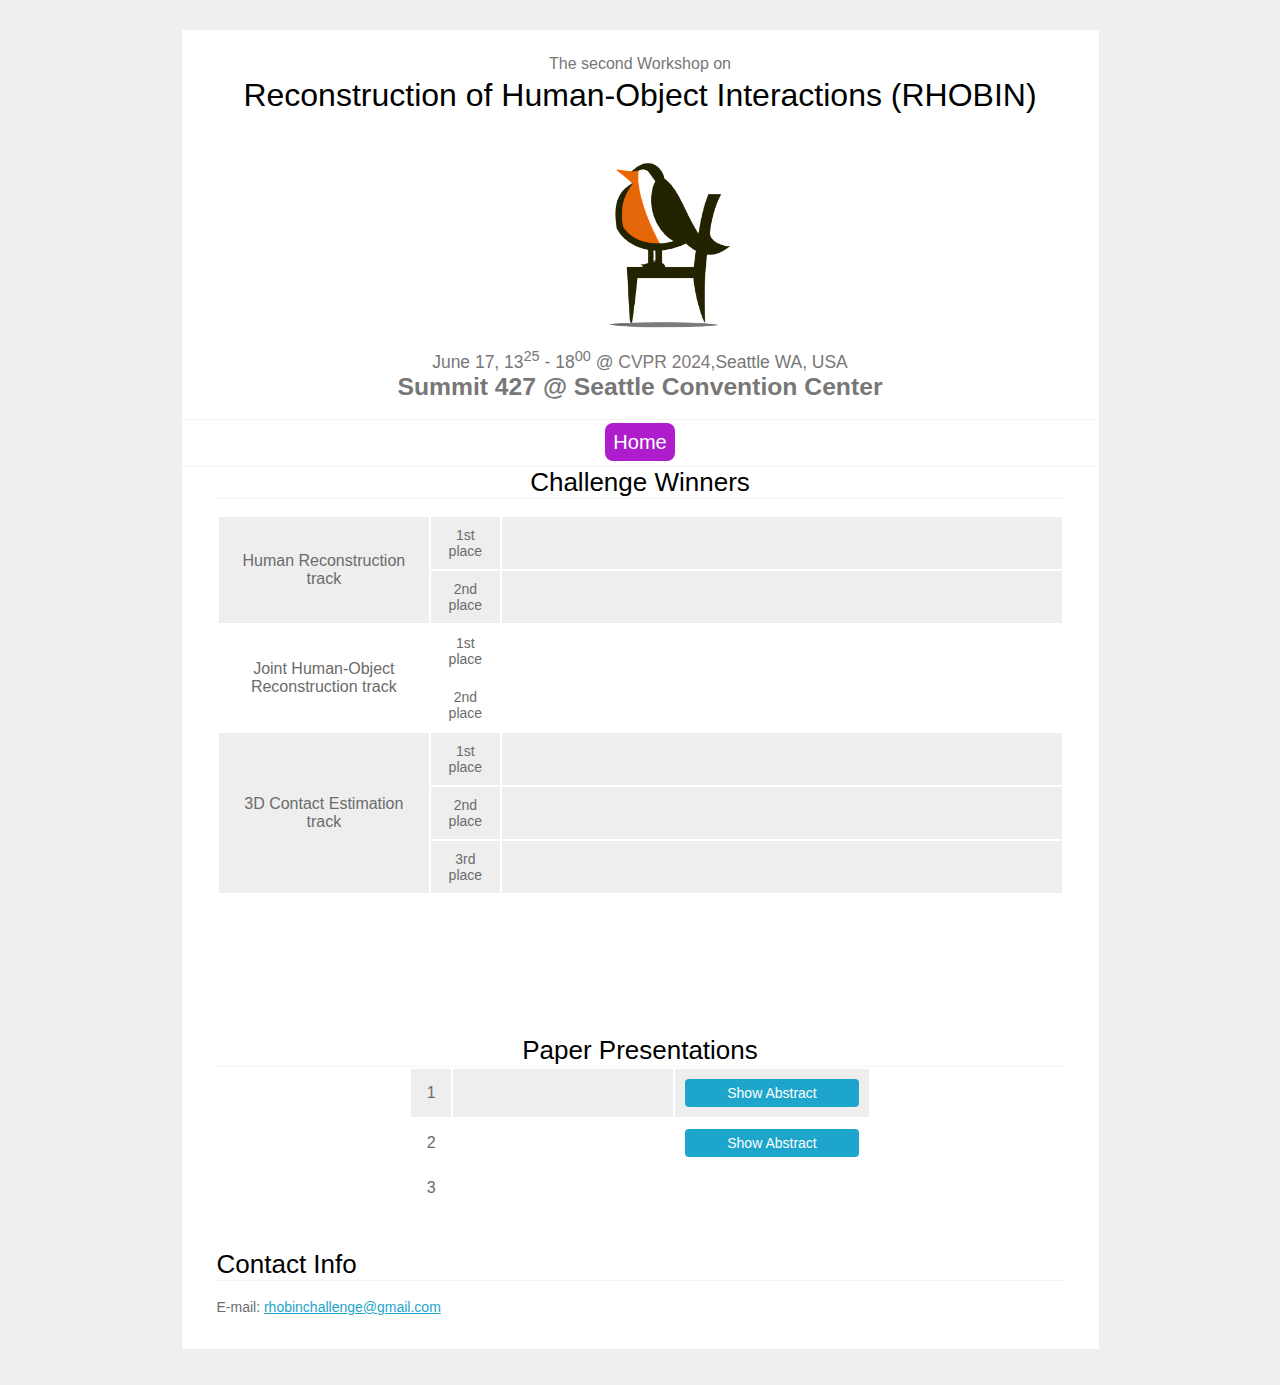
<file: papers.html>
<!DOCTYPE html PUBLIC "-//W3C//DTD XHTML 1.0 Strict//EN" "http://www.w3.org/TR/xhtml1/DTD/xhtml1-strict.dtd">
<html xmlns="http://www.w3.org/1999/xhtml">
  <head>
    <title>2nd RHOBIN Workshop@CVPR24</title>
    <meta http-equiv="content-type" content="text/html; charset=utf-8" />
    <link href="data/default.css" rel="stylesheet" type="text/css" />
    <link rel="icon" type="image/png" href="./data/rhobin-logo.png" />
    <meta property='og:title' content='RHOBIN Workshop: Reconstruction of Human-Object Interactions @ CVPR24'/>
    <meta property='og:url' content='https://rhobin-challenge.github.io/' />
    <meta property="og:type" content="website" />
    
    <script src="https://ajax.googleapis.com/ajax/libs/jquery/3.5.1/jquery.min.js"></script>
    <script>
        function moreOrLess(tableData) {
            obj = tableData.find("span");
            button = tableData.find("button");
            console.log(obj.hasClass("hidden"))
            if (obj.hasClass("hidden")) {
                obj.slideDown("fast");
                obj.removeClass("hidden");
                button.html("Hide Abstract");
            } else {
                obj.slideUp("fast");
                obj.addClass("hidden");
                button.html("Show Abstract");
            }
        }
    </script>
  </head>

  <body>
    <div id="header">
      <div id="logo">
    <h1>
        <center>
             <span style="font-size:50%;color:#777;font-weight:normal">The second Workshop on</span><br>
             Reconstruction of Human-Object Interactions (RHOBIN)
        </center>
    </h1><br>

    </h1><br>
    <div class="my-image-box-header">
    <center>
        <img src="./data/rhobin-logo-no-bg.png" alt="rhobin-logo" width="128" height="168">
    </center>

    </div>
    <h2>
    <center>
      <span style="font-size:92%;color:#777;font-weight:normal">June 17, 13<sup>25</sup> - 18<sup>00</sup> @
          <a href="https://cvpr2024.thecvf.com/" target="_blank">CVPR 2024</a>,Seattle WA, USA</span><br>
      <span style="font-size:130%;color:#777;font-weight:bold">Summit 427 @ Seattle Convention Center</span>
    </center>

    </center>
    </h2><br>
    </div>
  
    <div id="menu">
    <center>
      <ul>
        <li class="first"><a href="./index.html" accesskey="1">Home</a></li>
      </ul>
    </center>
</div>

<button onclick="topFunction()" id="myBtn" title="Go to top">Top</button>

<script>
//Get the button
var mybutton = document.getElementById("myBtn");

// When the user scrolls down 20px from the top of the document, show the button
window.onscroll = function() {scrollFunction()};

function scrollFunction() {
      if (document.body.scrollTop > 20 || document.documentElement.scrollTop > 20) {
              mybutton.style.display = "block";
                } else {
                        mybutton.style.display = "none";
                          }
}

// When the user clicks on the button, scroll to the top of the document
function topFunction() {
      document.body.scrollTop = 0;
        document.documentElement.scrollTop = 0;
}
</script>


        <div id="content">
<!-- <p>
<ul>
<li>
    We are hosting <a href="https://app.gather.town/app/zDHzSsCHaRrEvEq4/ECCV%20VOLI%20Workshop" target="_blank">the poster session</a> on GatherTown (check out <a href="./gathertown_instruction.pdf" target="_blank">the GatherTown instructions</a> on how to join).
</li>
</ul>
</p> -->
<br>
<!-- <div style="margin-top: 100px;">
<br>
    <strong>
    <p class="poster_title">
    We are happy to announce the winners of the RHOBIN Challenge!
    Thanks to the generous sponsorhsip of <a href="https://www.adobe.com"></a><span style="font-size: 24px; color: #ff0000">Adobe
         </span></a>
    each winning team will receive a gift of 500 USD &#127881;!
</strong>
</div> -->

<center>
    <h2>Challenge Winners</h2><br>
    <table>
        <!--Human Reconstruction track-->
        <tr class="row_type_A">
            <td width=200px" class="paper_id" rowspan="2">Human Reconstruction track</td>
            <td width=50px"><div style="text-align: center;">1st place</div></td>
            <td width="600px">
                <div style="text-align: center;">
                    <!-- <strong><span class="author">
                        Fabien Baradel, Thomas Lucas, Matthieu Armando, Romain Brégier,<br>
                        Salma Galaaoui, Philippe Weinzaepfel, Gregory Rogez<br>
                        from NAVER LABS
                    </span></strong> -->
                </div>
            </td>
        </tr>
        <tr class="row_type_A">
            <td width=50px"><div style="text-align: center;">2nd place</div></td>
            <td width="600px">
                <div style="text-align: center;">
                    <!-- <strong><span class="author">
                        Yangxu Yan<sup>1</sup>, Anlong Ming<sup>1</sup>, Huadong Ma<sup>1</sup>, Zhaowen Lin<sup>1</sup>,<br>
                        Weihong Yao<sup>2</sup> from <br>
                        <sup>1</sup>Beijing University of Posts and Telecommunications and<br>
                        <sup>2</sup>Shanghai Vision Era Co. Ltd.
                    </span></strong> -->
                </div>
            </td>
        </tr>

        <!--Joint Human-Object Reconstruction track-->
        <tr class="row_type_B">
            <td width="200px" class="paper_id" rowspan="2">Joint Human-Object Reconstruction track</td>
            <td width=50px"><div style="text-align: center;">1st place</div></td>
            <td width="600px">
                <div style="text-align: center;">
                    <!-- <strong><span class="author">
                        Yuyang Jing<sup>1</sup>, Anlong Ming<sup>1</sup>, Yongchang Zhang<sup>1</sup>, Xiaohai Yu<sup>1</sup>,<br>
                        Huadong Ma<sup>1</sup>, Weihong Yao<sup>2</sup> from <br>
                        <sup>1</sup>Beijing University of Posts and Telecommunications and<br>
                        <sup>2</sup>Shanghai Vision Era Co. Ltd.
                    </span></strong> -->
                </div>
            </td>
        </tr>
        <tr class="row_type_B">
            <td width=50px"><div style="text-align: center;">2nd place</div></td>
            <td width="600px">
                <div style="text-align: center;">
                    <!-- <strong><span class="author">
                        Feng Xue<sup>1</sup>, Ke Han<sup>1</sup>, Tianrui Ye<sup>2</sup><br>
                        from <sup>1</sup>University of Trento and<br>
                        <sup>2</sup>University of North Carolina at Chapel Hill
                    </span></strong> -->
                </div>
            </td>
        </tr>

        <!--3D Contact Estimation track-->
        <tr class="row_type_A">
            <td width="200px" class="paper_id" rowspan="3">3D Contact Estimation track</td>
            <td width=50px"><div style="text-align: center;">1st place</div></td>
            <td width="600px">
                <div style="text-align: center;">
                    <!-- <strong><span class="author">
                        Qian Wu<sup>1</sup>, Jun Liu<sup>1,2</sup><br>
                        from <sup>1</sup>Singapore University of Technology and Design and<br>
                        <sup>2</sup>Lancaster University
                    </span></strong> -->
                </div>
            </td>
        </tr>
        <tr class="row_type_A">
            <td width=50px"><div style="text-align: center;">2nd place</div></td>
            <td width="600px">
                <div style="text-align: center;">
                    <!-- <strong><span class="author">
                        Chengfeng Wang, Yuhang Yang, Wei Zhai,<br>
                        Yang Cao, Zhengjun Zha from<br>
                        University of Science and Technology of China (USTC)
                    </span></strong> -->
                </div>
            </td>
        </tr>
        <tr class="row_type_A">
            <td width=50px"><div style="text-align: center;">3rd place</div></td>
            <td width="600px">
                <div style="text-align: center;">
                    <!-- <strong><span class="author">
                        Seungeun Lee<sup>1</sup>, Donguk Kim<sup>2</sup>, Kyungmoon Lee<sup>3</sup><br>
                        from <sup>1</sup>KLLEON, <sup>2</sup>SHIFTUP, and <sup>3</sup>NALBI
                    </span></strong> -->
                </div>
            </td>
        </tr>

    </table>
</center>

<div style="margin-top: 100px;">
<center>
    <h2>Paper Presentations</h2>
    <table>
        <tr class="row_type_A">
            <td width="20px" , class="paper_id">1</td>
            <td width="200px">
                <div style="text-align: center;">
                    <!-- <strong><span class="author">
                        Mara Levy <br>
                        (University of Maryland), <br>
                        Abhinav Shrivastava <br>
                        (University of Maryland)
                    </span></strong> -->
                </div>
                <!-- <div style="text-align: center;">
                    <a href="" target="_blank">[PDF]</a>
                    <a href="https://youtu.be/" target="_blank">[Video]</a>
                </div> -->
            </td>


            <td id="paper1">
                <!-- <p class="poster_title">
                    V-VIPE: Variational View Invariant Pose Embedding
                </p> -->
                <!-- <span class="hidden">
                    <p><strong>Abstract:</strong>
                        Learning to represent three dimensional (3D) human pose given a two dimensional (2D) image of a person, is a challenging problem. In order to make the problem less ambiguous it has become common practice to estimate 3D pose in the camera coordinate space. However, this makes the task of comparing two 3D poses difficult. In this paper, we address this challenge by separating the problem of estimating 3D pose from 2D images into two steps. We use a variational autoencoder (VAE) to find an embedding that represents 3D poses in world coordinate space using a canonical camera viewpoint. We refer to this embedding as variational view-invariant pose embedding V-VIPE. Using V-VIPE we can encode 2D and 3D poses and use the embedding for downstream tasks, like retrieval and classification. We can estimate 3D poses from these embeddings using the decoder as well as generate unseen 3D poses. The variability of our encoding allows it to generalize well to unseen camera views when mapping from 2D space. To the best of our knowledge, V-VIPE is the only representation to offer this diversity of applications.
                    </p>
                </span> -->
                <div style="text-align: center;">
                    <button onclick="moreOrLess($('#paper1'))">Show Abstract</button>
                </div>
            </td>
        </tr>

    <tr class="row_type_B">
            <td width="20px" , class="paper_id">2</td>
            <td width="200px">
                <div style="text-align: center;">
                    <!-- <strong><span class="author">
                        Bedirhan Uğuz <br>
                        (Middle East Technical University [METU]), <br>
                        Özhan Suat (METU), <br>
                        Batuhan Karagoz (METU), <br>
                        Emre Akbas (METU)
                    </span></strong> -->
                </div>
                <!-- <div style="text-align: center;">
                    <a href="" target="_blank">[PDF]</a>
                    <a href="https://youtu.be/" target="_blank">[Video]</a>
                </div> -->
            </td>
            <td id="paper2">
                <!-- <p class="poster_title">
                    MoCap-to-Visual Domain Adaptation for Efficient Human Mesh Estimation from 2D Keypoints
                </p>
                <span class="hidden">
                    <p><strong>Abstract:</strong>
                        This paper presents Key2Mesh, a model that takes a set of 2D human pose keypoints as input and estimates the corresponding body mesh. Since this process does not involve any visual (i.e. RGB image) data, the model can be trained on large-scale motion capture (MoCap) datasets, thereby overcoming the scarcity of image datasets with 3D labels. To enable the model's application on RGB images, we first run an off-the-shelf 2D pose estimator to obtain the 2D keypoints, and then feed these 2D keypoints to Key2Mesh. To improve the performance of our model on RGB images, we apply an adversarial domain adaptation (DA) method to bridge the gap between the MoCap and visual domains. Crucially, our DA method does not require 3D labels for visual data, which enables adaptation to target sets without the need for costly labels. We evaluate Key2Mesh for the task of estimating 3D human meshes from 2D keypoints, in the absence of RGB and mesh label pairs. Our results on widely used H3.6M and 3DPW datasets show that Key2Mesh sets the new state-of-the-art by outperforming other models in PA-MPJPE for both datasets, and in MPJPE and PVE for the 3DPW dataset. Thanks to our model's simple architecture, it operates at least 12x faster than the prior state-of-the-art model, LGD. We provide sample video outputs and additional qualitative samples in the supplementary material. Code will be released.
                    </p>
                </span> -->
                <div style="text-align: center;">
                    <button onclick="moreOrLess($('#paper2'))">Show Abstract</button>
                </div>
            </td>
        </tr>


        <tr class="row_type_B">
            <td width="20px" , class="paper_id">3</td>
            <td width="200px">
                <div style="text-align: center;">
                    <!-- <strong><span class="author">
                        Md Mushfiqur Azam <br>
                        (The University of Texas at San Antonio), <br>
                        Kevin Desai <br>
                        (University of Texas at San Antonio)
                    </span></strong> -->
                </div>
                <!-- <div style="text-align: center;">
                    <a href="" target="_blank">[PDF]</a>
                    <a href="https://youtu.be/" target="_blank">[Video]</a>
                </div> -->
            </td>
            <td id="paper3">
                <!-- <p class="poster_title">
                    A Survey on 3D Egocentric Human Pose Estimation
                </p>
                <span class="hidden">
                    <p><strong>Abstract:</strong>
                        Egocentric human pose estimation aims to estimate human body poses and develop body representations from a first-person camera perspective. It has gained vast popularity in recent years because of its wide range of applications in sectors like XR-technologies, human-computer interaction, and fitness tracking. However, to the best of our knowledge, there is no systematic literature review based on the proposed solutions regarding egocentric 3D human pose estimation. To that end, the aim of this survey paper is to provide an extensive overview of the current state of egocentric pose estimation research. In this paper, we categorize and discuss the popular datasets and the different pose estimation models, highlighting the strengths and weaknesses of different methods by comparative analysis. This survey can be a valuable resource for both researchers and practitioners in the field, offering insights into key concepts and cutting-edge solutions in egocentric pose estimation, its wide-ranging applications, as well as the open problems with future scope.
                    </p>
                </span>
                <div style="text-align: center;">
                    <button onclick="moreOrLess($('#paper3'))">Show Abstract</button>
                </div> -->
            </td>
        </tr>
    </table>
</center>
</div>

<!-- <center>
    <h2>Abstract Presentations</h2>
    <table>

        <tr class="row_type_B">

            <td width="200px">
                <div style="text-align: center;">
                    <strong><span class="author">
                        Aditya Prakash (University of Illinois Urbana-Champaign)*; Matthew Chang (UIUC); Matthew Jin (University of Illinois at Urbana-Champaign); Saurabh Gupta (UIUC)                         </div>
                <div style="text-align: center;">
                    <a href="" target="_blank">[PDF]</a>
                    <a href="https://youtu.be/" target="_blank">[Video]</a>
                </div>
            </td>
            <td id="abstract1">
                <p class="poster_title">
                    Learning Hand-Held Object Reconstruction from In-The-Wild Videos
                    <span class="hidden">
                    <p><strong>Abstract:</strong>
                        Prior works for reconstructing hand-held objects from a single image rely on direct 3D shape supervision which is challenging to gather in real world at scale. Consequently, these approaches do not generalize well when presented with novel objects in in-the-wild settings. While 3D supervision is a major bottleneck, there is an abundance of in-the-wild raw video data showing hand-object interactions. In this paper, we automatically extract 3D supervision (via multiview 2D supervision) from such raw video data (e.g. VISOR) to scale up the learning of models for hand-held object reconstruction. This requires tackling two key challenges: unknown camera pose and occlusion. For the former, we use hand pose (from existing techniques) as a proxy for object pose. For the latter, we learn data-driven 3D shape priors using synthetic objects from the ObMan dataset. We use these indirect 3D cues to train occupancy networks that predict the 3D shape of objects from a single RGB image. Our experiments on the MOW dataset show the effectiveness of these supervisory signals in predicting coherent 3D shapes and generalizing better to in-the-wild images compared to baselines. Since our approach does not require 3D supervision, we can also scale it up by incorporating additional datasets.
                    </p>
                </span>
                <div style="text-align: center;">
                </div>
            </td>
        </tr>


        <tr class="row_type_B">
            <td width="200px">
                <div style="text-align: center;">
                    <strong><span class="author">
                        Yi-Ling Qiao (University of Maryland, College Park)*; Shutong Zhang (University of Toronto); Guanglei Zhu (University of Toronto); Eric Heiden (NVIDIA); Dylan Turpin (University of Toronto); Ming C Lin (UMD-CP & UNC-CH ); Miles Macklin (NVIDIA); Animesh Garg (University of Toronto, Vector Institute, Nvidia)
                    </div>
                <div style="text-align: center;">
                    <a href="" target="_blank">[PDF]</a>
                    <a href="https://youtu.be/" target="_blank">[Video]</a>
                </div>
            </td>
            <td id="abstract2">
                <p class="poster_title">
                    HandyPriors: Physically Consistent Perception of Hand-Object Interactions with Differentiable Priors                         <span class="hidden">

                </span>
                <div style="text-align: center;">
                </div>
            </td>
        </tr>

    </table>
</center> -->

<h2 id="contact">Contact Info</h2>
<p>E-mail: 
<a href="mailto:rhobinchallenge@gmail.com" target="_blank">rhobinchallenge@gmail.com</a>
</p>



<div style="clear: both;">&nbsp;</div>
</div><br><br>

</body>

</html>
</file>
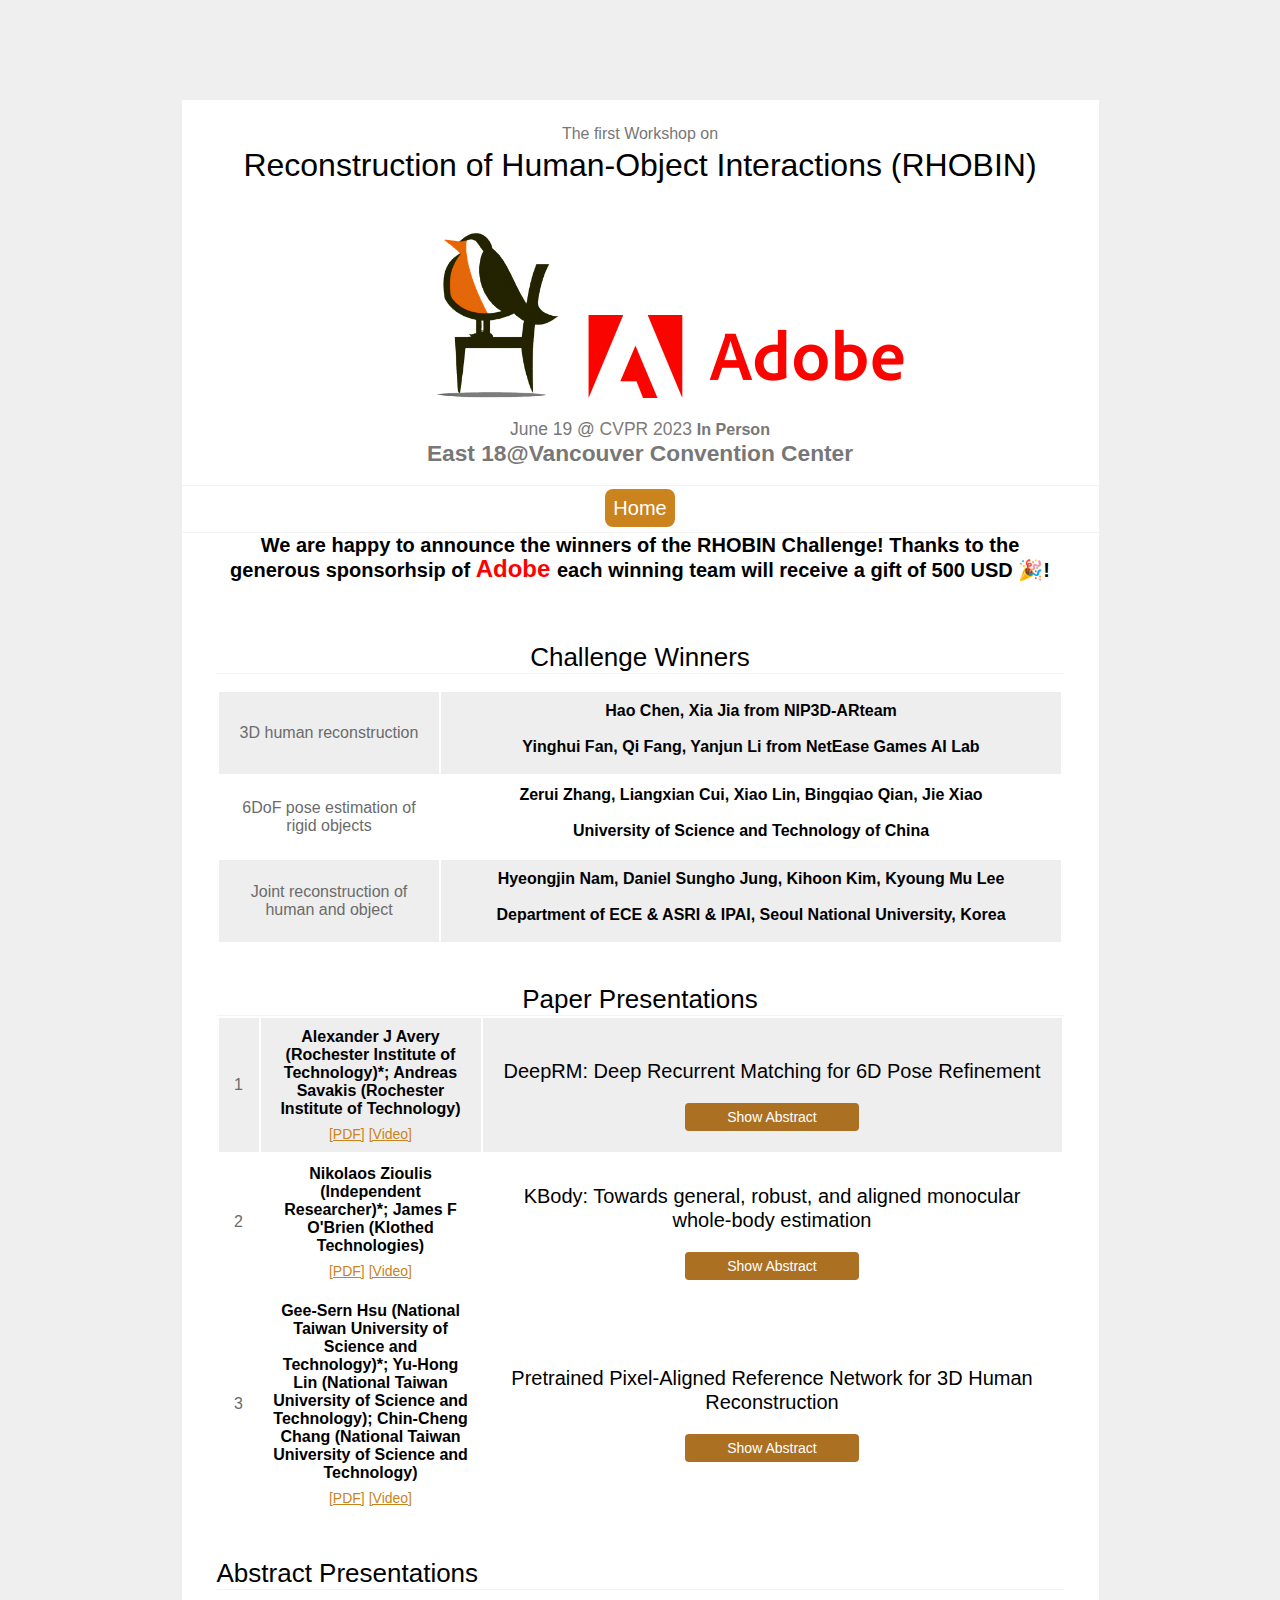
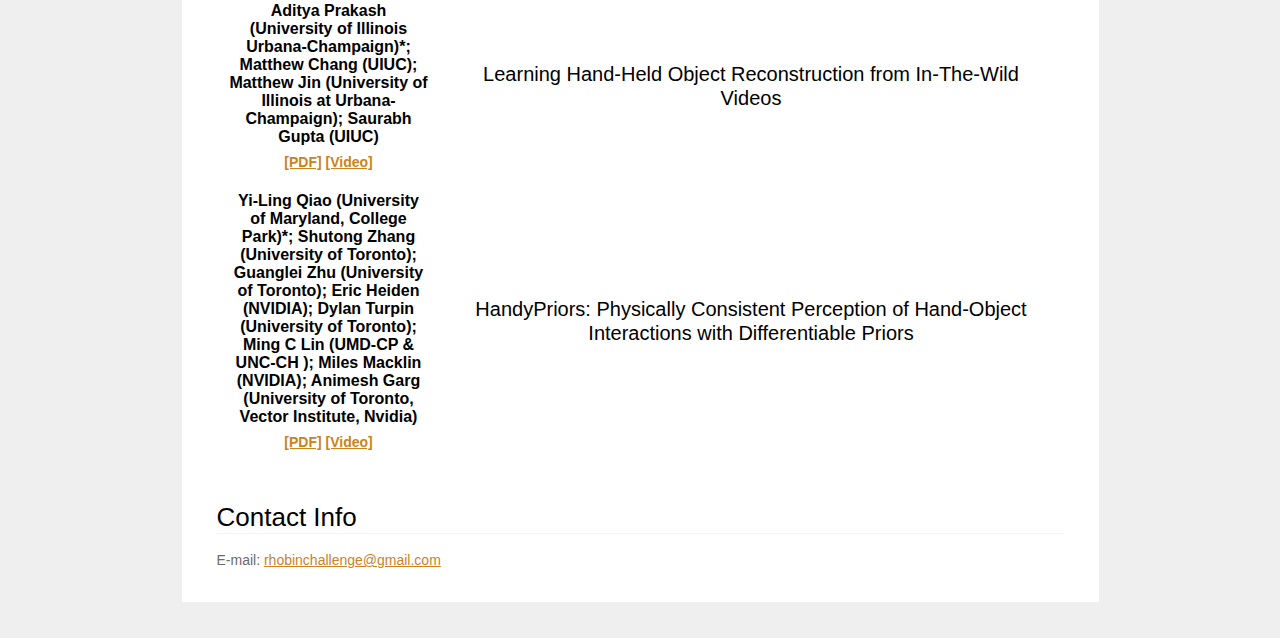
<file: cvpr23/papers.html>
<!DOCTYPE html PUBLIC "-//W3C//DTD XHTML 1.0 Strict//EN" "http://www.w3.org/TR/xhtml1/DTD/xhtml1-strict.dtd">
<html xmlns="http://www.w3.org/1999/xhtml">
  <head>
    <head>
        <title>CVPR23 RHOBIN Workshop</title>
        <meta http-equiv="content-type" content="text/html; charset=utf-8" />
        <link href="data/default.css" rel="stylesheet" type="text/css" />
    	<link rel="icon" type="image/png" href="./data/rhobin-logo.png" />        
	<meta property='og:title' content='RHOBIN Workshop: Reconstruction of Human-Object Interactions @ CVPR23'/>
        <meta property='og:url' content='https://rhobin-challenge.github.io/' />
        <meta property="og:type" content="website" />
    
    <script src="https://ajax.googleapis.com/ajax/libs/jquery/3.5.1/jquery.min.js"></script>
    <script>
        function moreOrLess(tableData) {
            obj = tableData.find("span");
            button = tableData.find("button");
            console.log(obj.hasClass("hidden"))
            if (obj.hasClass("hidden")) {
                obj.slideDown("fast");
                obj.removeClass("hidden");
                button.html("Hide Abstract");
            } else {
                obj.slideUp("fast");
                obj.addClass("hidden");
                button.html("Show Abstract");
            }
        }
    </script>
  </head>

  <body>
    <div id="header">
      <div id="logo">
	<h1>
		<center>
	    	 <span style="font-size:50%;color:#777;font-weight:normal">The first Workshop on</span><br>
             Reconstruction of Human-Object Interactions (RHOBIN)
		</center>
	</h1><br>
    </center>
    </h1><br>
    <div class="my-image-box-header">
    <center><img src="./data/rhobin-logo-no-bg.png" alt="rhobin-logo" width="128" height="168">
    <img src="data/Adobe_Corporate_logo.svg.png" width="320" height="83"> 

    </center>

    </div>
    <h2>
		<center>
      <span style="font-size:92%;color:#777;font-weight:normal">June 19 @ 
          <a href="https://cvpr2023.thecvf.com/" target="_blank">CVPR 2023</a> 
      <span style="font-size:92%;color:#777;font-weight:bold">In Person</span><br>
      <span style="font-size:130%;color:#777;font-weight:bold">East 18@Vancouver Convention Center</span>      

    </center>
	</h2><br>
	</div>
  
    <div id="menu">
    <center>
      <ul>
        <li class="first"><a href="./index.html" accesskey="1">Home</a></li>
      </ul>
    </center>
</div>

<button onclick="topFunction()" id="myBtn" title="Go to top">Top</button>

<script>
//Get the button
var mybutton = document.getElementById("myBtn");

// When the user scrolls down 20px from the top of the document, show the button
window.onscroll = function() {scrollFunction()};

function scrollFunction() {
      if (document.body.scrollTop > 20 || document.documentElement.scrollTop > 20) {
              mybutton.style.display = "block";
                } else {
                        mybutton.style.display = "none";
                          }
}

// When the user clicks on the button, scroll to the top of the document
function topFunction() {
      document.body.scrollTop = 0;
        document.documentElement.scrollTop = 0;
}
</script>


        <div id="content">
<!-- <p>
<ul>
<li>
    We are hosting <a href="https://app.gather.town/app/zDHzSsCHaRrEvEq4/ECCV%20VOLI%20Workshop" target="_blank">the poster session</a> on GatherTown (check out <a href="./gathertown_instruction.pdf" target="_blank">the GatherTown instructions</a> on how to join).
</li>
</ul>
</p> -->
<div style="margin-top: 100px;">
<br>
    <strong>
    <p class="poster_title">
    We are happy to announce the winners of the RHOBIN Challenge!
    Thanks to the generous sponsorhsip of <a href="https://www.adobe.com"></a><span style="font-size: 24px; color: #ff0000">Adobe
         </span></a>
    each winning team will receive a gift of 500 USD &#127881;!
</strong>
</div>

<center>
<h2>Challenge Winners</h2><br>
<table>
    <tr class="row_type_A">
        <td width=200px" , class="paper_id"> 3D human reconstruction </td>
        <td width="600px">
            <div style="text-align: center;">
                <strong><span class="author">
                    Hao Chen, Xia Jia from NIP3D-ARteam<br><br>
                    Yinghui Fan, Qi Fang, Yanjun Li from NetEase Games AI Lab
                </span></strong>
            </div>
            <div style="text-align: center;">
                <!-- <a href="" target="_blank">[PDF]</a>
                <a href="https://youtu.be/" target="_blank">[Video]</a> -->
            </div>
        </td>
        <!-- <td id="3dhps">
            <p class="poster_title">

            </p>  
        </td> -->
    </tr>
    <tr class="row_type_B">
        <td width="200px" , class="paper_id">6DoF pose estimation of rigid objects
        </td>
        <td width="600px">
            <div style="text-align: center;">
                <strong><span class="author">
                    Zerui Zhang, Liangxian Cui, Xiao Lin, Bingqiao Qian, Jie Xiao
                    <br><br>University of Science and Technology of China

                </span></strong>
            </div>
            <div style="text-align: center;">
        </td>
    </tr>
     

    <tr class="row_type_A">
        <td width="200px" , class="paper_id">Joint reconstruction of human and object</td>
        <td width="600px">
            <div style="text-align: center;">
                <strong><span class="author">
                    Hyeongjin Nam, Daniel Sungho Jung, Kihoon Kim, Kyoung Mu Lee <br><br>
                    Department of ECE & ASRI & IPAI, Seoul National University, Korea
                </div>
            <div style="text-align: center;">
                <!-- <a href="" target="_blank">[PDF]</a>
                <a href="https://youtu.be/" target="_blank">[Video]</a> -->
            </div>
        </td>
        <!-- <td id="hoi">
            <p class="poster_title">
        </td> -->
    </tr>
     
</table>
</center>
<center>

            <h2>Paper Presentations</h2>
            <table>
                <tr class="row_type_A">
                    <td width="20px" , class="paper_id">1</td>
                    <td width="200px">
                        <div style="text-align: center;">
                            <strong><span class="author">Alexander J Avery (Rochester Institute of Technology)*; Andreas Savakis (Rochester Institute of Technology)
                                </span></strong>
                        </div>
                        <div style="text-align: center;">
                            <a href="" target="_blank">[PDF]</a>
                            <a href="https://youtu.be/" target="_blank">[Video]</a>
                        </div>
                    </td>


                    <td id="paper1">
                        <p class="poster_title">
                             DeepRM: Deep Recurrent Matching for 6D Pose Refinement 
                        </p>
                        <span class="hidden">
                            <p><strong>Abstract:</strong>
                                Precise 6D pose estimation of rigid objects from RGB images is a critical but challenging task in robotics, augmented reality and human-computer interaction. To address this problem, we propose DeepRM, a novel recurrent network architecture for 6D pose refinement. DeepRM leverages initial coarse pose estimates to render synthetic images of target objects. The rendered images are then matched with the observed images to predict a rigid transform for updating the previous pose estimate. This process is repeated to incrementally refine the estimate at each iteration. The DeepRM architecture incorporates LSTM units to propagate information through each refinement step, significantly improving overall performance. In contrast to current 2-stage Perspective-n-Point based solutions, DeepRM is trained end-to-end, and uses a scalable backbone that can be tuned via a single parameter for accuracy and efficiency. During training, a multi-scale optical flow head is added to predict the optical flow between the observed and synthetic images. Optical flow prediction stabilizes the training process, and enforces the learning of features that are relevant to the task of pose estimation. Our results demonstrate that DeepRM achieves state-of-the-art performance on two widely accepted challenging datasets.
                            </p>
                        </span>
                        <div style="text-align: center;">
                            <button onclick="moreOrLess($('#paper1'))">Show Abstract</button>
                        </div>
                    </td>
                </tr>
               
               <tr class="row_type_B">
                    <td width="20px" , class="paper_id">2</td>
                    <td width="200px">
                        <div style="text-align: center;">
                            <strong><span class="author">
                                Nikolaos Zioulis (Independent Researcher)*; James F O'Brien (Klothed Technologies)                                </span></strong>
                        </div>
                        <div style="text-align: center;">
                            <a href="" target="_blank">[PDF]</a>
                            <a href="https://youtu.be/" target="_blank">[Video]</a>
                        </div>
                    </td>
                    <td id="paper2">
                        <p class="poster_title">
                            KBody: Towards general, robust, and aligned monocular whole-body estimation                         </p>
                        <span class="hidden">
                            <p><strong>Abstract:</strong>
                                KBody is a method for fitting a low-dimensional body model to an image. It follows a predict-and-optimize approach, relying on data-driven model estimates for the constraints that will be used to solve for the body's parameters. Acknowledging the importance of high quality correspondences, it leverages ``virtual joints" to improve fitting performance, disentangles the optimization between the pose and shape parameters, and integrates asymmetric distance fields to strike a balance in terms of pose and shape capturing capacity, as well as pixel alignment. We also show that generative model inversion offers a strong appearance prior that can be used to complete partial human images and used as a building block for generalized and robust monocular body fitting. Project page: https://klothed.github.io/KBody.
                            </p>
                        </span>
                        <div style="text-align: center;">
                            <button onclick="moreOrLess($('#paper2'))">Show Abstract</button>
                        </div>
                    </td>
                </tr>
                 

                <tr class="row_type_B">
                    <td width="20px" , class="paper_id">3</td>
                    <td width="200px">
                        <div style="text-align: center;">
                            <strong><span class="author">
                                Gee-Sern Hsu (National Taiwan University of Science and Technology)*; Yu-Hong Lin (National Taiwan University of Science and Technology); Chin-Cheng Chang (National Taiwan University of Science and Technology)                                </span></strong>
                        </div>
                        <div style="text-align: center;">
                            <a href="" target="_blank">[PDF]</a>
                            <a href="https://youtu.be/" target="_blank">[Video]</a>
                        </div>
                    </td>
                    <td id="paper3">
                        <p class="poster_title">
                            Pretrained Pixel-Aligned Reference Network for 3D Human Reconstruction</p>
                        <span class="hidden">
                            <p><strong>Abstract:</strong>
                                We propose the Pretrained Pixel-aligned Reference (PPR) network for 3D human reconstruction. The PPR network utilizes a pretrained model embedded with a reference mesh surface and full-view normals to better constrain spatial query processing, leading to improved mesh surface reconstruction. Our network consists of a dual-path encoder and a query network. The dual-path encoder extracts front-back view features from the input image through one path, and full-view reference features from a pretrained model through the other path. These features, along with additional spatial traits, are concatenated and processed by the query network to estimate the desired mesh surface. During training, we consider points on the pretrained model as well as around the ground-truth mesh surfaces, enabling the implicit function to better capture the mesh surface and overall posture. We evaluate the performance of our approach through experiments on the THuman 2.0 and RenderPeople datasets, and compare it with state-of-the-art methods.
                            </p>
                        </span>
                        <div style="text-align: center;">
                            <button onclick="moreOrLess($('#paper3'))">Show Abstract</button>
                        </div>
                    </td>
                </tr>
            </table>

        </center>


            <h2>Abstract Presentations</h2>
            <table>
               
               <tr class="row_type_B">

                    <td width="200px">
                        <div style="text-align: center;">
                            <strong><span class="author">
                                Aditya Prakash (University of Illinois Urbana-Champaign)*; Matthew Chang (UIUC); Matthew Jin (University of Illinois at Urbana-Champaign); Saurabh Gupta (UIUC)                         </div>
                        <div style="text-align: center;">
                            <a href="" target="_blank">[PDF]</a>
                            <a href="https://youtu.be/" target="_blank">[Video]</a>
                        </div>
                    </td>
                    <td id="abstract1">
                        <p class="poster_title">
                            Learning Hand-Held Object Reconstruction from In-The-Wild Videos 
                            <span class="hidden">
                            <!-- <p><strong>Abstract:</strong>
                                Prior works for reconstructing hand-held objects from a single image rely on direct 3D shape supervision which is challenging to gather in real world at scale. Consequently, these approaches do not generalize well when presented with novel objects in in-the-wild settings. While 3D supervision is a major bottleneck, there is an abundance of in-the-wild raw video data showing hand-object interactions. In this paper, we automatically extract 3D supervision (via multiview 2D supervision) from such raw video data (e.g. VISOR) to scale up the learning of models for hand-held object reconstruction. This requires tackling two key challenges: unknown camera pose and occlusion. For the former, we use hand pose (from existing techniques) as a proxy for object pose. For the latter, we learn data-driven 3D shape priors using synthetic objects from the ObMan dataset. We use these indirect 3D cues to train occupancy networks that predict the 3D shape of objects from a single RGB image. Our experiments on the MOW dataset show the effectiveness of these supervisory signals in predicting coherent 3D shapes and generalizing better to in-the-wild images compared to baselines. Since our approach does not require 3D supervision, we can also scale it up by incorporating additional datasets. -->
                            </p>
                        </span>
                        <div style="text-align: center;">
                            <!-- <button onclick="moreOrLess($('#abstract1'))">Show Abstract</button> -->
                        </div>
                    </td>
                </tr>
                 

                <tr class="row_type_B">
                    <td width="200px">
                        <div style="text-align: center;">
                            <strong><span class="author">
                                Yi-Ling Qiao (University of Maryland, College Park)*; Shutong Zhang (University of Toronto); Guanglei Zhu (University of Toronto); Eric Heiden (NVIDIA); Dylan Turpin (University of Toronto); Ming C Lin (UMD-CP & UNC-CH ); Miles Macklin (NVIDIA); Animesh Garg (University of Toronto, Vector Institute, Nvidia)
                            </div>
                        <div style="text-align: center;">
                            <a href="" target="_blank">[PDF]</a>
                            <a href="https://youtu.be/" target="_blank">[Video]</a>
                        </div>
                    </td>
                    <td id="abstract2">
                        <p class="poster_title">
                            HandyPriors: Physically Consistent Perception of Hand-Object Interactions with Differentiable Priors                         <span class="hidden">
                            <!-- <p><strong>Abstract:</strong>
                                Various heuristic objectives for modeling hand-object interaction have been employed in past work. However, due to the lack of a cohesive framework, these objectives often have a narrow scope of application and are limited by their efficiency or accuracy. In this paper, we propose HandyPriors, a unified and general pipeline for human-object interaction scenes by leveraging recent advances in differentiable physics and rendering. Our approach uses rendering priors to align with input images and segmentation masks, while physics priors mitigate penetration and relative-sliding across frames. Furthermore, we present two alternatives for hand and object pose estimation. The optimization-based pose estimation achieves high accuracy, while the filtering-based tracking, which utilizes the differentiable priors as dynamics and observation models, runs faster. We show that HandyPriors achieves comparable or better results in the pose estimation task, and the differentiable physics module enables us to predict contact information for pose refinement. We also show that our approach generalizes to perception tasks including robotic hand manipulation and human-object pose estimation in the wild.

                            </p> -->
                        </span>
                        <div style="text-align: center;">
                            <!-- <button onclick="moreOrLess($('#abstract2'))">Show Abstract</button> -->
                        </div>
                    </td>
                </tr>
                 
            </table>


<h2 id="contact">Contact Info</h2>
<p>E-mail: 
<a href="mailto:rhobinchallenge@gmail.com" target="_blank">rhobinchallenge@gmail.com</a>
</p>



<div style="clear: both;">&nbsp;</div>
</div><br><br>

</body>

</html>
</file>
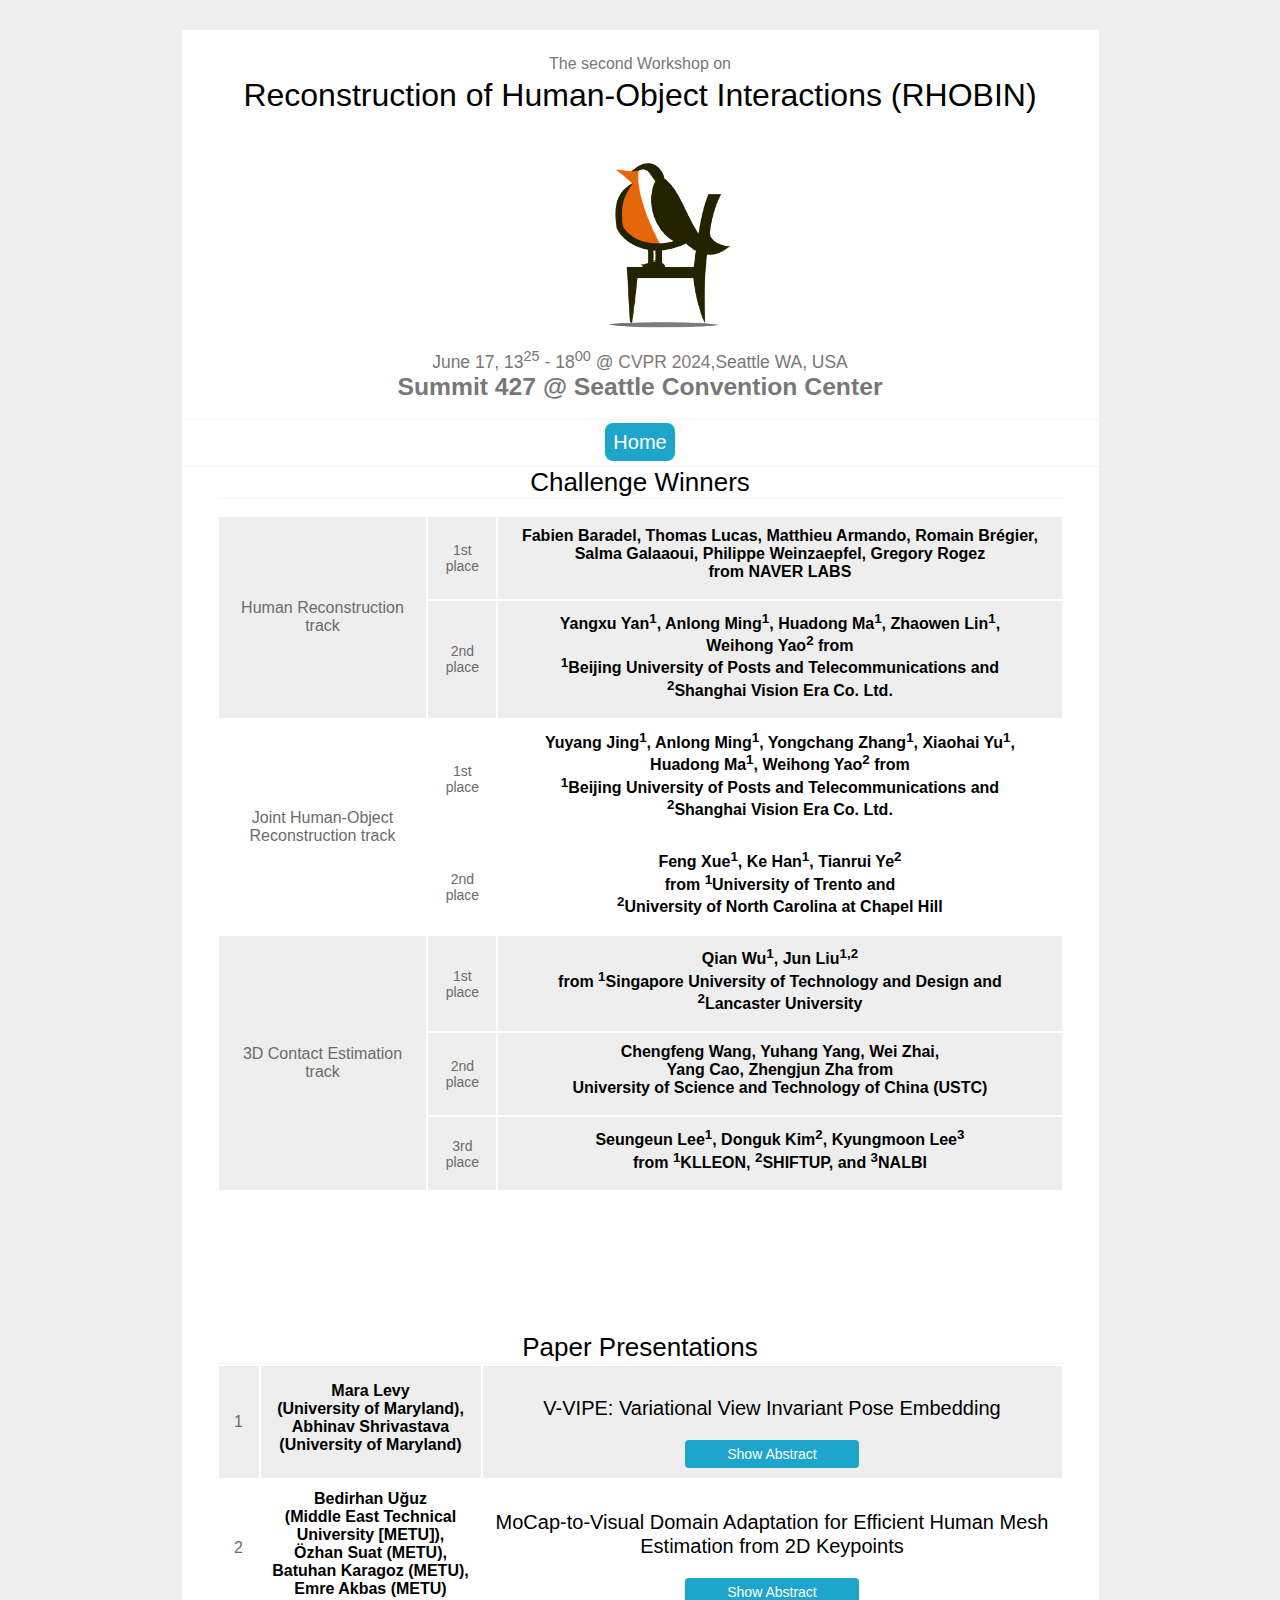
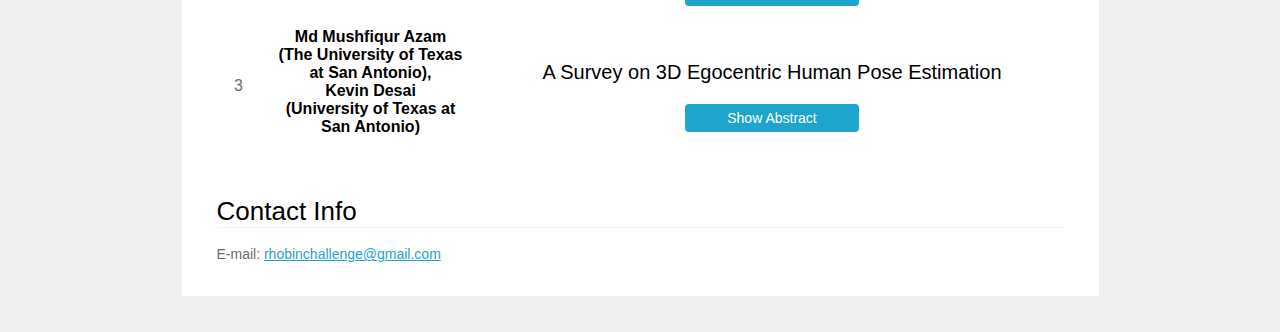
<file: cvpr24/papers.html>
<!DOCTYPE html PUBLIC "-//W3C//DTD XHTML 1.0 Strict//EN" "http://www.w3.org/TR/xhtml1/DTD/xhtml1-strict.dtd">
<html xmlns="http://www.w3.org/1999/xhtml">
  <head>
    <title>2nd RHOBIN Workshop@CVPR24</title>
    <meta http-equiv="content-type" content="text/html; charset=utf-8" />
    <link href="data/default.css" rel="stylesheet" type="text/css" />
    <link rel="icon" type="image/png" href="./data/rhobin-logo.png" />
    <meta property='og:title' content='RHOBIN Workshop: Reconstruction of Human-Object Interactions @ CVPR24'/>
    <meta property='og:url' content='https://rhobin-challenge.github.io/' />
    <meta property="og:type" content="website" />
    
    <script src="https://ajax.googleapis.com/ajax/libs/jquery/3.5.1/jquery.min.js"></script>
    <script>
        function moreOrLess(tableData) {
            obj = tableData.find("span");
            button = tableData.find("button");
            console.log(obj.hasClass("hidden"))
            if (obj.hasClass("hidden")) {
                obj.slideDown("fast");
                obj.removeClass("hidden");
                button.html("Hide Abstract");
            } else {
                obj.slideUp("fast");
                obj.addClass("hidden");
                button.html("Show Abstract");
            }
        }
    </script>
  </head>

  <body>
    <div id="header">
      <div id="logo">
    <h1>
        <center>
             <span style="font-size:50%;color:#777;font-weight:normal">The second Workshop on</span><br>
             Reconstruction of Human-Object Interactions (RHOBIN)
        </center>
    </h1><br>

    </h1><br>
    <div class="my-image-box-header">
    <center>
        <img src="./data/rhobin-logo-no-bg.png" alt="rhobin-logo" width="128" height="168">
    </center>

    </div>
    <h2>
    <center>
      <span style="font-size:92%;color:#777;font-weight:normal">June 17, 13<sup>25</sup> - 18<sup>00</sup> @
          <a href="https://cvpr2024.thecvf.com/" target="_blank">CVPR 2024</a>,Seattle WA, USA</span><br>
      <span style="font-size:130%;color:#777;font-weight:bold">Summit 427 @ Seattle Convention Center</span>
    </center>

    </center>
    </h2><br>
    </div>
  
    <div id="menu">
    <center>
      <ul>
        <li class="first"><a href="./index.html" accesskey="1">Home</a></li>
      </ul>
    </center>
</div>

<button onclick="topFunction()" id="myBtn" title="Go to top">Top</button>

<script>
//Get the button
var mybutton = document.getElementById("myBtn");

// When the user scrolls down 20px from the top of the document, show the button
window.onscroll = function() {scrollFunction()};

function scrollFunction() {
      if (document.body.scrollTop > 20 || document.documentElement.scrollTop > 20) {
              mybutton.style.display = "block";
                } else {
                        mybutton.style.display = "none";
                          }
}

// When the user clicks on the button, scroll to the top of the document
function topFunction() {
      document.body.scrollTop = 0;
        document.documentElement.scrollTop = 0;
}
</script>


        <div id="content">
<!-- <p>
<ul>
<li>
    We are hosting <a href="https://app.gather.town/app/zDHzSsCHaRrEvEq4/ECCV%20VOLI%20Workshop" target="_blank">the poster session</a> on GatherTown (check out <a href="./gathertown_instruction.pdf" target="_blank">the GatherTown instructions</a> on how to join).
</li>
</ul>
</p> -->
<br>
<!-- <div style="margin-top: 100px;">
<br>
    <strong>
    <p class="poster_title">
    We are happy to announce the winners of the RHOBIN Challenge!
    Thanks to the generous sponsorhsip of <a href="https://www.adobe.com"></a><span style="font-size: 24px; color: #ff0000">Adobe
         </span></a>
    each winning team will receive a gift of 500 USD &#127881;!
</strong>
</div> -->

<center>
    <h2>Challenge Winners</h2><br>
    <table>
        <!--Human Reconstruction track-->
        <tr class="row_type_A">
            <td width=200px" class="paper_id" rowspan="2">Human Reconstruction track</td>
            <td width=50px"><div style="text-align: center;">1st place</div></td>
            <td width="600px">
                <div style="text-align: center;">
                    <strong><span class="author">
                        Fabien Baradel, Thomas Lucas, Matthieu Armando, Romain Brégier,<br>
                        Salma Galaaoui, Philippe Weinzaepfel, Gregory Rogez<br>
                        from NAVER LABS
                    </span></strong>
                </div>
            </td>
        </tr>
        <tr class="row_type_A">
            <td width=50px"><div style="text-align: center;">2nd place</div></td>
            <td width="600px">
                <div style="text-align: center;">
                    <strong><span class="author">
                        Yangxu Yan<sup>1</sup>, Anlong Ming<sup>1</sup>, Huadong Ma<sup>1</sup>, Zhaowen Lin<sup>1</sup>,<br>
                        Weihong Yao<sup>2</sup> from <br>
                        <sup>1</sup>Beijing University of Posts and Telecommunications and<br>
                        <sup>2</sup>Shanghai Vision Era Co. Ltd.
                    </span></strong>
                </div>
            </td>
        </tr>

        <!--Joint Human-Object Reconstruction track-->
        <tr class="row_type_B">
            <td width="200px" class="paper_id" rowspan="2">Joint Human-Object Reconstruction track</td>
            <td width=50px"><div style="text-align: center;">1st place</div></td>
            <td width="600px">
                <div style="text-align: center;">
                    <strong><span class="author">
                        Yuyang Jing<sup>1</sup>, Anlong Ming<sup>1</sup>, Yongchang Zhang<sup>1</sup>, Xiaohai Yu<sup>1</sup>,<br>
                        Huadong Ma<sup>1</sup>, Weihong Yao<sup>2</sup> from <br>
                        <sup>1</sup>Beijing University of Posts and Telecommunications and<br>
                        <sup>2</sup>Shanghai Vision Era Co. Ltd.
                    </span></strong>
                </div>
            </td>
        </tr>
        <tr class="row_type_B">
            <td width=50px"><div style="text-align: center;">2nd place</div></td>
            <td width="600px">
                <div style="text-align: center;">
                    <strong><span class="author">
                        Feng Xue<sup>1</sup>, Ke Han<sup>1</sup>, Tianrui Ye<sup>2</sup><br>
                        from <sup>1</sup>University of Trento and<br>
                        <sup>2</sup>University of North Carolina at Chapel Hill
                    </span></strong>
                </div>
            </td>
        </tr>

        <!--3D Contact Estimation track-->
        <tr class="row_type_A">
            <td width="200px" class="paper_id" rowspan="3">3D Contact Estimation track</td>
            <td width=50px"><div style="text-align: center;">1st place</div></td>
            <td width="600px">
                <div style="text-align: center;">
                    <strong><span class="author">
                        Qian Wu<sup>1</sup>, Jun Liu<sup>1,2</sup><br>
                        from <sup>1</sup>Singapore University of Technology and Design and<br>
                        <sup>2</sup>Lancaster University
                    </span></strong>
                </div>
            </td>
        </tr>
        <tr class="row_type_A">
            <td width=50px"><div style="text-align: center;">2nd place</div></td>
            <td width="600px">
                <div style="text-align: center;">
                    <strong><span class="author">
                        Chengfeng Wang, Yuhang Yang, Wei Zhai,<br>
                        Yang Cao, Zhengjun Zha from<br>
                        University of Science and Technology of China (USTC)
                    </span></strong>
                </div>
            </td>
        </tr>
        <tr class="row_type_A">
            <td width=50px"><div style="text-align: center;">3rd place</div></td>
            <td width="600px">
                <div style="text-align: center;">
                    <strong><span class="author">
                        Seungeun Lee<sup>1</sup>, Donguk Kim<sup>2</sup>, Kyungmoon Lee<sup>3</sup><br>
                        from <sup>1</sup>KLLEON, <sup>2</sup>SHIFTUP, and <sup>3</sup>NALBI
                    </span></strong>
                </div>
            </td>
        </tr>

    </table>
</center>

<div style="margin-top: 100px;">
<center>
    <h2>Paper Presentations</h2>
    <table>
        <tr class="row_type_A">
            <td width="20px" , class="paper_id">1</td>
            <td width="200px">
                <div style="text-align: center;">
                    <strong><span class="author">
                        Mara Levy <br>
                        (University of Maryland), <br>
                        Abhinav Shrivastava <br>
                        (University of Maryland)
                    </span></strong>
                </div>
                <!-- <div style="text-align: center;">
                    <a href="" target="_blank">[PDF]</a>
                    <a href="https://youtu.be/" target="_blank">[Video]</a>
                </div> -->
            </td>


            <td id="paper1">
                <p class="poster_title">
                    V-VIPE: Variational View Invariant Pose Embedding
                </p>
                <span class="hidden">
                    <p><strong>Abstract:</strong>
                        Learning to represent three dimensional (3D) human pose given a two dimensional (2D) image of a person, is a challenging problem. In order to make the problem less ambiguous it has become common practice to estimate 3D pose in the camera coordinate space. However, this makes the task of comparing two 3D poses difficult. In this paper, we address this challenge by separating the problem of estimating 3D pose from 2D images into two steps. We use a variational autoencoder (VAE) to find an embedding that represents 3D poses in world coordinate space using a canonical camera viewpoint. We refer to this embedding as variational view-invariant pose embedding V-VIPE. Using V-VIPE we can encode 2D and 3D poses and use the embedding for downstream tasks, like retrieval and classification. We can estimate 3D poses from these embeddings using the decoder as well as generate unseen 3D poses. The variability of our encoding allows it to generalize well to unseen camera views when mapping from 2D space. To the best of our knowledge, V-VIPE is the only representation to offer this diversity of applications.
                    </p>
                </span>
                <div style="text-align: center;">
                    <button onclick="moreOrLess($('#paper1'))">Show Abstract</button>
                </div>
            </td>
        </tr>

    <tr class="row_type_B">
            <td width="20px" , class="paper_id">2</td>
            <td width="200px">
                <div style="text-align: center;">
                    <strong><span class="author">
                        Bedirhan Uğuz <br>
                        (Middle East Technical University [METU]), <br>
                        Özhan Suat (METU), <br>
                        Batuhan Karagoz (METU), <br>
                        Emre Akbas (METU)
                    </span></strong>
                </div>
                <!-- <div style="text-align: center;">
                    <a href="" target="_blank">[PDF]</a>
                    <a href="https://youtu.be/" target="_blank">[Video]</a>
                </div> -->
            </td>
            <td id="paper2">
                <p class="poster_title">
                    MoCap-to-Visual Domain Adaptation for Efficient Human Mesh Estimation from 2D Keypoints
                </p>
                <span class="hidden">
                    <p><strong>Abstract:</strong>
                        This paper presents Key2Mesh, a model that takes a set of 2D human pose keypoints as input and estimates the corresponding body mesh. Since this process does not involve any visual (i.e. RGB image) data, the model can be trained on large-scale motion capture (MoCap) datasets, thereby overcoming the scarcity of image datasets with 3D labels. To enable the model's application on RGB images, we first run an off-the-shelf 2D pose estimator to obtain the 2D keypoints, and then feed these 2D keypoints to Key2Mesh. To improve the performance of our model on RGB images, we apply an adversarial domain adaptation (DA) method to bridge the gap between the MoCap and visual domains. Crucially, our DA method does not require 3D labels for visual data, which enables adaptation to target sets without the need for costly labels. We evaluate Key2Mesh for the task of estimating 3D human meshes from 2D keypoints, in the absence of RGB and mesh label pairs. Our results on widely used H3.6M and 3DPW datasets show that Key2Mesh sets the new state-of-the-art by outperforming other models in PA-MPJPE for both datasets, and in MPJPE and PVE for the 3DPW dataset. Thanks to our model's simple architecture, it operates at least 12x faster than the prior state-of-the-art model, LGD. We provide sample video outputs and additional qualitative samples in the supplementary material. Code will be released.
                    </p>
                </span>
                <div style="text-align: center;">
                    <button onclick="moreOrLess($('#paper2'))">Show Abstract</button>
                </div>
            </td>
        </tr>


        <tr class="row_type_B">
            <td width="20px" , class="paper_id">3</td>
            <td width="200px">
                <div style="text-align: center;">
                    <strong><span class="author">
                        Md Mushfiqur Azam <br>
                        (The University of Texas at San Antonio), <br>
                        Kevin Desai <br>
                        (University of Texas at San Antonio)
                    </span></strong>
                </div>
                <!-- <div style="text-align: center;">
                    <a href="" target="_blank">[PDF]</a>
                    <a href="https://youtu.be/" target="_blank">[Video]</a>
                </div> -->
            </td>
            <td id="paper3">
                <p class="poster_title">
                    A Survey on 3D Egocentric Human Pose Estimation
                </p>
                <span class="hidden">
                    <p><strong>Abstract:</strong>
                        Egocentric human pose estimation aims to estimate human body poses and develop body representations from a first-person camera perspective. It has gained vast popularity in recent years because of its wide range of applications in sectors like XR-technologies, human-computer interaction, and fitness tracking. However, to the best of our knowledge, there is no systematic literature review based on the proposed solutions regarding egocentric 3D human pose estimation. To that end, the aim of this survey paper is to provide an extensive overview of the current state of egocentric pose estimation research. In this paper, we categorize and discuss the popular datasets and the different pose estimation models, highlighting the strengths and weaknesses of different methods by comparative analysis. This survey can be a valuable resource for both researchers and practitioners in the field, offering insights into key concepts and cutting-edge solutions in egocentric pose estimation, its wide-ranging applications, as well as the open problems with future scope.
                    </p>
                </span>
                <div style="text-align: center;">
                    <button onclick="moreOrLess($('#paper3'))">Show Abstract</button>
                </div>
            </td>
        </tr>
    </table>
</center>
</div>

<!-- <center>
    <h2>Abstract Presentations</h2>
    <table>

        <tr class="row_type_B">

            <td width="200px">
                <div style="text-align: center;">
                    <strong><span class="author">
                        Aditya Prakash (University of Illinois Urbana-Champaign)*; Matthew Chang (UIUC); Matthew Jin (University of Illinois at Urbana-Champaign); Saurabh Gupta (UIUC)                         </div>
                <div style="text-align: center;">
                    <a href="" target="_blank">[PDF]</a>
                    <a href="https://youtu.be/" target="_blank">[Video]</a>
                </div>
            </td>
            <td id="abstract1">
                <p class="poster_title">
                    Learning Hand-Held Object Reconstruction from In-The-Wild Videos
                    <span class="hidden">
                    <p><strong>Abstract:</strong>
                        Prior works for reconstructing hand-held objects from a single image rely on direct 3D shape supervision which is challenging to gather in real world at scale. Consequently, these approaches do not generalize well when presented with novel objects in in-the-wild settings. While 3D supervision is a major bottleneck, there is an abundance of in-the-wild raw video data showing hand-object interactions. In this paper, we automatically extract 3D supervision (via multiview 2D supervision) from such raw video data (e.g. VISOR) to scale up the learning of models for hand-held object reconstruction. This requires tackling two key challenges: unknown camera pose and occlusion. For the former, we use hand pose (from existing techniques) as a proxy for object pose. For the latter, we learn data-driven 3D shape priors using synthetic objects from the ObMan dataset. We use these indirect 3D cues to train occupancy networks that predict the 3D shape of objects from a single RGB image. Our experiments on the MOW dataset show the effectiveness of these supervisory signals in predicting coherent 3D shapes and generalizing better to in-the-wild images compared to baselines. Since our approach does not require 3D supervision, we can also scale it up by incorporating additional datasets.
                    </p>
                </span>
                <div style="text-align: center;">
                </div>
            </td>
        </tr>


        <tr class="row_type_B">
            <td width="200px">
                <div style="text-align: center;">
                    <strong><span class="author">
                        Yi-Ling Qiao (University of Maryland, College Park)*; Shutong Zhang (University of Toronto); Guanglei Zhu (University of Toronto); Eric Heiden (NVIDIA); Dylan Turpin (University of Toronto); Ming C Lin (UMD-CP & UNC-CH ); Miles Macklin (NVIDIA); Animesh Garg (University of Toronto, Vector Institute, Nvidia)
                    </div>
                <div style="text-align: center;">
                    <a href="" target="_blank">[PDF]</a>
                    <a href="https://youtu.be/" target="_blank">[Video]</a>
                </div>
            </td>
            <td id="abstract2">
                <p class="poster_title">
                    HandyPriors: Physically Consistent Perception of Hand-Object Interactions with Differentiable Priors                         <span class="hidden">

                </span>
                <div style="text-align: center;">
                </div>
            </td>
        </tr>

    </table>
</center> -->

<h2 id="contact">Contact Info</h2>
<p>E-mail: 
<a href="mailto:rhobinchallenge@gmail.com" target="_blank">rhobinchallenge@gmail.com</a>
</p>



<div style="clear: both;">&nbsp;</div>
</div><br><br>

</body>

</html>
</file>
<file: data/default.css>
* {
    font-family:  Helvetica, sans-serif;
}
/* "Trebuchet MS", Arial, */
ul.program li {
    font-size: 17px;
    padding: 5px;
}

ul#pc li {
    font-size: 15px;
    padding: 2px;
    color: #666666;
}
.my-image-box {
    object-position: 50% 50%;
    /* float: center; */
}

.my-image-box-header {
    /* display: flex; */
    justify-content: center;
    align-items: center;
    margin-left: 60px;
  }

  .my-image-box-header img {
    margin: 10px; /* Optional: Add some spacing between the images */
  }

.my-image-box img {
    display: block;
    /* width: 100%; */
}

body {
    margin: 30px 0;
    padding: 0;
    background: #EFEFEF;
    font-size: 16px;
    color: #6B6B6B;
}

h1, h2, h3, h4, h5, h6 {
    margin: 0;
    padding: 0;
    font-weight: normal;
    color: #000000;
}

h2 {
    border-bottom: 1px solid #F4F4F4;
    font-size: 26px;
    padding: 40px 0 0 0;
}

h3 {
    font-size: 20px;
}

p, ol, ul, blockquote {
    line-height: 24px;
}

a {
    color: #1da5cb;
}

a:hover {
    text-decoration: none;
}

img {
    border: none;
}


/* Posted */

.posted {
    height: 33px;
    margin: 0 0 30px 0;
    padding: 10px 15px 0 15px;
    background: url(images/img6.gif) repeat-x;
    border-bottom: 1px solid #F2F2F2;
}

.posted p {
    float: left;
    margin: 0;
}

.posted .comments {
    float: right;
}

.posted a {
    color: #717171;
}

/* Header */

#header {
    width: 917px;
	height: 200px;
    margin: 0 auto;
}

/* Logo */

#logo {
    width: 100%;
    float: left;
    padding: 0 0 0 0;
    background: #FFFFFF;
}

#logo * {
    text-decoration: none;
}

#logo h1 {
    padding: 10px 0 0 0px;
    font-size: 32px;
}

#logo h1 a {
    color: #000000;
}

#logo h1 span {
    font-weight: bold;
}

#logo h2 {
    padding: 6px 0px 0px 0px;
    font-size: 19px;
    border: none;
}

#logo h2 a {
    color: #807A7A;
}

/* Menu */
#menu {
    width: 100%;
    float: left;
    padding: 10px 0 10px 0px;
    background: #FFFFFF;

	border-bottom: 1px solid #F4F4F4;
	border-top: 1px solid #F4F4F4;
}


#menu ul {
    padding: 0px;;
    margin: 0;
    padding: 0;
}

#menu li {
    display: inline;
}

#menu a {
    padding: 0 15px 0 20px;
    border-left: 1px solid #DBDBDB;
    text-decoration: none;
    font-size: 20px;
    color: #fff;
    background-color: #ae1dcb;
    padding: 8px 8px;
    border-radius: 8px;
}
#menu a:hover{
	background-color: #bc30ce;
}

#menu .first a {
    border: none;
}

/* Splash */

#splash {
    width: 877px;
    margin: 0 auto;
    border-right: 20px solid #FFFFFF;
    border-left: 20px solid #FFFFFF;
}

/* Content */
#content {
    width: 847px;
    margin: 0 auto;
    padding: 0px 35px 0 35px;
    background: #FFFFFF;
    font-size: 14px;
}

#colOne {
    float: left;
    width: 620px;
}

#colTwo {
    float: right;
    width: 185px;
    padding: 5px 0 0 0;
}

/* Organizer */
#organizer img {
    width: 150px;
/*    height: 170px;*/
}

/* Footer */
#footer {
}

#footer p {
    text-align: center;
    color: #777777;
}

#footer a {
    color: #5D5D5D;
}



div#tz_select {
    text-align: center;
    margin: 32px;
}


table.schedule {
    border-color: #999;
    border-style: none;
	text-align: center;
    border-width: 0 0 1px 1px;
    border-collapse: collapse;
    background-color: #FFF;
    margin: 0 auto;
	/* width: 100%; */
	color: #000;
}

table#program td {
    padding: 10px;
    border-width: 2px;
    border-style: solid;
    border-color: #ffffff;
}
/* table#program td:nth-child(2) {
    text-align: center;
    width: 110px;
}
table#program td:nth-child(1) {
    text-align: center;
    width: 110px;
} */
tr.row_type_tt {
	background-color: #cb1dbc;
}
tr.row_type_A {
	background-color: #EEE;
}
tr.row_type_B {
	background-color: #FFF;
}
tr.row_type_C {
	background-color: #BEB2C8;
}
tr.row_type_D {
	background-color: #cc9fc8;
}
tr.row_type_E {
	background-color: #c130ce;
}
tr.row_type_F {
	background-color: #CAD5CA;
}
tr.block {
    background-color: #89009b;
    color: #fff;
}
tr.row_type_A td {
	padding: 10px 10px;
}
tr.row_type_B td {
	padding: 10px 10px;
}
tr.row_type_C td {
	padding: 10px 10px;
}
tr.row_type_D td {
	padding: 10px 10px;
}
td.paper_id {
    text-align: center;
    font-size: 16px;
}

span.author {
    font-size: 16px;
    color: #000;
    display: block;
    margin-bottom: 8px;
}

p.poster_title {
    font-size: 20px;
    text-align: center;
    color: #000;
}

p.poster_abstract {
    font-size: 14px;
    text-align: left;
    color: #222222;
    line-height: 1.3em;
}

span.hidden {
    display: none;
} 


button {
    background-color: #1da5cb;
    margin: 0 auto;
    border: none;
    color: white;
    padding: 6px 42px;
    border-radius: 4px;
    text-align: center;
    text-decoration: none;
    display: inline-block;
    font-size: 14px;
}
button:hover {
    background-color: #c51dcb;
}

#myBtn {
    display: none;
    position: fixed;
    bottom: 20px;
    right: 30px;
    z-index: 99;
    font-size: 18px;
    border: none;
    outline: none;
    background-color: #c81dcb;
    color: white;
    cursor: pointer;
    padding: 15px;
    border-radius: 4px;
}

#myBtn:hover {
    background-color: #cb1dc2;
}
</file>
<file: cvpr23/data/default.css>
* {
    font-family:  Helvetica, sans-serif;
}
/* "Trebuchet MS", Arial, */
ul.program li {
    font-size: 17px;
    padding: 5px;
}

ul#pc li {
    font-size: 15px;
    padding: 2px;
    color: #666666;
}
.my-image-box {
    object-position: 50% 50%;
    /* float: center; */
}

.my-image-box-header {
    /* display: flex; */
    justify-content: center;
    align-items: center;
    margin-left: 60px;
  }

  .my-image-box-header img {
    margin: 10px; /* Optional: Add some spacing between the images */
  }

.my-image-box img {
    display: block;
    /* width: 100%; */
}

body {
    margin: 30px 0;
    padding: 0;
    background: #EFEFEF;
    font-size: 16px;
    color: #6B6B6B;
}

h1, h2, h3, h4, h5, h6 {
    margin: 0;
    padding: 0;
    font-weight: normal;
    color: #000000;
}

h2 {
    border-bottom: 1px solid #F4F4F4;
    font-size: 26px;
    padding: 40px 0 0 0;
}

h3 {
    font-size: 20px;
}

p, ol, ul, blockquote {
    line-height: 24px;
}

a {
    color: #cb831d;
}

a:hover {
    text-decoration: none;
}

img {
    border: none;
}


/* Posted */

.posted {
    height: 33px;
    margin: 0 0 30px 0;
    padding: 10px 15px 0 15px;
    background: url(images/img6.gif) repeat-x;
    border-bottom: 1px solid #F2F2F2;
}

.posted p {
    float: left;
    margin: 0;
}

.posted .comments {
    float: right;
}

.posted a {
    color: #717171;
}

/* Header */

#header {
    width: 917px;
	height: 200px;
    margin: 0 auto;
}

/* Logo */

#logo {
    width: 100%;
    float: left;
    padding: 0 0 0 0;
    background: #FFFFFF;
}

#logo * {
    text-decoration: none;
}

#logo h1 {
    padding: 10px 0 0 0px;
    font-size: 32px;
}

#logo h1 a {
    color: #000000;
}

#logo h1 span {
    font-weight: bold;
}

#logo h2 {
    padding: 6px 0px 0px 0px;
    font-size: 19px;
    border: none;
}

#logo h2 a {
    color: #807A7A;
}

/* Menu */
#menu {
    width: 100%;
    float: left;
    padding: 10px 0 10px 0px;
    background: #FFFFFF;

	border-bottom: 1px solid #F4F4F4;
	border-top: 1px solid #F4F4F4;
}


#menu ul {
    padding: 0px;;
    margin: 0;
    padding: 0;
}

#menu li {
    display: inline;
}

#menu a {
    padding: 0 15px 0 20px;
    border-left: 1px solid #DBDBDB;
    text-decoration: none;
    font-size: 20px;
    color: #fff;
    background-color: #cb831d;
    padding: 8px 8px;
    border-radius: 8px;
}
#menu a:hover{
	background-color: #caa46d;
}

#menu .first a {
    border: none;
}

/* Splash */

#splash {
    width: 877px;
    margin: 0 auto;
    border-right: 20px solid #FFFFFF;
    border-left: 20px solid #FFFFFF;
}

/* Content */
#content {
    width: 847px;
    margin: 0 auto;
    padding: 0px 35px 0 35px;
    background: #FFFFFF;
    font-size: 14px;
}

#colOne {
    float: left;
    width: 620px;
}

#colTwo {
    float: right;
    width: 185px;
    padding: 5px 0 0 0;
}

/* Organizer */
#organizer img {
    width: 150px;
/*    height: 170px;*/
}

/* Footer */
#footer {
}

#footer p {
    text-align: center;
    color: #777777;
}

#footer a {
    color: #5D5D5D;
}



div#tz_select {
    text-align: center;
    margin: 32px;
}


table.schedule {
    border-color: #999;
    border-style: none;
	text-align: center;
    border-width: 0 0 1px 1px;
    border-collapse: collapse;
    background-color: #FFF;
    margin: 0 auto;
	/* width: 100%; */
	color: #000;
}

table#program td {
    padding: 10px;
    border-width: 2px;
    border-style: solid;
    border-color: #ffffff;
}
/* table#program td:nth-child(2) {
    text-align: center;
    width: 110px;
}
table#program td:nth-child(1) {
    text-align: center;
    width: 110px;
} */
tr.row_type_tt {
	background-color: #cb831d;
}
tr.row_type_A {
	background-color: #EEE;
}
tr.row_type_B {
	background-color: #FFF;
}
tr.row_type_C {
	background-color: #BEB2C8;
}
tr.row_type_D {
	background-color: #9FC2CC;
}
tr.row_type_E {
	background-color: #ca9e60;
}
tr.row_type_F {
	background-color: #CAD5CA;
}
tr.block {
    background-color: #00649b;
    color: #fff;
}
tr.row_type_A td {
	padding: 10px 10px;
}
tr.row_type_B td {
	padding: 10px 10px;
}
tr.row_type_C td {
	padding: 10px 10px;
}
tr.row_type_D td {
	padding: 10px 10px;
}
td.paper_id {
    text-align: center;
    font-size: 16px;
}

span.author {
    font-size: 16px;
    color: #000;
    display: block;
    margin-bottom: 8px;
}

p.poster_title {
    font-size: 20px;
    text-align: center;
    color: #000;
}

p.poster_abstract {
    font-size: 14px;
    text-align: left;
    color: #222222;
    line-height: 1.3em;
}

span.hidden {
    display: none;
} 


button {
    background-color: #ac7022;
    margin: 0 auto;
    border: none;
    color: white;
    padding: 6px 42px;
    border-radius: 4px;
    text-align: center;
    text-decoration: none;
    display: inline-block;
    font-size: 14px;
}
button:hover {
    background-color: #ac7022;
}

#myBtn {
    display: none;
    position: fixed;
    bottom: 20px;
    right: 30px;
    z-index: 99;
    font-size: 18px;
    border: none;
    outline: none;
    background-color: #ac7022;
    color: white;
    cursor: pointer;
    padding: 15px;
    border-radius: 4px;
}

#myBtn:hover {
    background-color: #daa65e;
}
</file>
<file: cvpr24/data/default.css>
* {
    font-family:  Helvetica, sans-serif;
}
/* "Trebuchet MS", Arial, */
ul.program li {
    font-size: 17px;
    padding: 5px;
}

ul#pc li {
    font-size: 15px;
    padding: 2px;
    color: #666666;
}
.my-image-box {
    object-position: 50% 50%;
    /* float: center; */
}

.my-image-box-header {
    /* display: flex; */
    justify-content: center;
    align-items: center;
    margin-left: 60px;
  }

  .my-image-box-header img {
    margin: 10px; /* Optional: Add some spacing between the images */
  }

.my-image-box img {
    display: block;
    /* width: 100%; */
}

body {
    margin: 30px 0;
    padding: 0;
    background: #EFEFEF;
    font-size: 16px;
    color: #6B6B6B;
}

h1, h2, h3, h4, h5, h6 {
    margin: 0;
    padding: 0;
    font-weight: normal;
    color: #000000;
}

h2 {
    border-bottom: 1px solid #F4F4F4;
    font-size: 26px;
    padding: 40px 0 0 0;
}

h3 {
    font-size: 20px;
}

p, ol, ul, blockquote {
    line-height: 24px;
}

a {
    color: #1da5cb;
}

a:hover {
    text-decoration: none;
}

img {
    border: none;
}


/* Posted */

.posted {
    height: 33px;
    margin: 0 0 30px 0;
    padding: 10px 15px 0 15px;
    background: url(images/img6.gif) repeat-x;
    border-bottom: 1px solid #F2F2F2;
}

.posted p {
    float: left;
    margin: 0;
}

.posted .comments {
    float: right;
}

.posted a {
    color: #717171;
}

/* Header */

#header {
    width: 917px;
	height: 200px;
    margin: 0 auto;
}

/* Logo */

#logo {
    width: 100%;
    float: left;
    padding: 0 0 0 0;
    background: #FFFFFF;
}

#logo * {
    text-decoration: none;
}

#logo h1 {
    padding: 10px 0 0 0px;
    font-size: 32px;
}

#logo h1 a {
    color: #000000;
}

#logo h1 span {
    font-weight: bold;
}

#logo h2 {
    padding: 6px 0px 0px 0px;
    font-size: 19px;
    border: none;
}

#logo h2 a {
    color: #807A7A;
}

/* Menu */
#menu {
    width: 100%;
    float: left;
    padding: 10px 0 10px 0px;
    background: #FFFFFF;

	border-bottom: 1px solid #F4F4F4;
	border-top: 1px solid #F4F4F4;
}


#menu ul {
    padding: 0px;;
    margin: 0;
    padding: 0;
}

#menu li {
    display: inline;
}

#menu a {
    padding: 0 15px 0 20px;
    border-left: 1px solid #DBDBDB;
    text-decoration: none;
    font-size: 20px;
    color: #fff;
    background-color: #1da5cb;
    padding: 8px 8px;
    border-radius: 8px;
}
#menu a:hover{
	background-color: #30abce;
}

#menu .first a {
    border: none;
}

/* Splash */

#splash {
    width: 877px;
    margin: 0 auto;
    border-right: 20px solid #FFFFFF;
    border-left: 20px solid #FFFFFF;
}

/* Content */
#content {
    width: 847px;
    margin: 0 auto;
    padding: 0px 35px 0 35px;
    background: #FFFFFF;
    font-size: 14px;
}

#colOne {
    float: left;
    width: 620px;
}

#colTwo {
    float: right;
    width: 185px;
    padding: 5px 0 0 0;
}

/* Organizer */
#organizer img {
    width: 150px;
/*    height: 170px;*/
}

/* Footer */
#footer {
}

#footer p {
    text-align: center;
    color: #777777;
}

#footer a {
    color: #5D5D5D;
}



div#tz_select {
    text-align: center;
    margin: 32px;
}


table.schedule {
    border-color: #999;
    border-style: none;
	text-align: center;
    border-width: 0 0 1px 1px;
    border-collapse: collapse;
    background-color: #FFF;
    margin: 0 auto;
	/* width: 100%; */
	color: #000;
}

table#program td {
    padding: 10px;
    border-width: 2px;
    border-style: solid;
    border-color: #ffffff;
}
/* table#program td:nth-child(2) {
    text-align: center;
    width: 110px;
}
table#program td:nth-child(1) {
    text-align: center;
    width: 110px;
} */
tr.row_type_tt {
	background-color: #1da5cb;
}
tr.row_type_A {
	background-color: #EEE;
}
tr.row_type_B {
	background-color: #FFF;
}
tr.row_type_C {
	background-color: #BEB2C8;
}
tr.row_type_D {
	background-color: #9FC2CC;
}
tr.row_type_E {
	background-color: #30abce;
}
tr.row_type_F {
	background-color: #CAD5CA;
}
tr.block {
    background-color: #00649b;
    color: #fff;
}
tr.row_type_A td {
	padding: 10px 10px;
}
tr.row_type_B td {
	padding: 10px 10px;
}
tr.row_type_C td {
	padding: 10px 10px;
}
tr.row_type_D td {
	padding: 10px 10px;
}
td.paper_id {
    text-align: center;
    font-size: 16px;
}

span.author {
    font-size: 16px;
    color: #000;
    display: block;
    margin-bottom: 8px;
}

p.poster_title {
    font-size: 20px;
    text-align: center;
    color: #000;
}

p.poster_abstract {
    font-size: 14px;
    text-align: left;
    color: #222222;
    line-height: 1.3em;
}

span.hidden {
    display: none;
} 


button {
    background-color: #1da5cb;
    margin: 0 auto;
    border: none;
    color: white;
    padding: 6px 42px;
    border-radius: 4px;
    text-align: center;
    text-decoration: none;
    display: inline-block;
    font-size: 14px;
}
button:hover {
    background-color: #1da5cb;
}

#myBtn {
    display: none;
    position: fixed;
    bottom: 20px;
    right: 30px;
    z-index: 99;
    font-size: 18px;
    border: none;
    outline: none;
    background-color: #1da5cb;
    color: white;
    cursor: pointer;
    padding: 15px;
    border-radius: 4px;
}

#myBtn:hover {
    background-color: #1da5cb;
}
</file>
